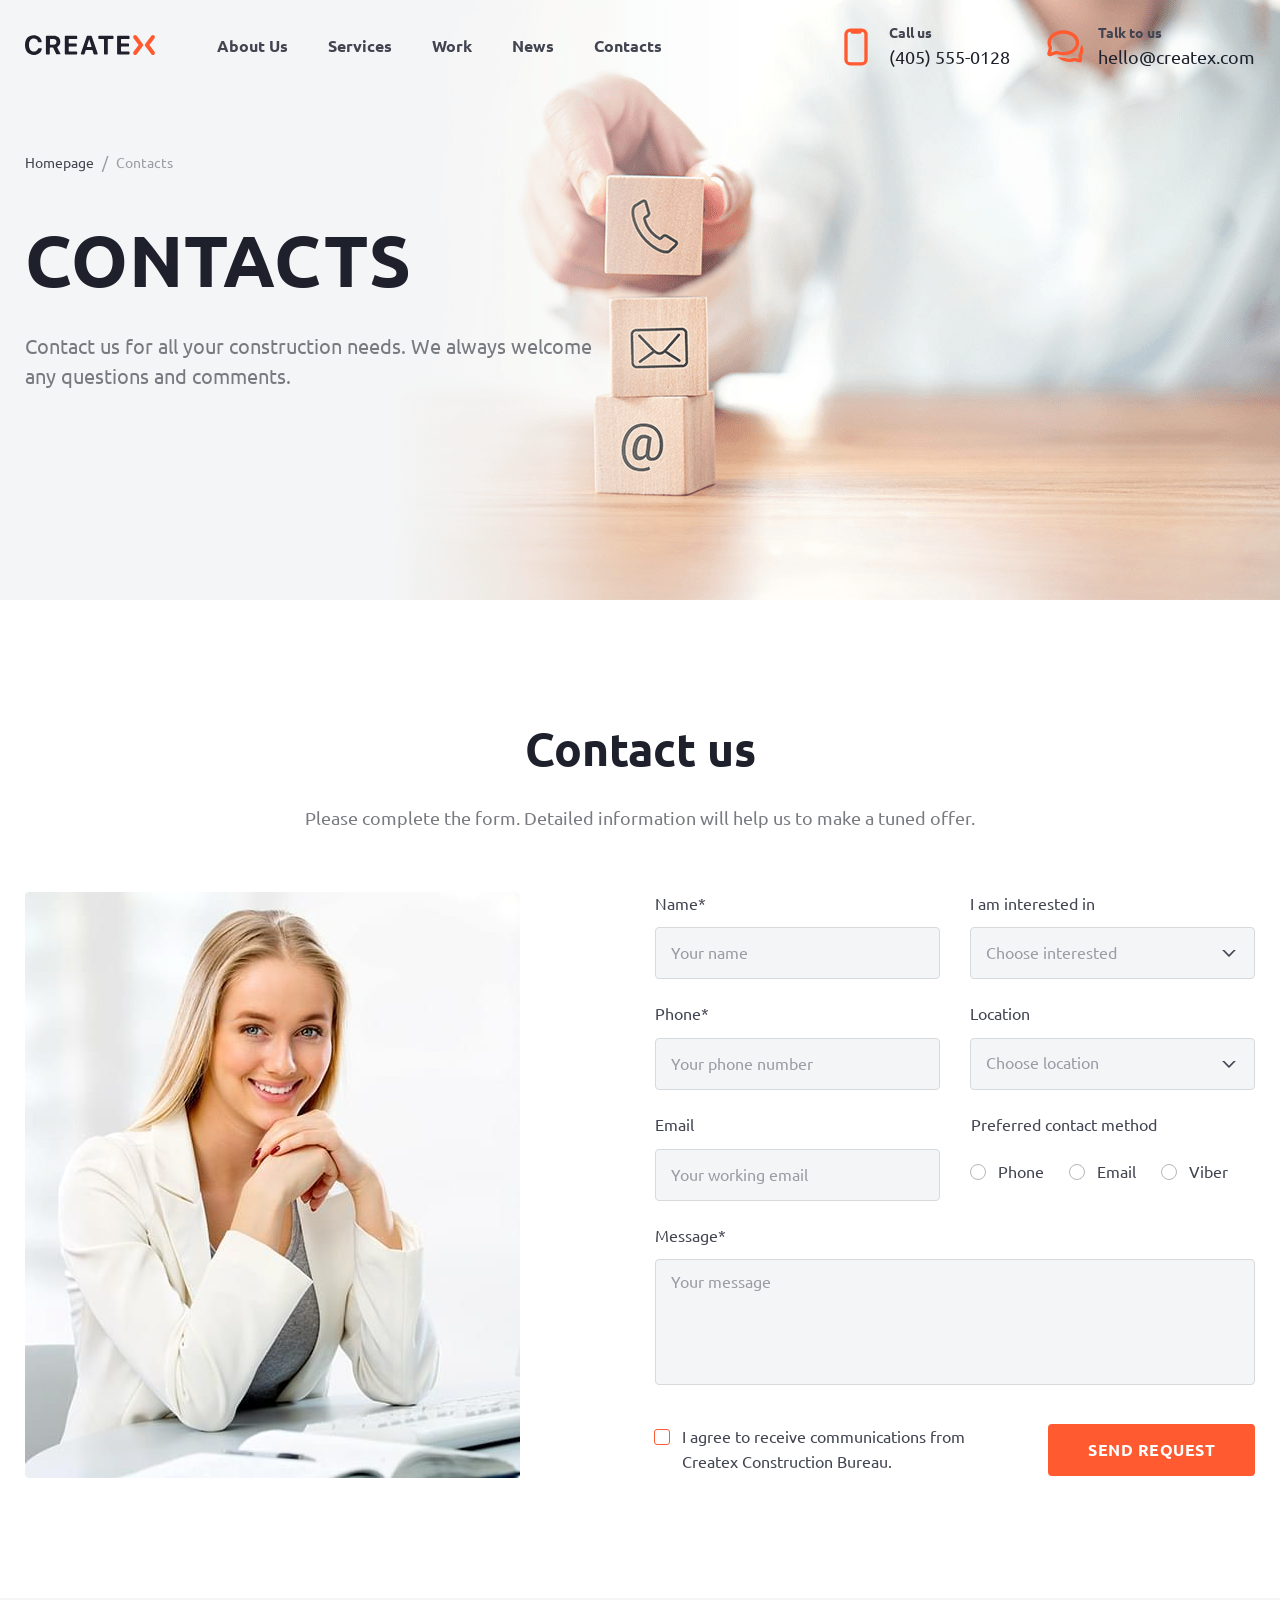
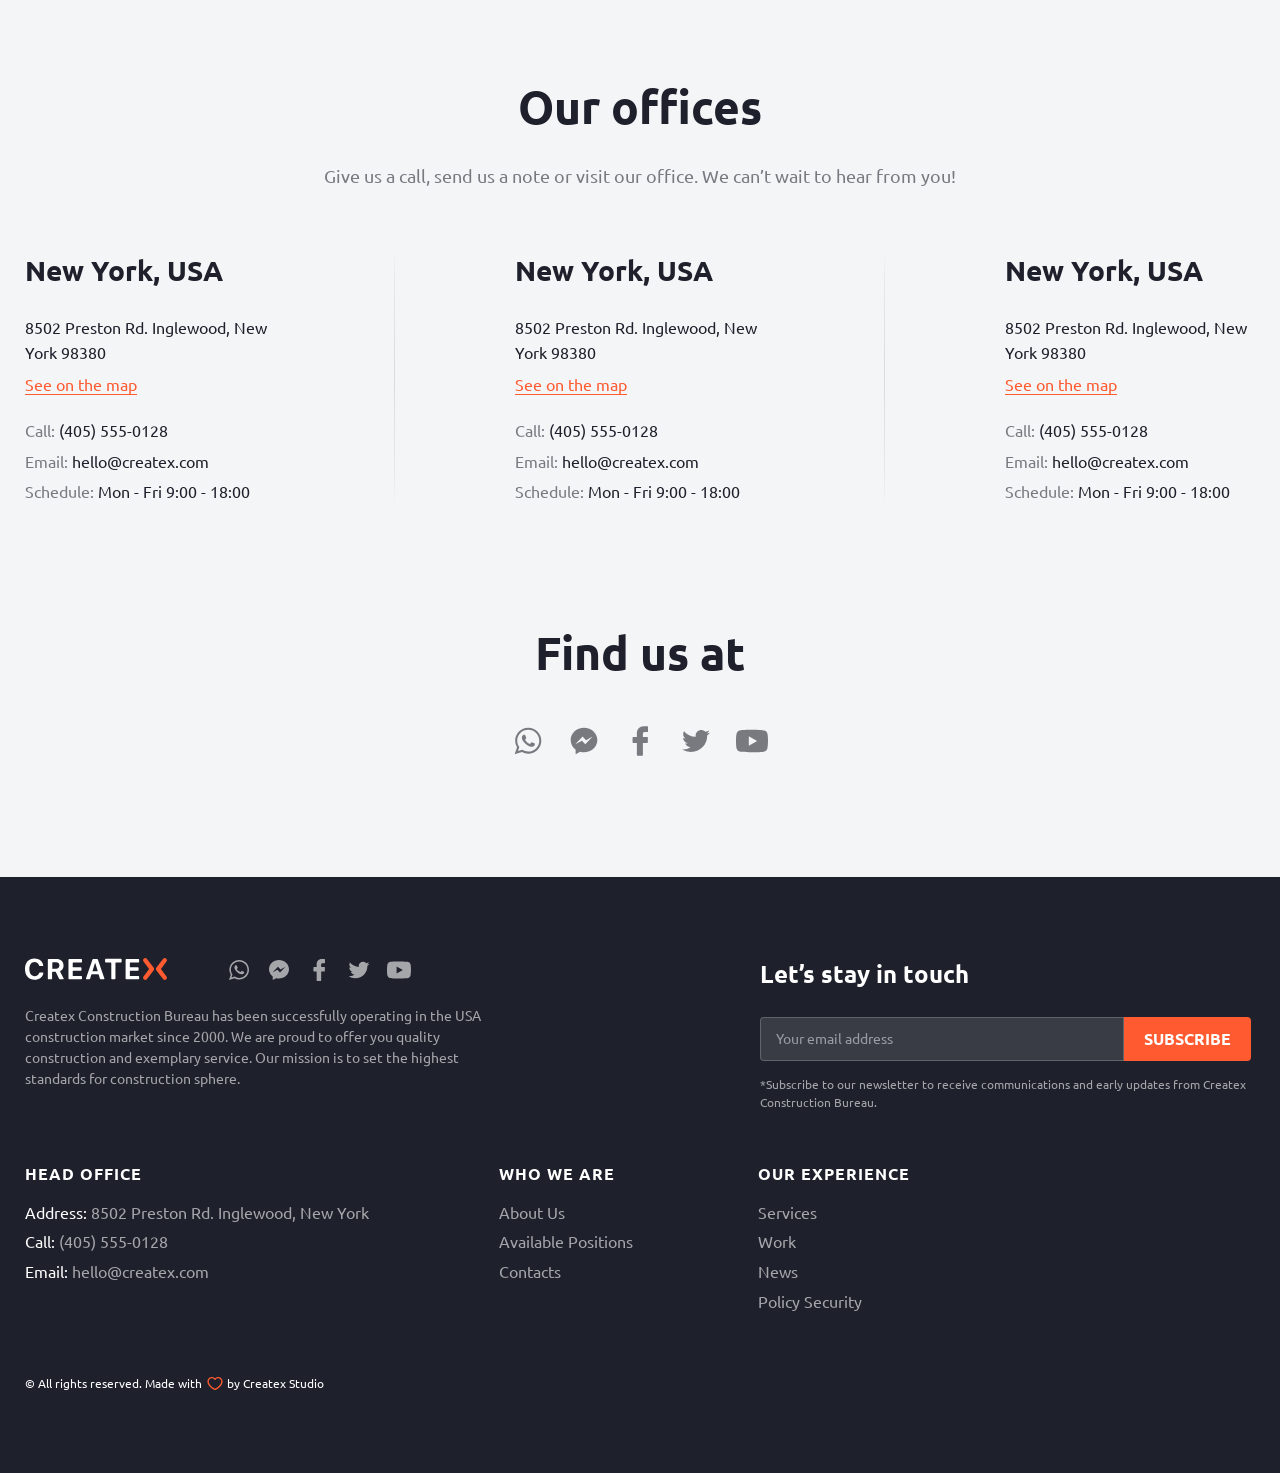
<file: contacts.html>
<!DOCTYPE html>
<html lang="en">

<head>
  <meta charset="UTF-8">
  <meta name="viewport" content="width=device-width,initial-scale=1">
  <link rel="shortcut icon" href="img/favicon.ico" type="image/x-icon">
  <meta http-equiv="X-UA-Compatible" content="ie=edge">
  <meta name="theme-color" content="#111111">
  <title>Createx Construction</title>
  <link rel="stylesheet" href="css/vendor.css">
  <link rel="stylesheet" href="css/main.css">
</head>

<body>
  <div class="site-container">
    <header class="header header--secondary">
      <div class="container header__container"><a href="index.html" class="logo"><img src="img/logo.svg"
            alt="Createx Logo"></a>
        <nav class="nav header__nav">
          <ul class="nav__list list-reset">
            <li class="nav__item"><a href="about.html" class="nav__link">About Us</a></li>
            <li class="nav__item"><a href="services.html" class="nav__link">Services</a></li>
            <li class="nav__item"><a href="work.html" class="nav__link">Work</a></li>
            <li class="nav__item"><a href="news.html" class="nav__link">News</a></li>
            <li class="nav__item"><a href="contacts.html" class="nav__link">Contacts</a></li>
          </ul>
          <div class="header-contacts header-contacts--nav"><a href="tel:4055550128"
              class="header-contacts__link contacts-link contacts-link--call"><span class="contacts-link__caption">Call
                us</span> <span class="contacts-link__value">(405) 555-0128</span> </a><a
              href="mailto:hello@createx.com" class="header-contacts__link contacts-link contacts-link--mail"><span
                class="contacts-link__caption">Talk to us</span> <span
                class="contacts-link__value">hello@createx.com</span></a></div>
        </nav>
        <div class="header-contacts"><a href="tel:4055550128"
            class="header-contacts__link contacts-link contacts-link--call"><span class="contacts-link__caption">Call
              us</span> <span class="contacts-link__value">(405) 555-0128</span> </a><a href="mailto:hello@createx.com"
            class="header-contacts__link contacts-link contacts-link--mail"><span class="contacts-link__caption">Talk to
              us</span> <span class="contacts-link__value">hello@createx.com</span></a></div><button
          class="btn-reset burger" aria-label="Открыть меню"><span class="burger__line"></span></button>
      </div>
    </header>
    <main>
      <section class="page-hero page-hero--contacts">
        <div class="container">
          <ul class="list-reset breadcrumbs page-hero__breadcrumbs">
            <li class="breadcrumbs__item"><a href="#" class="breadcrumbs__link">Homepage</a></li>
            <li class="breadcrumbs__item"><a class="breadcrumbs__link">Contacts</a></li>
          </ul>
          <h1 class="page-hero__title">Contacts</h1>
          <p class="page-hero__descr">Contact&nbsp;us for all your construction needs. We&nbsp;always welcome any
            questions and comments.</p>
        </div>
      </section>
      <section class="contacts">
        <div class="container">
          <h2 class="title title--center">Contact us</h2>
          <p class="descr descr--center">Please complete the form. Detailed information will help&nbsp;us to&nbsp;make
            a&nbsp;tuned offer.</p>
          <div class="contacts__content"><img class="contacts__image" src="img/contacts-image.jpg" alt=""
              aria-hidden="true">
            <form action="#" class="form-contacts">
              <div class="form-contacts__line"><label class="form-field form-field--gray form-contacts__field"><span
                    class="form-field__caption">Name*</span> <input type="email" name="name" required
                    placeholder="Your name" class="form-field__input"></label> <label
                  class="form-field form-field--gray form-contacts__field"><span class="form-field__caption">I am
                    interested in</span> <select name="insterested" class="form-field__select">
                    <option value="">Choose interested</option>
                    <option value="Interior_Design">Interior Design</option>
                  </select></label></div>
              <div class="form-contacts__line"><label class="form-field form-field--gray form-contacts__field"><span
                    class="form-field__caption">Phone*</span> <input type="tel" name="phone" required
                    placeholder="Your phone number" class="form-field__input"></label> <label
                  class="form-field form-field--gray form-contacts__field"><span
                    class="form-field__caption">Location</span> <select name="location" class="form-field__select"
                    required>
                    <option value="">Choose location</option>
                    <option value="New_York">New York</option>
                  </select></label></div>
              <div class="form-contacts__line"><label class="form-field form-field--gray form-contacts__field"><span
                    class="form-field__caption">Email</span> <input type="email" name="email"
                    placeholder="Your working email" class="form-field__input"></label>
                <fieldset class="form-field form-contacts__fields">
                  <legend class="form-field__caption">Preferred contact method</legend>
                  <div class="form-field__flex"><label class="custom-radio form-contacts__radio"><input type="radio"
                        name="contact_method" value="Phone" class="custom-radio__input"> <span
                        class="custom-radio__text">Phone</span></label> <label
                      class="custom-radio form-contacts__radio"><input type="radio" name="contact_method" value="Email"
                        class="custom-radio__input"> <span class="custom-radio__text">Email</span></label> <label
                      class="custom-radio form-contacts__radio"><input type="radio" name="contact_method" value="Viber"
                        class="custom-radio__input"> <span class="custom-radio__text">Viber</span></label></div>
                </fieldset>
              </div><label class="form-field form-field--gray form-contacts__field form-contacts__field--big"><span
                  class="form-field__caption">Message*</span> <textarea name="message" placeholder="Your message"
                  class="form-field__input form-field__input--big"></textarea></label>
              <div class="form-contacts__bottom"><label class="custom-checkbox form-contacts__checkbox"><input
                    type="checkbox" class="custom-checkbox__input"> <span class="custom-checkbox__text">I agree to
                    receive communications from Createx Construction Bureau.</span></label> <button
                  class="form-contacts__btn btn btn--fill" type="submit">Send Request</button></div>
            </form>
          </div>
        </div>
      </section>
      <section class="contacts-info">
        <div class="container">
          <h2 class="title title--center">Our offices</h2>
          <p class="descr descr--center">Give&nbsp;us a&nbsp;call, send&nbsp;us a&nbsp;note or&nbsp;visit our office.
            We&nbsp;can&rsquo;t wait to&nbsp;hear from you!</p>
          <ul class="list-reset contacts-info__list">
            <li class="contacts-info__item">
              <h3 class="contacts-info__subtitle">New York, USA</h3>
              <address class="contacts-info__address">8502 Preston Rd. Inglewood, New York 98380</address><a href="#"
                class="contacts-info__link">See on the map</a>
              <div class="contacts-info__bottom">
                <div class="contacts-info__element">Call: <a href="tel:4055550128" class="contacts-info__value">(405)
                    555-0128</a></div>
                <div class="contacts-info__element">Email: <a href="mailto:hello@createx.com"
                    class="contacts-info__value">hello@createx.com</a></div>
                <div class="contacts-info__element">Schedule: <span class="contacts-info__value">Mon - Fri 9:00 -
                    18:00</span></div>
              </div>
            </li>
            <li class="contacts-info__item">
              <h3 class="contacts-info__subtitle">New York, USA</h3>
              <address class="contacts-info__address">8502 Preston Rd. Inglewood, New York 98380</address><a href="#"
                class="contacts-info__link">See on the map</a>
              <div class="contacts-info__bottom">
                <div class="contacts-info__element">Call: <a href="tel:4055550128" class="contacts-info__value">(405)
                    555-0128</a></div>
                <div class="contacts-info__element">Email: <a href="mailto:hello@createx.com"
                    class="contacts-info__value">hello@createx.com</a></div>
                <div class="contacts-info__element">Schedule: <span class="contacts-info__value">Mon - Fri 9:00 -
                    18:00</span></div>
              </div>
            </li>
            <li class="contacts-info__item">
              <h3 class="contacts-info__subtitle">New York, USA</h3>
              <address class="contacts-info__address">8502 Preston Rd. Inglewood, New York 98380</address><a href="#"
                class="contacts-info__link">See on the map</a>
              <div class="contacts-info__bottom">
                <div class="contacts-info__element">Call: <a href="tel:4055550128" class="contacts-info__value">(405)
                    555-0128</a></div>
                <div class="contacts-info__element">Email: <a href="mailto:hello@createx.com"
                    class="contacts-info__value">hello@createx.com</a></div>
                <div class="contacts-info__element">Schedule: <span class="contacts-info__value">Mon - Fri 9:00 -
                    18:00</span></div>
              </div>
            </li>
          </ul>
          <h2 class="title title--center contacts-info__soc">Find us at</h2>
          <ul class="social contacts-info__social list-reset">
            <li class="social__item"><a href="#" target="_blank" class="social__link" aria-label="WhatsApp"><svg>
                  <use xlink:href="img/sprite.svg#whats"></use>
                </svg></a></li>
            <li class="social__item"><a href="#" target="_blank" class="social__link" aria-label="Messenger"><svg>
                  <use xlink:href="img/sprite.svg#mess"></use>
                </svg></a></li>
            <li class="social__item"><a href="#" target="_blank" class="social__link" aria-label="Facebook"><svg>
                  <use xlink:href="img/sprite.svg#facebook"></use>
                </svg></a></li>
            <li class="social__item"><a href="#" target="_blank" class="social__link" aria-label="Twitter"><svg>
                  <use xlink:href="img/sprite.svg#twitter"></use>
                </svg></a></li>
            <li class="social__item"><a href="#" target="_blank" class="social__link" aria-label="Youtube"><svg>
                  <use xlink:href="img/sprite.svg#youtube"></use>
                </svg></a></li>
          </ul>
        </div>
      </section>
    </main>
    <footer class="footer"><a href="#page" data-scroll class="to-top"><span class="to-top__text">Go to top</span> <span
          class="to-top__icon"><svg>
            <use xlink:href="img/sprite.svg#to-top"></use>
          </svg></span></a>
      <div class="container footer__container grid">
        <div class="footer__left">
          <div class="footer__top"><a href="index.html" class="logo footer__logo"><img src="img/logo-footer.svg"
                alt="Createx Logo"></a>
            <ul class="social footer__social list-reset">
              <li class="social__item"><a href="#" target="_blank" class="social__link" aria-label="WhatsApp"><svg>
                    <use xlink:href="img/sprite.svg#whats"></use>
                  </svg></a></li>
              <li class="social__item"><a href="#" target="_blank" class="social__link" aria-label="Messenger"><svg>
                    <use xlink:href="img/sprite.svg#mess"></use>
                  </svg></a></li>
              <li class="social__item"><a href="#" target="_blank" class="social__link" aria-label="Facebook"><svg>
                    <use xlink:href="img/sprite.svg#facebook"></use>
                  </svg></a></li>
              <li class="social__item"><a href="#" target="_blank" class="social__link" aria-label="Twitter"><svg>
                    <use xlink:href="img/sprite.svg#twitter"></use>
                  </svg></a></li>
              <li class="social__item"><a href="#" target="_blank" class="social__link" aria-label="Youtube"><svg>
                    <use xlink:href="img/sprite.svg#youtube"></use>
                  </svg></a></li>
            </ul>
          </div>
          <p class="footer__descr">Createx Construction Bureau has been successfully operating in&nbsp;the USA
            construction market since 2000. We&nbsp;are proud to&nbsp;offer you quality construction and exemplary
            service. Our mission is&nbsp;to&nbsp;set the highest standards for construction sphere.</p>
        </div>
        <form action="#" class="footer-form footer__form">
          <h3 class="footer-form__title">Let’s stay in touch</h3>
          <div class="footer-form__items"><label class="form-field form-field--gray contacts-form__field"><input
                type="email" name="email" placeholder="Your email address" class="form-field__input"></label> <button
              class="footer-form__btn btn btn--fill">Subscribe</button></div>
          <p class="footer-form__descr">*Subscribe to&nbsp;our newsletter to&nbsp;receive communications and early
            updates from Createx Construction Bureau.</p>
        </form>
        <address class="footer-address footer__address">
          <h3 class="footer-address__title footer-title">Head Office</h3><span class="footer-address__item"><span
              class="footer-address__name">Address:</span> 8502 Preston Rd. Inglewood, New York </span><span
            class="footer-address__item"><span class="footer-address__name">Call:</span> <a href="tel:4055550128">(405)
              555-0128</a> </span><span class="footer-address__item"><span class="footer-address__name">Email:</span> <a
              href="mailto:hello@createx.com">hello@createx.com</a></span>
        </address>
        <nav class="footer-nav footer__nav" title="secondary navigation">
          <div class="footer-nav__col">
            <h3 class="footer-nav__title footer-title">Who we are</h3>
            <ul class="list-reset footer-nav__list">
              <li class="footer-nav__item"><a href="about.html" class="footer-nav__link">About Us</a></li>
              <li class="footer-nav__item"><a href="#" class="footer-nav__link">Available Positions</a></li>
              <li class="footer-nav__item"><a href="contacts.html" class="footer-nav__link">Contacts</a></li>
            </ul>
          </div>
          <div class="footer-nav__col">
            <h3 class="footer-nav__title footer-title">Our Experience</h3>
            <ul class="list-reset footer-nav__list">
              <li class="footer-nav__item"><a href="services.html" class="footer-nav__link">Services</a></li>
              <li class="footer-nav__item"><a href="work.html" class="footer-nav__link">Work</a></li>
              <li class="footer-nav__item"><a href="news.html" class="footer-nav__link">News</a></li>
                <li class="footer-nav__item"><a href="policy.html" class="footer-nav__link">Policy Security</a></li>
            </ul>
          </div>
        </nav><small class="footer__copyright">&copy;&nbsp;All rights reserved. Made with <span>by Createx
            Studio</span></small>
      </div>
    </footer>
    <div class="overlay"></div>
  </div>
  <script src="js/vendor.js"></script>
  <script src="js/main.js"></script>
</body>

</html>
</file>
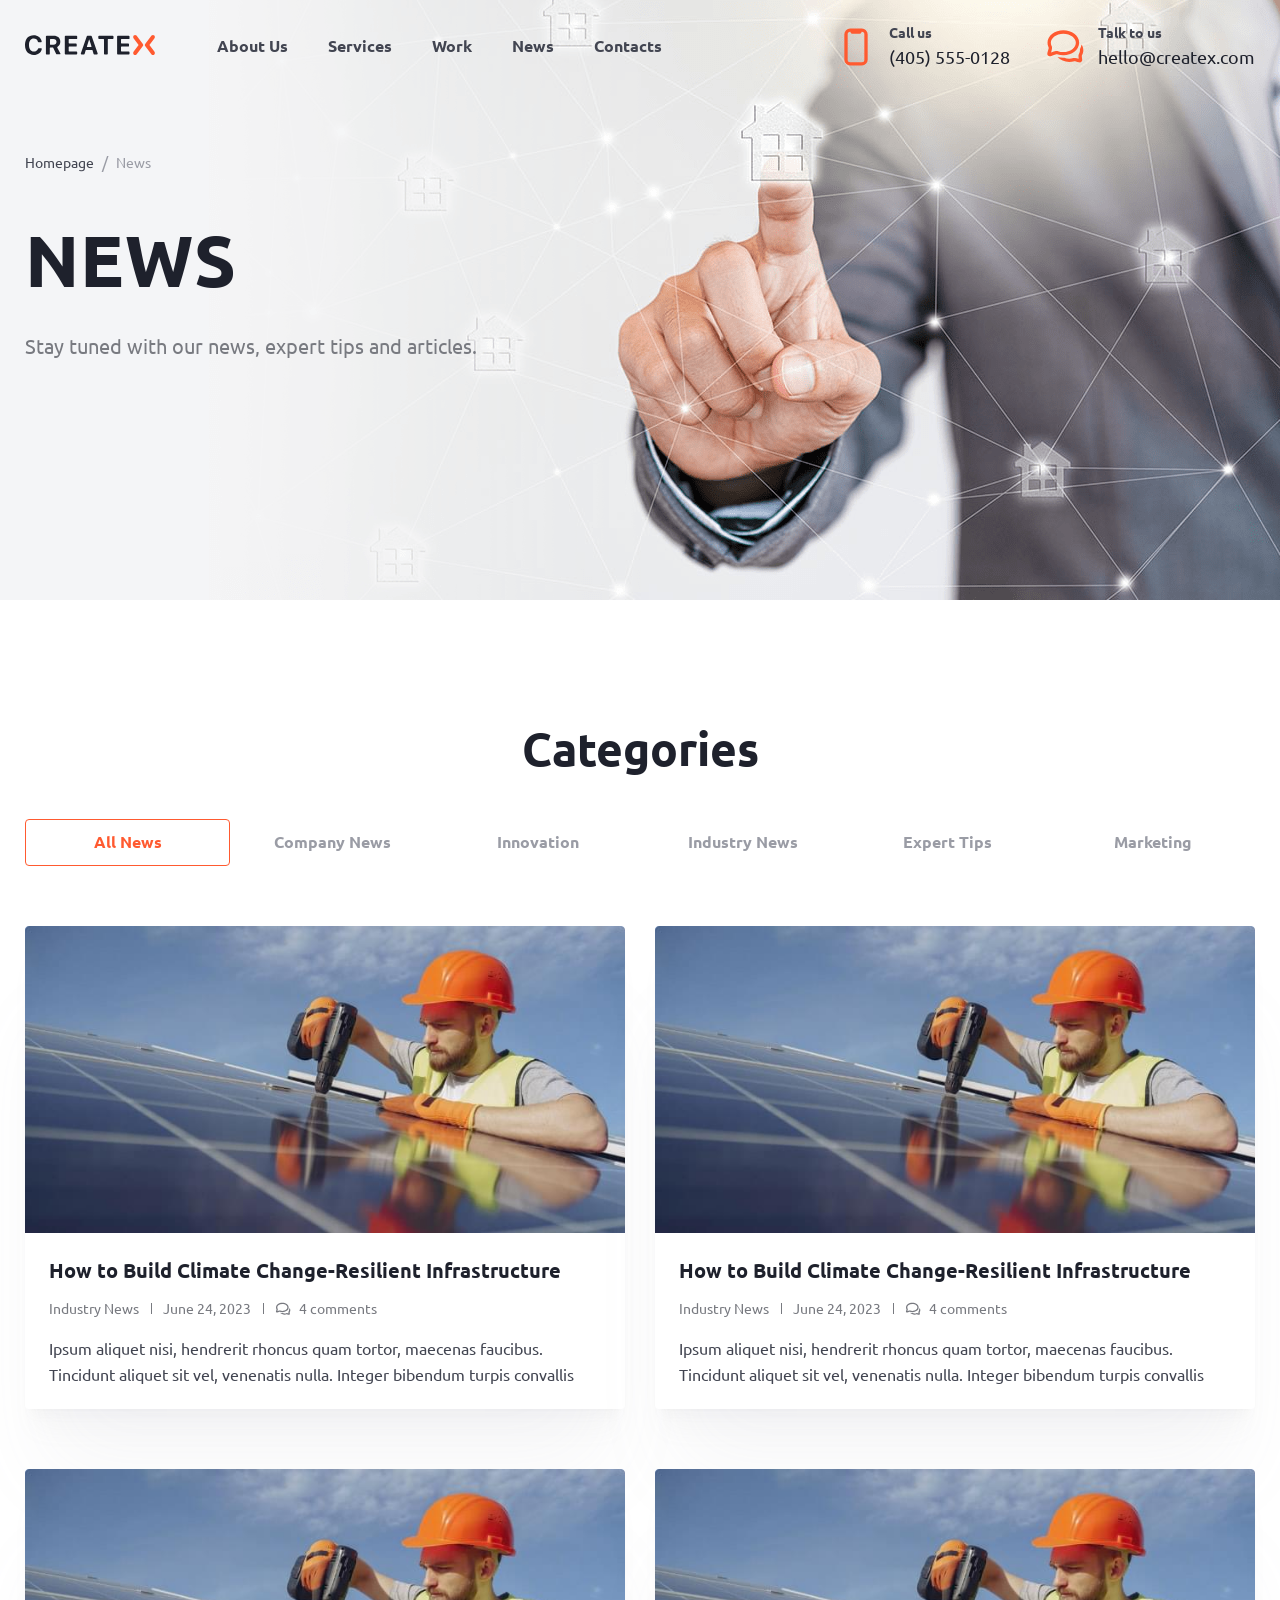
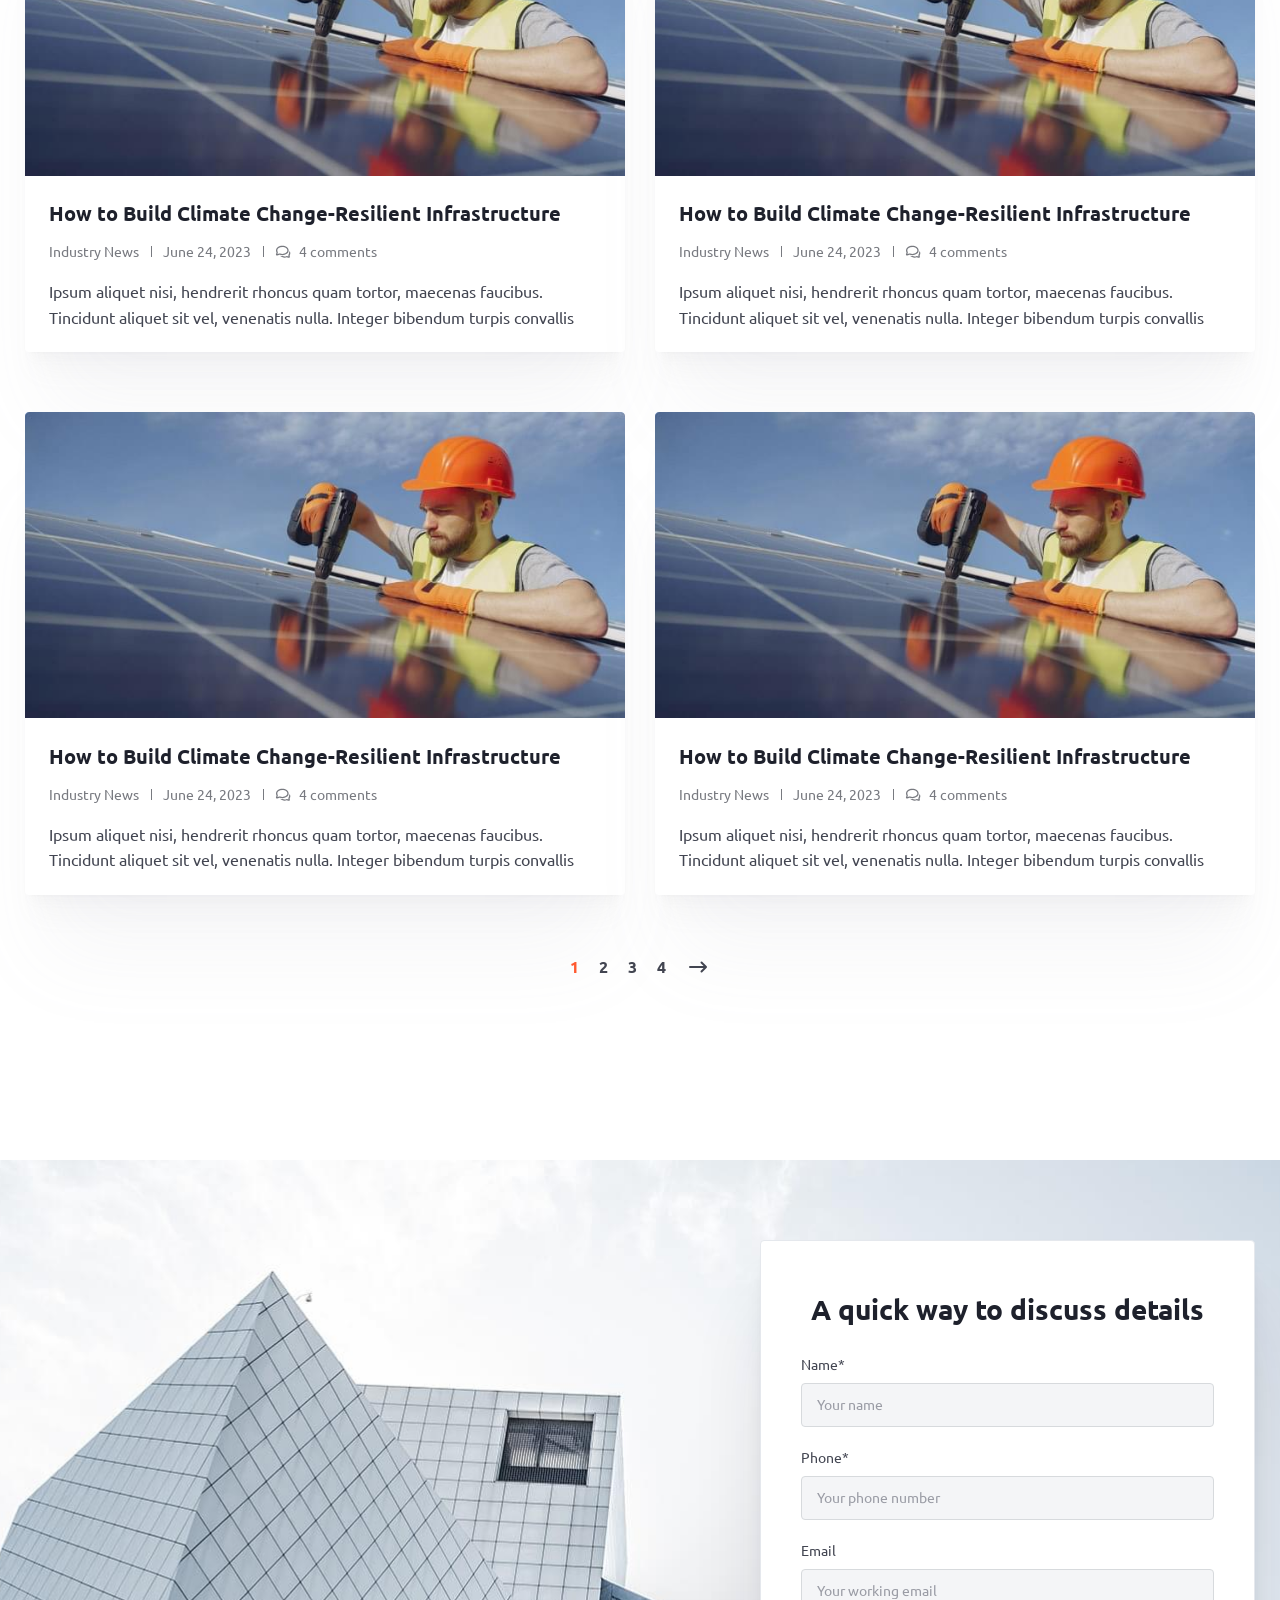
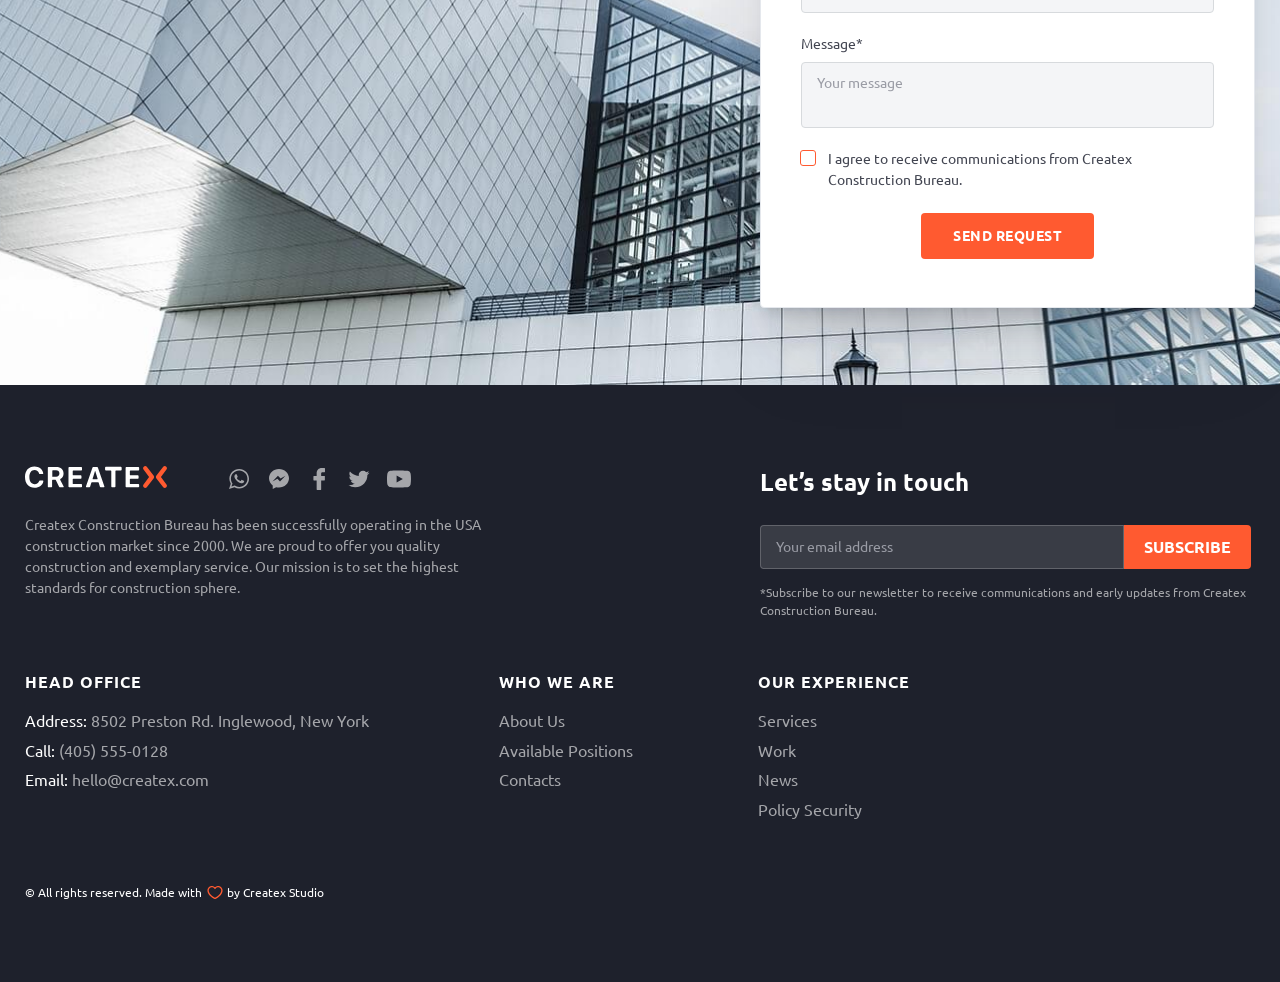
<file: news.html>
<!DOCTYPE html>
<html lang="en">

<head>
  <meta charset="UTF-8">
  <meta name="viewport" content="width=device-width,initial-scale=1">
  <link rel="shortcut icon" href="img/favicon.ico" type="image/x-icon">
  <meta http-equiv="X-UA-Compatible" content="ie=edge">
  <meta name="theme-color" content="#111111">
  <title>Createx Construction</title>
  <link rel="stylesheet" href="css/vendor.css">
  <link rel="stylesheet" href="css/main.css">
</head>

<body>
  <div class="site-container">
    <header class="header header--secondary">
      <div class="container header__container"><a href="index.html" class="logo"><img src="img/logo.svg"
            alt="Createx Logo"></a>
        <nav class="nav header__nav">
          <ul class="nav__list list-reset">
            <li class="nav__item"><a href="about.html" class="nav__link">About Us</a></li>
            <li class="nav__item"><a href="services.html" class="nav__link">Services</a></li>
            <li class="nav__item"><a href="work.html" class="nav__link">Work</a></li>
            <li class="nav__item"><a href="news.html" class="nav__link">News</a></li>
            <li class="nav__item"><a href="contacts.html" class="nav__link">Contacts</a></li>
          </ul>
          <div class="header-contacts header-contacts--nav"><a href="tel:4055550128"
              class="header-contacts__link contacts-link contacts-link--call"><span class="contacts-link__caption">Call
                us</span> <span class="contacts-link__value">(405) 555-0128</span> </a><a
              href="mailto:hello@createx.com" class="header-contacts__link contacts-link contacts-link--mail"><span
                class="contacts-link__caption">Talk to us</span> <span
                class="contacts-link__value">hello@createx.com</span></a></div>
        </nav>
        <div class="header-contacts"><a href="tel:4055550128"
            class="header-contacts__link contacts-link contacts-link--call"><span class="contacts-link__caption">Call
              us</span> <span class="contacts-link__value">(405) 555-0128</span> </a><a href="mailto:hello@createx.com"
            class="header-contacts__link contacts-link contacts-link--mail"><span class="contacts-link__caption">Talk to
              us</span> <span class="contacts-link__value">hello@createx.com</span></a></div><button
          class="btn-reset burger" aria-label="Открыть меню"><span class="burger__line"></span></button>
      </div>
    </header>
    <main>
      <section class="page-hero page-hero--news">
        <div class="container">
          <ul class="list-reset breadcrumbs page-hero__breadcrumbs">
            <li class="breadcrumbs__item"><a href="#" class="breadcrumbs__link">Homepage</a></li>
            <li class="breadcrumbs__item"><a class="breadcrumbs__link">News</a></li>
          </ul>
          <h1 class="page-hero__title">News</h1>
          <p class="page-hero__descr">Stay tuned with our news, expert tips and articles.</p>
        </div>
      </section>
      <section class="categories">
        <div class="container">
          <h2 class="title title--center categories__title">Categories</h2>
          <ul class="list-reset categories-nav">
            <li class="categories-nav__item"><button
                class="btn-reset categories-nav__btn categories-nav__btn--active">All News</button></li>
            <li class="categories-nav__item"><button class="btn-reset categories-nav__btn">Company News</button></li>
            <li class="categories-nav__item"><button class="btn-reset categories-nav__btn">Innovation</button></li>
            <li class="categories-nav__item"><button class="btn-reset categories-nav__btn">Industry News</button></li>
            <li class="categories-nav__item"><button class="btn-reset categories-nav__btn">Expert Tips</button></li>
            <li class="categories-nav__item"><button class="btn-reset categories-nav__btn">Marketing</button></li>
          </ul>
          <ul class="list-reset categories-list grid">
            <li class="categories-list__item">
              <article class="news-article"><img src="img/recent-article-1.jpg" alt="article 1"
                  class="news-article__image">
                <div class="news-article__text">
                  <h3 class="news-article__title"><a href="post.html" class="news-article__link">How to&nbsp;Build
                      Climate Change-Resilient Infrastructure</a></h3>
                  <div class="news-article__meta article-meta"><a href="#" class="article-meta__item">Industry News</a>
                    <time class="article-meta__item" datetime="2023-06-24 19:00">June 24, 2023</time> <span
                      class="article-meta__item article-meta__item--comments">4 comments</span></div>
                  <p class="news-article__descr">Ipsum aliquet nisi, hendrerit rhoncus quam tortor, maecenas faucibus.
                    Tincidunt aliquet sit vel, venenatis nulla. Integer bibendum turpis convallis enim, nibh
                    convallis...</p>
                </div>
              </article>
            </li>
            <li class="categories-list__item">
              <article class="news-article"><img src="img/recent-article-1.jpg" alt="article 1"
                  class="news-article__image">
                <div class="news-article__text">
                  <h3 class="news-article__title"><a href="post.html" class="news-article__link">How to&nbsp;Build
                      Climate Change-Resilient Infrastructure</a></h3>
                  <div class="news-article__meta article-meta"><a href="post.html" class="article-meta__item">Industry
                      News</a> <time class="article-meta__item" datetime="2023-06-24 19:00">June 24, 2023</time> <span
                      class="article-meta__item article-meta__item--comments">4 comments</span></div>
                  <p class="news-article__descr">Ipsum aliquet nisi, hendrerit rhoncus quam tortor, maecenas faucibus.
                    Tincidunt aliquet sit vel, venenatis nulla. Integer bibendum turpis convallis enim, nibh
                    convallis...</p>
                </div>
              </article>
            </li>
            <li class="categories-list__item">
              <article class="news-article"><img src="img/recent-article-1.jpg" alt="article 1"
                  class="news-article__image">
                <div class="news-article__text">
                  <h3 class="news-article__title"><a href="post.html" class="news-article__link">How to&nbsp;Build
                      Climate Change-Resilient Infrastructure</a></h3>
                  <div class="news-article__meta article-meta"><a href="#" class="article-meta__item">Industry News</a>
                    <time class="article-meta__item" datetime="2023-06-24 19:00">June 24, 2023</time> <span
                      class="article-meta__item article-meta__item--comments">4 comments</span></div>
                  <p class="news-article__descr">Ipsum aliquet nisi, hendrerit rhoncus quam tortor, maecenas faucibus.
                    Tincidunt aliquet sit vel, venenatis nulla. Integer bibendum turpis convallis enim, nibh
                    convallis...</p>
                </div>
              </article>
            </li>
            <li class="categories-list__item">
              <article class="news-article"><img src="img/recent-article-1.jpg" alt="article 1"
                  class="news-article__image">
                <div class="news-article__text">
                  <h3 class="news-article__title"><a href="post.html" class="news-article__link">How to&nbsp;Build
                      Climate Change-Resilient Infrastructure</a></h3>
                  <div class="news-article__meta article-meta"><a href="#" class="article-meta__item">Industry News</a>
                    <time class="article-meta__item" datetime="2023-06-24 19:00">June 24, 2023</time> <span
                      class="article-meta__item article-meta__item--comments">4 comments</span></div>
                  <p class="news-article__descr">Ipsum aliquet nisi, hendrerit rhoncus quam tortor, maecenas faucibus.
                    Tincidunt aliquet sit vel, venenatis nulla. Integer bibendum turpis convallis enim, nibh
                    convallis...</p>
                </div>
              </article>
            </li>
            <li class="categories-list__item">
              <article class="news-article"><img src="img/recent-article-1.jpg" alt="article 1"
                  class="news-article__image">
                <div class="news-article__text">
                  <h3 class="news-article__title"><a href="post.html" class="news-article__link">How to&nbsp;Build
                      Climate Change-Resilient Infrastructure</a></h3>
                  <div class="news-article__meta article-meta"><a href="#" class="article-meta__item">Industry News</a>
                    <time class="article-meta__item" datetime="2023-06-24 19:00">June 24, 2023</time> <span
                      class="article-meta__item article-meta__item--comments">4 comments</span></div>
                  <p class="news-article__descr">Ipsum aliquet nisi, hendrerit rhoncus quam tortor, maecenas faucibus.
                    Tincidunt aliquet sit vel, venenatis nulla. Integer bibendum turpis convallis enim, nibh
                    convallis...</p>
                </div>
              </article>
            </li>
            <li class="categories-list__item">
              <article class="news-article"><img src="img/recent-article-1.jpg" alt="article 1"
                  class="news-article__image">
                <div class="news-article__text">
                  <h3 class="news-article__title"><a href="#" class="news-article__link">How to&nbsp;Build Climate
                      Change-Resilient Infrastructure</a></h3>
                  <div class="news-article__meta article-meta"><a href="#" class="article-meta__item">Industry News</a>
                    <time class="article-meta__item" datetime="2023-06-24 19:00">June 24, 2023</time> <span
                      class="article-meta__item article-meta__item--comments">4 comments</span></div>
                  <p class="news-article__descr">Ipsum aliquet nisi, hendrerit rhoncus quam tortor, maecenas faucibus.
                    Tincidunt aliquet sit vel, venenatis nulla. Integer bibendum turpis convallis enim, nibh
                    convallis...</p>
                </div>
              </article>
            </li>
          </ul>
          <ul class="list-reset categories-pag">
            <li class="categories-pag__item"><a href="#" class="categories-pag__link categories-pag__link--active">1</a>
            </li>
            <li class="categories-pag__item"><a href="#" class="categories-pag__link">2</a></li>
            <li class="categories-pag__item"><a href="#" class="categories-pag__link">3</a></li>
            <li class="categories-pag__item"><a href="#" class="categories-pag__link">4</a></li>
            <li class="categories-pag__item"><a href="#" class="categories-pag__link" aria-label="next page"><svg>
                  <use xlink:href="img/sprite.svg#right-arrow"></use>
                </svg></a></li>
          </ul>
        </div>
      </section>
      <section class="contacts-section">
        <h2 class="visually-hidden">Contacts</h2>
        <div class="container contacts-section__container">
          <form class="contacts-section__form contacts-form">
            <h3 class="contacts-form__title">A quick way to discuss details</h3><label
              class="form-field form-field--gray contacts-form__field"><span class="form-field__caption">Name*</span>
              <input type="text" name="name" placeholder="Your name" class="form-field__input"></label> <label
              class="form-field form-field--gray contacts-form__field"><span class="form-field__caption">Phone*</span>
              <input type="tel" name="phone" placeholder="Your phone number" class="form-field__input"></label> <label
              class="form-field form-field--gray contacts-form__field"><span class="form-field__caption">Email</span>
              <input type="email" name="email" placeholder="Your working email" class="form-field__input"></label>
            <label class="form-field form-field--gray contacts-form__field"><span
                class="form-field__caption">Message*</span> <textarea name="message" placeholder="Your message"
                class="form-field__input form-field__input--big"></textarea></label> <label
              class="custom-checkbox contacts-form__checkbox"><input type="checkbox" class="custom-checkbox__input">
              <span class="custom-checkbox__text">I agree to receive communications from Createx Construction
                Bureau.</span></label>
            <div class="centered"><button class="contacts-form__btn btn btn--fill" type="submit">Send Request</button>
            </div>
          </form>
        </div>
      </section>
    </main>
    <footer class="footer"><a href="#page" data-scroll class="to-top"><span class="to-top__text">Go to top</span> <span
          class="to-top__icon"><svg>
            <use xlink:href="img/sprite.svg#to-top"></use>
          </svg></span></a>
      <div class="container footer__container grid">
        <div class="footer__left">
          <div class="footer__top"><a href="index.html" class="logo footer__logo"><img src="img/logo-footer.svg"
                alt="Createx Logo"></a>
            <ul class="social footer__social list-reset">
              <li class="social__item"><a href="#" target="_blank" class="social__link" aria-label="WhatsApp"><svg>
                    <use xlink:href="img/sprite.svg#whats"></use>
                  </svg></a></li>
              <li class="social__item"><a href="#" target="_blank" class="social__link" aria-label="Messenger"><svg>
                    <use xlink:href="img/sprite.svg#mess"></use>
                  </svg></a></li>
              <li class="social__item"><a href="#" target="_blank" class="social__link" aria-label="Facebook"><svg>
                    <use xlink:href="img/sprite.svg#facebook"></use>
                  </svg></a></li>
              <li class="social__item"><a href="#" target="_blank" class="social__link" aria-label="Twitter"><svg>
                    <use xlink:href="img/sprite.svg#twitter"></use>
                  </svg></a></li>
              <li class="social__item"><a href="#" target="_blank" class="social__link" aria-label="Youtube"><svg>
                    <use xlink:href="img/sprite.svg#youtube"></use>
                  </svg></a></li>
            </ul>
          </div>
          <p class="footer__descr">Createx Construction Bureau has been successfully operating in&nbsp;the USA
            construction market since 2000. We&nbsp;are proud to&nbsp;offer you quality construction and exemplary
            service. Our mission is&nbsp;to&nbsp;set the highest standards for construction sphere.</p>
        </div>
        <form action="#" class="footer-form footer__form">
          <h3 class="footer-form__title">Let’s stay in touch</h3>
          <div class="footer-form__items"><label class="form-field form-field--gray contacts-form__field"><input
                type="email" name="email" placeholder="Your email address" class="form-field__input"></label> <button
              class="footer-form__btn btn btn--fill">Subscribe</button></div>
          <p class="footer-form__descr">*Subscribe to&nbsp;our newsletter to&nbsp;receive communications and early
            updates from Createx Construction Bureau.</p>
        </form>
        <address class="footer-address footer__address">
          <h3 class="footer-address__title footer-title">Head Office</h3><span class="footer-address__item"><span
              class="footer-address__name">Address:</span> 8502 Preston Rd. Inglewood, New York </span><span
            class="footer-address__item"><span class="footer-address__name">Call:</span> <a href="tel:4055550128">(405)
              555-0128</a> </span><span class="footer-address__item"><span class="footer-address__name">Email:</span> <a
              href="mailto:hello@createx.com">hello@createx.com</a></span>
        </address>
        <nav class="footer-nav footer__nav" title="secondary navigation">
          <div class="footer-nav__col">
            <h3 class="footer-nav__title footer-title">Who we are</h3>
            <ul class="list-reset footer-nav__list">
              <li class="footer-nav__item"><a href="about.html" class="footer-nav__link">About Us</a></li>
              <li class="footer-nav__item"><a href="#" class="footer-nav__link">Available Positions</a></li>
              <li class="footer-nav__item"><a href="contacts.html" class="footer-nav__link">Contacts</a></li>
            </ul>
          </div>
          <div class="footer-nav__col">
            <h3 class="footer-nav__title footer-title">Our Experience</h3>
            <ul class="list-reset footer-nav__list">
              <li class="footer-nav__item"><a href="services.html" class="footer-nav__link">Services</a></li>
              <li class="footer-nav__item"><a href="work.html" class="footer-nav__link">Work</a></li>
              <li class="footer-nav__item"><a href="news.html" class="footer-nav__link">News</a></li>
                <li class="footer-nav__item"><a href="policy.html" class="footer-nav__link">Policy Security</a></li>
            </ul>
          </div>
        </nav><small class="footer__copyright">&copy;&nbsp;All rights reserved. Made with <span>by Createx
            Studio</span></small>
      </div>
    </footer>
    <div class="overlay"></div>
  </div>
  <script src="js/vendor.js"></script>
  <script src="js/main.js"></script>
</body>

</html>
</file>
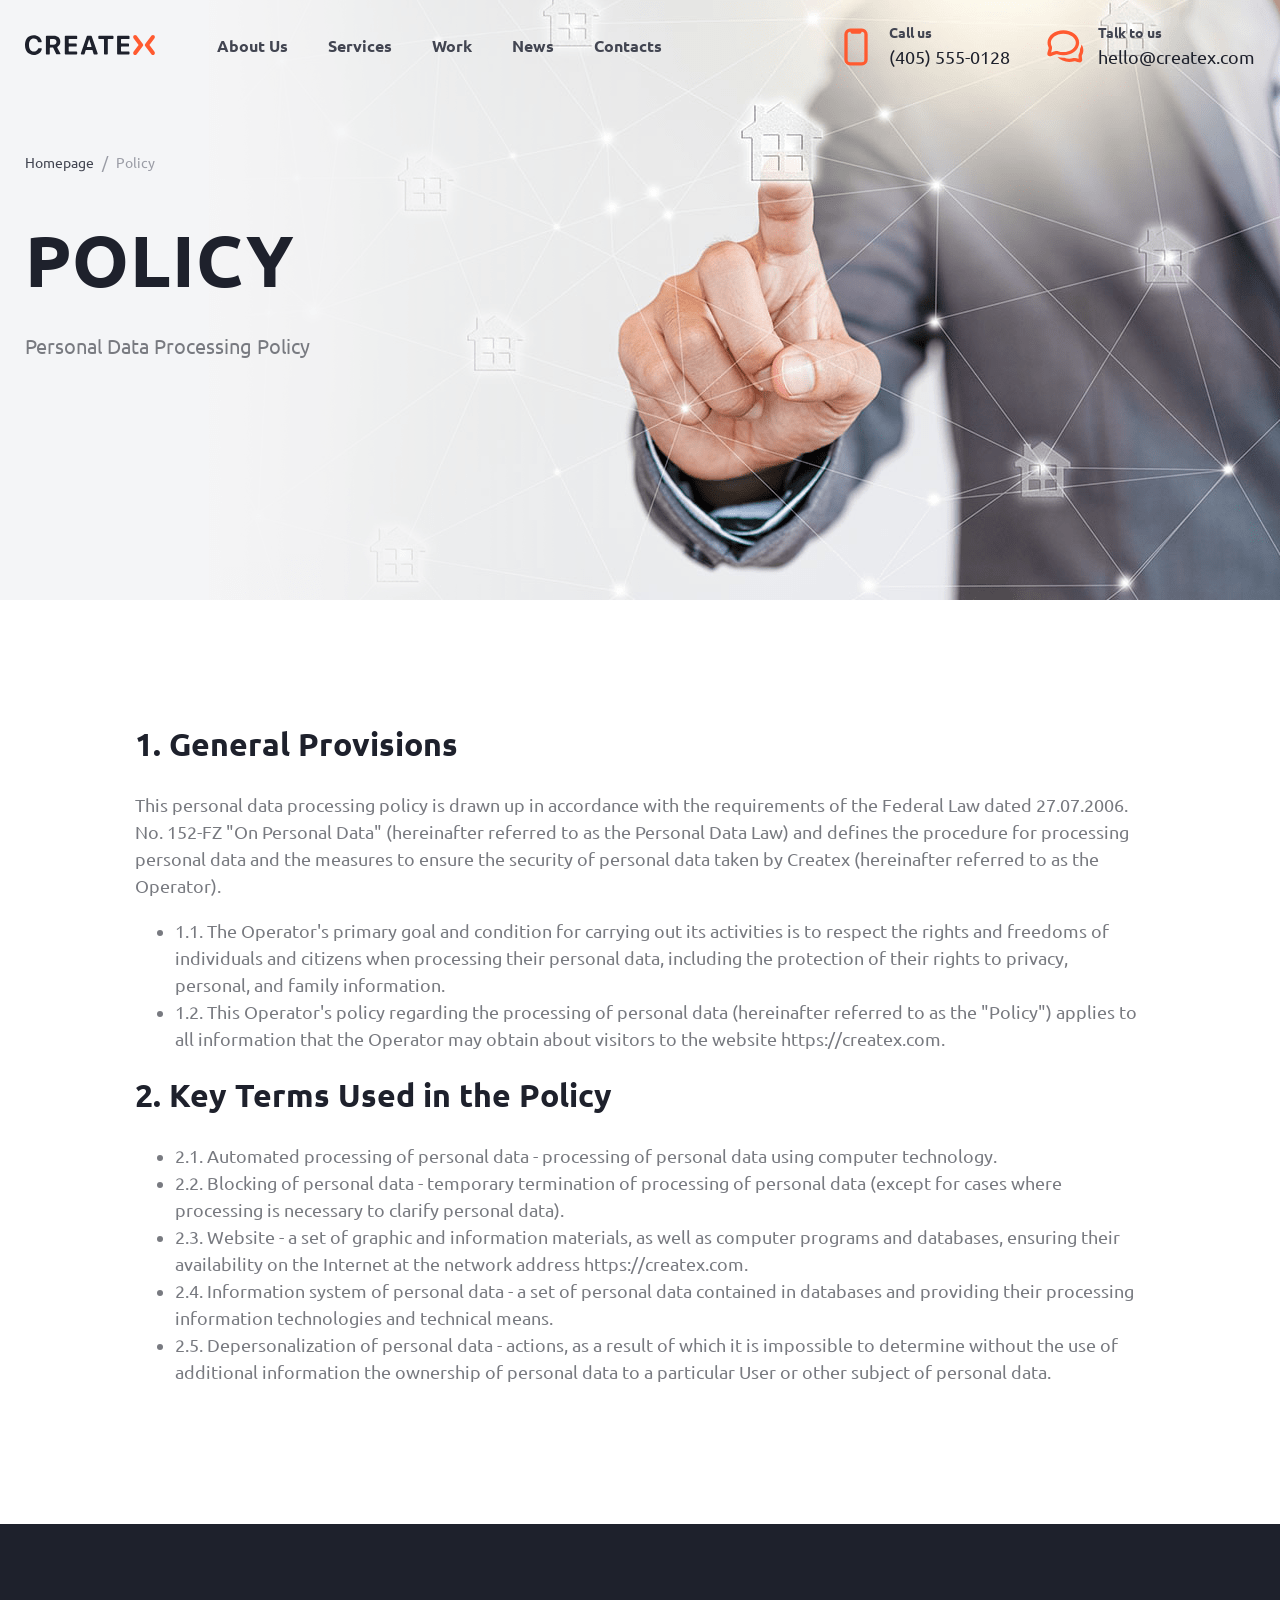
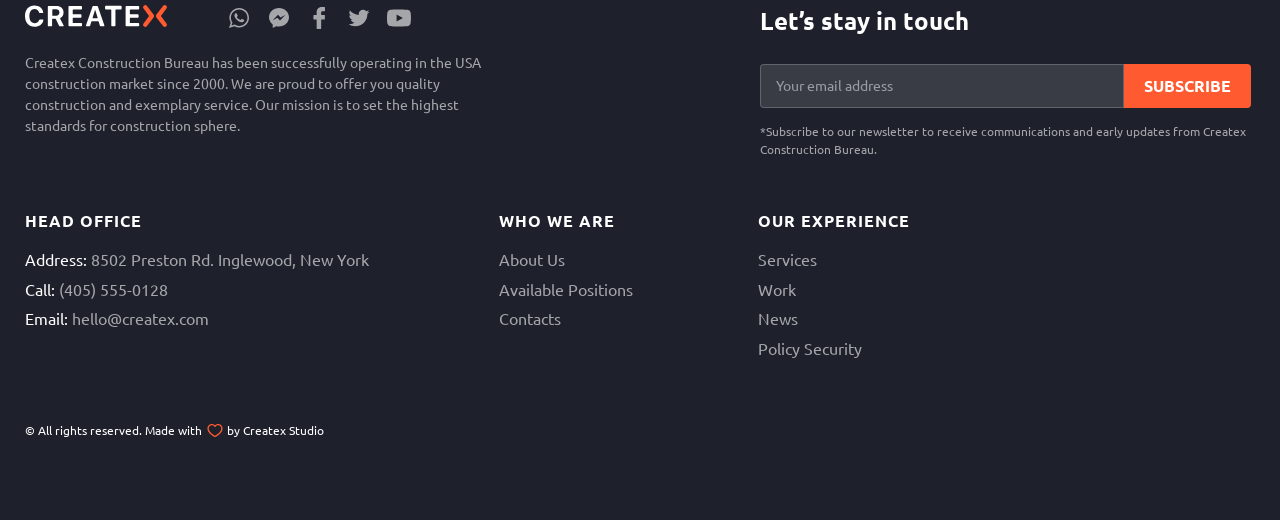
<file: policy.html>
<!DOCTYPE html>
<html lang="en">

<head>
  <meta charset="UTF-8">
  <meta name="viewport" content="width=device-width,initial-scale=1">
  <link rel="shortcut icon" href="img/favicon.ico" type="image/x-icon">
  <meta http-equiv="X-UA-Compatible" content="ie=edge">
  <meta name="theme-color" content="#111111">
  <title>Createx Construction</title>
  <link rel="stylesheet" href="css/vendor.css">
  <link rel="stylesheet" href="css/main.css">
</head>

<body>
  <div class="site-container">
    <header class="header header--secondary">
      <div class="container header__container"><a href="index.html" class="logo"><img src="img/logo.svg"
            alt="Createx Logo"></a>
        <nav class="nav header__nav">
          <ul class="nav__list list-reset">
            <li class="nav__item"><a href="about.html" class="nav__link">About Us</a></li>
            <li class="nav__item"><a href="services.html" class="nav__link">Services</a></li>
            <li class="nav__item"><a href="work.html" class="nav__link">Work</a></li>
            <li class="nav__item"><a href="news.html" class="nav__link">News</a></li>
            <li class="nav__item"><a href="contacts.html" class="nav__link">Contacts</a></li>
          </ul>
          <div class="header-contacts header-contacts--nav"><a href="tel:4055550128"
              class="header-contacts__link contacts-link contacts-link--call"><span class="contacts-link__caption">Call
                us</span> <span class="contacts-link__value">(405) 555-0128</span> </a><a
              href="mailto:hello@createx.com" class="header-contacts__link contacts-link contacts-link--mail"><span
                class="contacts-link__caption">Talk to us</span> <span
                class="contacts-link__value">hello@createx.com</span></a></div>
        </nav>
        <div class="header-contacts"><a href="tel:4055550128"
            class="header-contacts__link contacts-link contacts-link--call"><span class="contacts-link__caption">Call
              us</span> <span class="contacts-link__value">(405) 555-0128</span> </a><a href="mailto:hello@createx.com"
            class="header-contacts__link contacts-link contacts-link--mail"><span class="contacts-link__caption">Talk to
              us</span> <span class="contacts-link__value">hello@createx.com</span></a></div><button
          class="btn-reset burger" aria-label="Открыть меню"><span class="burger__line"></span></button>
      </div>
    </header>
    <main>
      <section class="page-hero page-hero--news">
        <div class="container">
          <ul class="list-reset breadcrumbs page-hero__breadcrumbs">
            <li class="breadcrumbs__item"><a href="#" class="breadcrumbs__link">Homepage</a></li>
            <li class="breadcrumbs__item"><a class="breadcrumbs__link">Policy</a></li>
          </ul>
          <h1 class="page-hero__title">Policy</h1>
          <p class="page-hero__descr">Personal Data Processing Policy</p>
        </div>
      </section>
      <section class="policy">
        <div class="container">
        <h2> 1. General Provisions</h2>
        <p>This personal data processing policy is drawn up in accordance with the requirements of the Federal Law dated 27.07.2006. No. 152-FZ "On Personal Data" (hereinafter referred to as the Personal Data Law) and defines the procedure for processing personal data and the measures to ensure the security of personal data taken by Createx (hereinafter referred to as the Operator). 
 </p>
<ul>
  <li>1.1. The Operator's primary goal and condition for carrying out its activities is to respect the rights and freedoms of individuals and citizens when processing their personal data, including the protection of their rights to privacy, personal, and family information.</li>
  <li>1.2. This Operator's policy regarding the processing of personal data (hereinafter referred to as the "Policy") applies to all information that the Operator may obtain about visitors to the website https://createx.com. </li>
</ul>
<h2>2. Key Terms Used in the Policy</h2>
<ul>
  <li>2.1. Automated processing of personal data - processing of personal data using computer technology. </li>
  <li>2.2. Blocking of personal data - temporary termination of processing of personal data (except for cases where processing is necessary to clarify personal data). </li>
  <li>2.3. Website - a set of graphic and information materials, as well as computer programs and databases, ensuring their availability on the Internet at the network address https://createx.com. </li>
  <li>2.4. Information system of personal data - a set of personal data contained in databases and providing their processing information technologies and technical means. </li>
  <li>2.5. Depersonalization of personal data - actions, as a result of which it is impossible to determine without the use of additional information the ownership of personal data to a particular User or other subject of personal data.</li>
</ul></div>
 </section>
    </main>
    <footer class="footer"><a href="#page" data-scroll class="to-top"><span class="to-top__text">Go to top</span> <span
          class="to-top__icon"><svg>
            <use xlink:href="img/sprite.svg#to-top"></use>
          </svg></span></a>
      <div class="container footer__container grid">
        <div class="footer__left">
          <div class="footer__top"><a href="index.html" class="logo footer__logo"><img src="img/logo-footer.svg"
                alt="Createx Logo"></a>
            <ul class="social footer__social list-reset">
              <li class="social__item"><a href="#" target="_blank" class="social__link" aria-label="WhatsApp"><svg>
                    <use xlink:href="img/sprite.svg#whats"></use>
                  </svg></a></li>
              <li class="social__item"><a href="#" target="_blank" class="social__link" aria-label="Messenger"><svg>
                    <use xlink:href="img/sprite.svg#mess"></use>
                  </svg></a></li>
              <li class="social__item"><a href="#" target="_blank" class="social__link" aria-label="Facebook"><svg>
                    <use xlink:href="img/sprite.svg#facebook"></use>
                  </svg></a></li>
              <li class="social__item"><a href="#" target="_blank" class="social__link" aria-label="Twitter"><svg>
                    <use xlink:href="img/sprite.svg#twitter"></use>
                  </svg></a></li>
              <li class="social__item"><a href="#" target="_blank" class="social__link" aria-label="Youtube"><svg>
                    <use xlink:href="img/sprite.svg#youtube"></use>
                  </svg></a></li>
            </ul>
          </div>
          <p class="footer__descr">Createx Construction Bureau has been successfully operating in&nbsp;the USA
            construction market since 2000. We&nbsp;are proud to&nbsp;offer you quality construction and exemplary
            service. Our mission is&nbsp;to&nbsp;set the highest standards for construction sphere.</p>
        </div>
        <form action="#" class="footer-form footer__form">
          <h3 class="footer-form__title">Let’s stay in touch</h3>
          <div class="footer-form__items"><label class="form-field form-field--gray contacts-form__field"><input
                type="email" name="email" placeholder="Your email address" class="form-field__input"></label> <button
              class="footer-form__btn btn btn--fill">Subscribe</button></div>
          <p class="footer-form__descr">*Subscribe to&nbsp;our newsletter to&nbsp;receive communications and early
            updates from Createx Construction Bureau.</p>
        </form>
        <address class="footer-address footer__address">
          <h3 class="footer-address__title footer-title">Head Office</h3><span class="footer-address__item"><span
              class="footer-address__name">Address:</span> 8502 Preston Rd. Inglewood, New York </span><span
            class="footer-address__item"><span class="footer-address__name">Call:</span> <a href="tel:4055550128">(405)
              555-0128</a> </span><span class="footer-address__item"><span class="footer-address__name">Email:</span> <a
              href="mailto:hello@createx.com">hello@createx.com</a></span>
        </address>
        <nav class="footer-nav footer__nav" title="secondary navigation">
          <div class="footer-nav__col">
            <h3 class="footer-nav__title footer-title">Who we are</h3>
            <ul class="list-reset footer-nav__list">
              <li class="footer-nav__item"><a href="about.html" class="footer-nav__link">About Us</a></li>
              <li class="footer-nav__item"><a href="#" class="footer-nav__link">Available Positions</a></li>
              <li class="footer-nav__item"><a href="contacts.html" class="footer-nav__link">Contacts</a></li>
            </ul>
          </div>
          <div class="footer-nav__col">
            <h3 class="footer-nav__title footer-title">Our Experience</h3>
            <ul class="list-reset footer-nav__list">
              <li class="footer-nav__item"><a href="services.html" class="footer-nav__link">Services</a></li>
              <li class="footer-nav__item"><a href="work.html" class="footer-nav__link">Work</a></li>
              <li class="footer-nav__item"><a href="news.html" class="footer-nav__link">News</a></li>
               <li class="footer-nav__item"><a href="policy.html" class="footer-nav__link">Policy Security</a></li>
            </ul>
          </div>
        </nav><small class="footer__copyright">&copy;&nbsp;All rights reserved. Made with <span>by Createx
            Studio</span></small>
      </div>
    </footer>
    <div class="overlay"></div>
  </div>
  <script src="js/vendor.js"></script>
  <script src="js/main.js"></script>
</body>

</html>
</file>
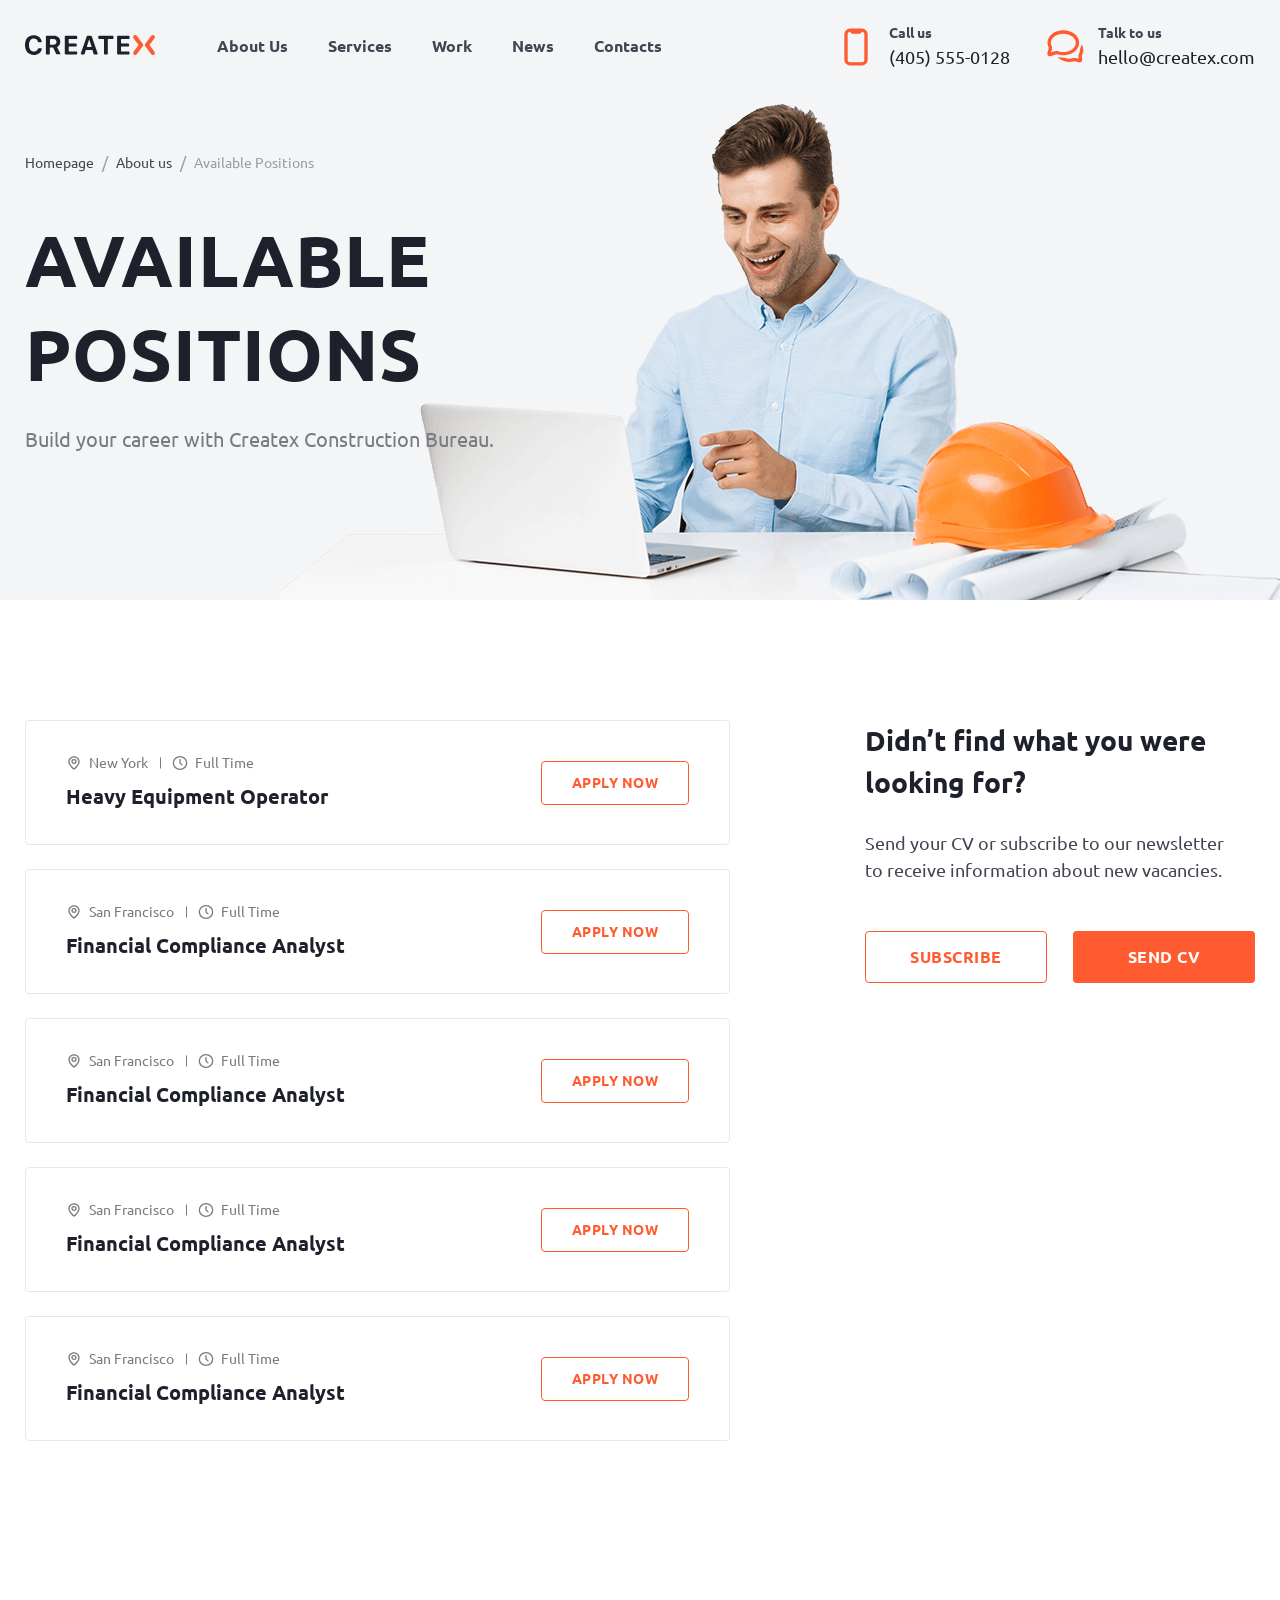
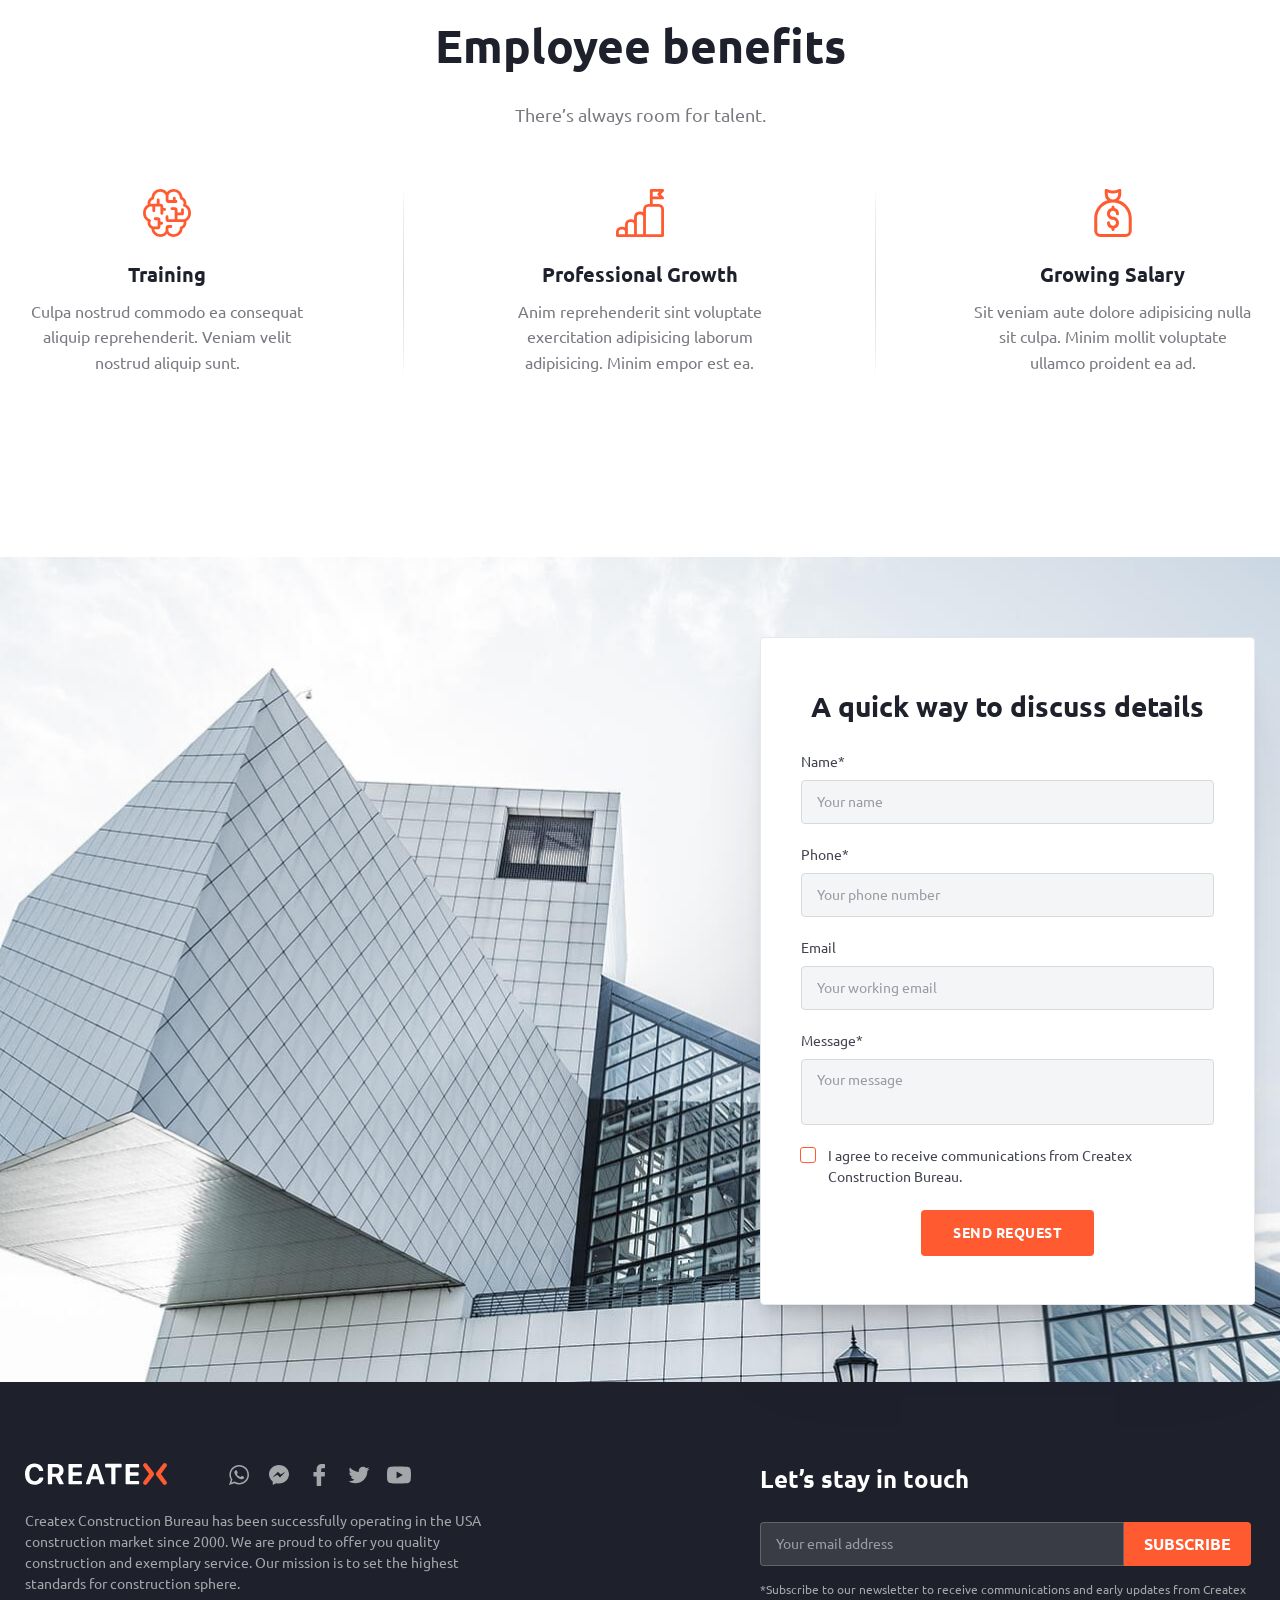
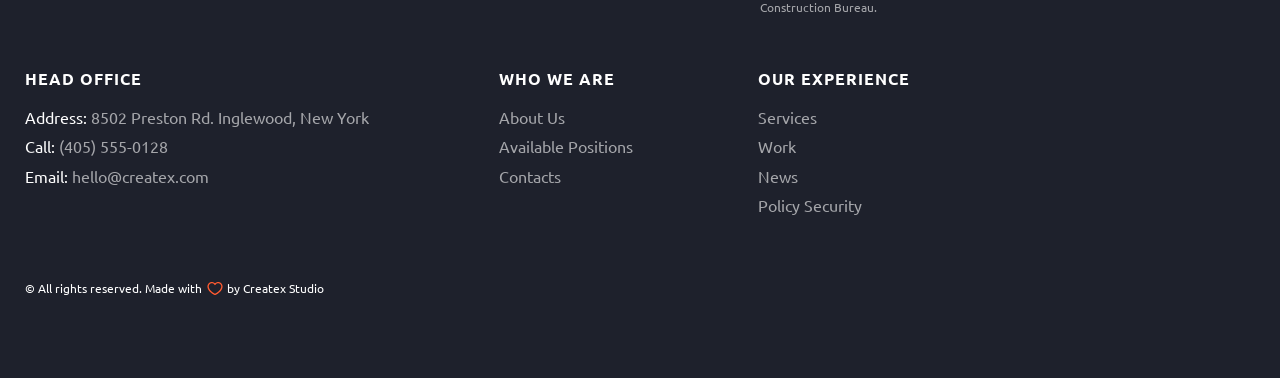
<file: positions.html>
<!DOCTYPE html>
<html lang="en">

<head>
  <meta charset="UTF-8">
  <meta name="viewport" content="width=device-width,initial-scale=1">
  <link rel="shortcut icon" href="img/favicon.ico" type="image/x-icon">
  <meta http-equiv="X-UA-Compatible" content="ie=edge">
  <meta name="theme-color" content="#111111">
  <title>Createx Construction</title>
  <link rel="stylesheet" href="css/vendor.css">
  <link rel="stylesheet" href="css/main.css">
</head>

<body>
  <div class="site-container">
    <header class="header header--secondary">
      <div class="container header__container"><a href="index.html" class="logo"><img src="img/logo.svg"
            alt="Createx Logo"></a>
        <nav class="nav header__nav">
          <ul class="nav__list list-reset">
            <li class="nav__item"><a href="about.html" class="nav__link">About Us</a></li>
            <li class="nav__item"><a href="services.html" class="nav__link">Services</a></li>
            <li class="nav__item"><a href="work.html" class="nav__link">Work</a></li>
            <li class="nav__item"><a href="news.html" class="nav__link">News</a></li>
            <li class="nav__item"><a href="contacts.html" class="nav__link">Contacts</a></li>
          </ul>
          <div class="header-contacts header-contacts--nav"><a href="tel:4055550128"
              class="header-contacts__link contacts-link contacts-link--call"><span class="contacts-link__caption">Call
                us</span> <span class="contacts-link__value">(405) 555-0128</span> </a><a
              href="mailto:hello@createx.com" class="header-contacts__link contacts-link contacts-link--mail"><span
                class="contacts-link__caption">Talk to us</span> <span
                class="contacts-link__value">hello@createx.com</span></a></div>
        </nav>
        <div class="header-contacts"><a href="tel:4055550128"
            class="header-contacts__link contacts-link contacts-link--call"><span class="contacts-link__caption">Call
              us</span> <span class="contacts-link__value">(405) 555-0128</span> </a><a href="mailto:hello@createx.com"
            class="header-contacts__link contacts-link contacts-link--mail"><span class="contacts-link__caption">Talk to
              us</span> <span class="contacts-link__value">hello@createx.com</span></a></div><button
          class="btn-reset burger" aria-label="Открыть меню"><span class="burger__line"></span></button>
      </div>
    </header>
    <main>
      <section class="page-hero page-hero--positions">
        <div class="container">
          <ul class="list-reset breadcrumbs page-hero__breadcrumbs">
            <li class="breadcrumbs__item"><a href="#" class="breadcrumbs__link">Homepage</a></li>
            <li class="breadcrumbs__item"><a href="#" class="breadcrumbs__link">About us</a></li>
            <li class="breadcrumbs__item"><a class="breadcrumbs__link">Available Positions</a></li>
          </ul>
          <h1 class="page-hero__title">Available Positions</h1>
          <p class="page-hero__descr">Build your career with Createx Construction Bureau.</p>
        </div>
      </section>
      <section class="positions-content">
        <h2 class="visually-hidden">Our available positions</h2>
        <div class="container">
          <div class="positions-content__info grid">
            <div class="positions-content__left">
              <ul class="list-reset positions-list">
                <li class="positions-list__item">
                  <article class="positions-item">
                    <div class="positions-item__left">
                      <div class="positions-item__meta"><span class="positions-item__city">New York</span> <span
                          class="positions-item__time">Full Time</span></div>
                      <h3 class="positions-item__title">Heavy Equipment Operator</h3>
                    </div><a href="#" class="btn btn--stroke-primary positions-item__link">Apply now</a>
                  </article>
                </li>
                <li class="positions-list__item">
                  <article class="positions-item">
                    <div class="positions-item__left">
                      <div class="positions-item__meta"><span class="positions-item__city">San Francisco</span> <span
                          class="positions-item__time">Full Time</span></div>
                      <h3 class="positions-item__title">Financial Compliance Analyst</h3>
                    </div><a href="#" class="btn btn--stroke-primary positions-item__link">Apply now</a>
                  </article>
                </li>
                <li class="positions-list__item">
                  <article class="positions-item">
                    <div class="positions-item__left">
                      <div class="positions-item__meta"><span class="positions-item__city">San Francisco</span> <span
                          class="positions-item__time">Full Time</span></div>
                      <h3 class="positions-item__title">Financial Compliance Analyst</h3>
                    </div><a href="#" class="btn btn--stroke-primary positions-item__link">Apply now</a>
                  </article>
                </li>
                <li class="positions-list__item">
                  <article class="positions-item">
                    <div class="positions-item__left">
                      <div class="positions-item__meta"><span class="positions-item__city">San Francisco</span> <span
                          class="positions-item__time">Full Time</span></div>
                      <h3 class="positions-item__title">Financial Compliance Analyst</h3>
                    </div><a href="#" class="btn btn--stroke-primary positions-item__link">Apply now</a>
                  </article>
                </li>
                <li class="positions-list__item">
                  <article class="positions-item">
                    <div class="positions-item__left">
                      <div class="positions-item__meta"><span class="positions-item__city">San Francisco</span> <span
                          class="positions-item__time">Full Time</span></div>
                      <h3 class="positions-item__title">Financial Compliance Analyst</h3>
                    </div><a href="#" class="btn btn--stroke-primary positions-item__link">Apply now</a>
                  </article>
                </li>
              </ul>
            </div>
            <div class="positions-content__right">
              <div class="positions-looking">
                <h3 class="positions-looking__title">Didn’t find what you were looking for?</h3>
                <p class="positions-looking__descr">Send your CV&nbsp;or subscribe to&nbsp;our newsletter
                  to&nbsp;receive information about new vacancies.</p>
                <div class="positions-looking__btns"><button
                    class="btn-reset btn btn--stroke-primary positions-looking__btn positions-looking__btn--subs"
                    data-graph-animation="custom" data-graph-path="first">Subscribe</button> <button
                    class="btn-reset btn btn--fill positions-looking__btn positions-looking__btn--send"
                    data-graph-animation="custom" data-graph-path="second">Send CV</button></div>
              </div>
            </div>
          </div>
        </div>
      </section>
      <section class="employee-benefits section-offset">
        <div class="container">
          <h2 class="title title--center">Employee benefits</h2>
          <p class="descr descr--center">There’s always room for talent.</p>
          <ul class="list-reset employee-benefits__list grid">
            <li class="employee-benefits__item employee-benefits__item--training">
              <h3 class="employee-benefits__subtitle">Training</h3>
              <p class="employee-benefits__descr">Culpa nostrud commodo ea&nbsp;consequat aliquip reprehenderit. Veniam
                velit nostrud aliquip sunt.</p>
            </li>
            <li class="employee-benefits__item employee-benefits__item--growth">
              <h3 class="employee-benefits__subtitle">Professional Growth</h3>
              <p class="employee-benefits__descr">Anim reprehenderit sint voluptate exercitation adipisicing laborum
                adipisicing. Minim empor est&nbsp;ea.</p>
            </li>
            <li class="employee-benefits__item employee-benefits__item--salary">
              <h3 class="employee-benefits__subtitle">Growing Salary</h3>
              <p class="employee-benefits__descr">Sit veniam aute dolore adipisicing nulla sit culpa. Minim mollit
                voluptate ullamco proident ea&nbsp;ad.</p>
            </li>
          </ul>
        </div>
      </section>
      <section class="contacts-section">
        <h2 class="visually-hidden">Contacts</h2>
        <div class="container contacts-section__container">
          <form class="contacts-section__form contacts-form">
            <h3 class="contacts-form__title">A quick way to discuss details</h3><label
              class="form-field form-field--gray contacts-form__field"><span class="form-field__caption">Name*</span>
              <input type="text" name="name" placeholder="Your name" class="form-field__input"></label> <label
              class="form-field form-field--gray contacts-form__field"><span class="form-field__caption">Phone*</span>
              <input type="tel" name="phone" placeholder="Your phone number" class="form-field__input"></label> <label
              class="form-field form-field--gray contacts-form__field"><span class="form-field__caption">Email</span>
              <input type="email" name="email" placeholder="Your working email" class="form-field__input"></label>
            <label class="form-field form-field--gray contacts-form__field"><span
                class="form-field__caption">Message*</span> <textarea name="message" placeholder="Your message"
                class="form-field__input form-field__input--big"></textarea></label> <label
              class="custom-checkbox contacts-form__checkbox"><input type="checkbox" class="custom-checkbox__input">
              <span class="custom-checkbox__text">I agree to receive communications from Createx Construction
                Bureau.</span></label>
            <div class="centered"><button class="contacts-form__btn btn btn--fill" type="submit">Send Request</button>
            </div>
          </form>
        </div>
      </section>
    </main>
    <footer class="footer"><a href="#page" data-scroll class="to-top"><span class="to-top__text">Go to top</span> <span
          class="to-top__icon"><svg>
            <use xlink:href="img/sprite.svg#to-top"></use>
          </svg></span></a>
      <div class="container footer__container grid">
        <div class="footer__left">
          <div class="footer__top"><a href="index.html" class="logo footer__logo"><img src="img/logo-footer.svg"
                alt="Createx Logo"></a>
            <ul class="social footer__social list-reset">
              <li class="social__item"><a href="#" target="_blank" class="social__link" aria-label="WhatsApp"><svg>
                    <use xlink:href="img/sprite.svg#whats"></use>
                  </svg></a></li>
              <li class="social__item"><a href="#" target="_blank" class="social__link" aria-label="Messenger"><svg>
                    <use xlink:href="img/sprite.svg#mess"></use>
                  </svg></a></li>
              <li class="social__item"><a href="#" target="_blank" class="social__link" aria-label="Facebook"><svg>
                    <use xlink:href="img/sprite.svg#facebook"></use>
                  </svg></a></li>
              <li class="social__item"><a href="#" target="_blank" class="social__link" aria-label="Twitter"><svg>
                    <use xlink:href="img/sprite.svg#twitter"></use>
                  </svg></a></li>
              <li class="social__item"><a href="#" target="_blank" class="social__link" aria-label="Youtube"><svg>
                    <use xlink:href="img/sprite.svg#youtube"></use>
                  </svg></a></li>
            </ul>
          </div>
          <p class="footer__descr">Createx Construction Bureau has been successfully operating in&nbsp;the USA
            construction market since 2000. We&nbsp;are proud to&nbsp;offer you quality construction and exemplary
            service. Our mission is&nbsp;to&nbsp;set the highest standards for construction sphere.</p>
        </div>
        <form action="#" class="footer-form footer__form">
          <h3 class="footer-form__title">Let’s stay in touch</h3>
          <div class="footer-form__items"><label class="form-field form-field--gray contacts-form__field"><input
                type="email" name="email" placeholder="Your email address" class="form-field__input"></label> <button
              class="footer-form__btn btn btn--fill">Subscribe</button></div>
          <p class="footer-form__descr">*Subscribe to&nbsp;our newsletter to&nbsp;receive communications and early
            updates from Createx Construction Bureau.</p>
        </form>
        <address class="footer-address footer__address">
          <h3 class="footer-address__title footer-title">Head Office</h3><span class="footer-address__item"><span
              class="footer-address__name">Address:</span> 8502 Preston Rd. Inglewood, New York </span><span
            class="footer-address__item"><span class="footer-address__name">Call:</span> <a href="tel:4055550128">(405)
              555-0128</a> </span><span class="footer-address__item"><span class="footer-address__name">Email:</span> <a
              href="mailto:hello@createx.com">hello@createx.com</a></span>
        </address>
        <nav class="footer-nav footer__nav" title="secondary navigation">
          <div class="footer-nav__col">
            <h3 class="footer-nav__title footer-title">Who we are</h3>
            <ul class="list-reset footer-nav__list">
              <li class="footer-nav__item"><a href="about.html" class="footer-nav__link">About Us</a></li>
              <li class="footer-nav__item"><a href="#" class="footer-nav__link">Available Positions</a></li>
              <li class="footer-nav__item"><a href="contacts.html" class="footer-nav__link">Contacts</a></li>
            </ul>
          </div>
          <div class="footer-nav__col">
            <h3 class="footer-nav__title footer-title">Our Experience</h3>
            <ul class="list-reset footer-nav__list">
              <li class="footer-nav__item"><a href="services.html" class="footer-nav__link">Services</a></li>
              <li class="footer-nav__item"><a href="work.html" class="footer-nav__link">Work</a></li>
              <li class="footer-nav__item"><a href="news.html" class="footer-nav__link">News</a></li>
                <li class="footer-nav__item"><a href="policy.html" class="footer-nav__link">Policy Security</a></li>
            </ul>
          </div>
        </nav><small class="footer__copyright">&copy;&nbsp;All rights reserved. Made with <span>by Createx
            Studio</span></small>
      </div>
    </footer>
    <div class="overlay"></div>
    <div class="modal">
      <div class="modal__container site-modal" role="dialog" aria-modal="true" data-graph-target="first"><button
          class="btn-reset modal__close" aria-label="Закрыть модальное окно"></button>
        <div class="modal-content">
          <h2 class="site-modal__title">Subscribe to our newsletter</h2>
          <form action="#" class="site-modal__form form-1"><label
              class="form-field form-field--gray site-modal__field"><span class="form-field__caption">Name*</span>
              <input type="email" name="name" required placeholder="Your name" class="form-field__input"></label> <label
              class="form-field form-field--gray site-modal__field"><span class="form-field__caption">Email</span>
              <input type="email" name="email" placeholder="Your working email" class="form-field__input"></label>
            <button class="site-modal__btn btn btn--fill" type="submit">Send</button></form>
        </div>
      </div>
      <div class="modal__container site-modal" role="dialog" aria-modal="true" data-graph-target="second"><button
          class="btn-reset modal__close" aria-label="Закрыть модальное окно"></button>
        <div class="modal-content">
          <h2 class="site-modal__title">Send your CV</h2>
          <form action="#" class="site-modal__form form-1"><label
              class="form-field form-field--gray site-modal__field"><span class="form-field__caption">Name*</span>
              <input type="email" name="name" required placeholder="Your name" class="form-field__input"></label> <label
              class="form-field form-field--gray site-modal__field"><span class="form-field__caption">Location</span>
              <select name="location" class="form-field__select" required>
                <option value="">Choose location</option>
                <option value="New_York">New York</option>
              </select></label> <label class="form-field form-field--gray site-modal__field"><span
                class="form-field__caption">Phone*</span> <input type="tel" name="phone" required
                placeholder="Your phone number" class="form-field__input"></label> <label
              class="form-field form-field--gray site-modal__field"><span class="form-field__caption">Email*</span>
              <input type="email" name="email" placeholder="Your working email" class="form-field__input"></label>
            <label class="form-field form-field--gray site-modal__field site-modal__field--big"><span
                class="form-field__caption">Covering letter</span> <textarea name="message"
                placeholder="Your covering letter" class="form-field__input form-field__input--big"></textarea></label>
            <label class="custom-file site-modal__checkbox"><input type="file" class="custom-file__input"> <span
                class="custom-file__text">Attach your CV*</span></label> <button class="site-modal__btn btn btn--fill"
              type="submit">Send</button></form>
        </div>
      </div>
    </div>
  </div>
  <script src="js/vendor.js"></script>
  <script src="js/main.js"></script>
</body>

</html>
</file>
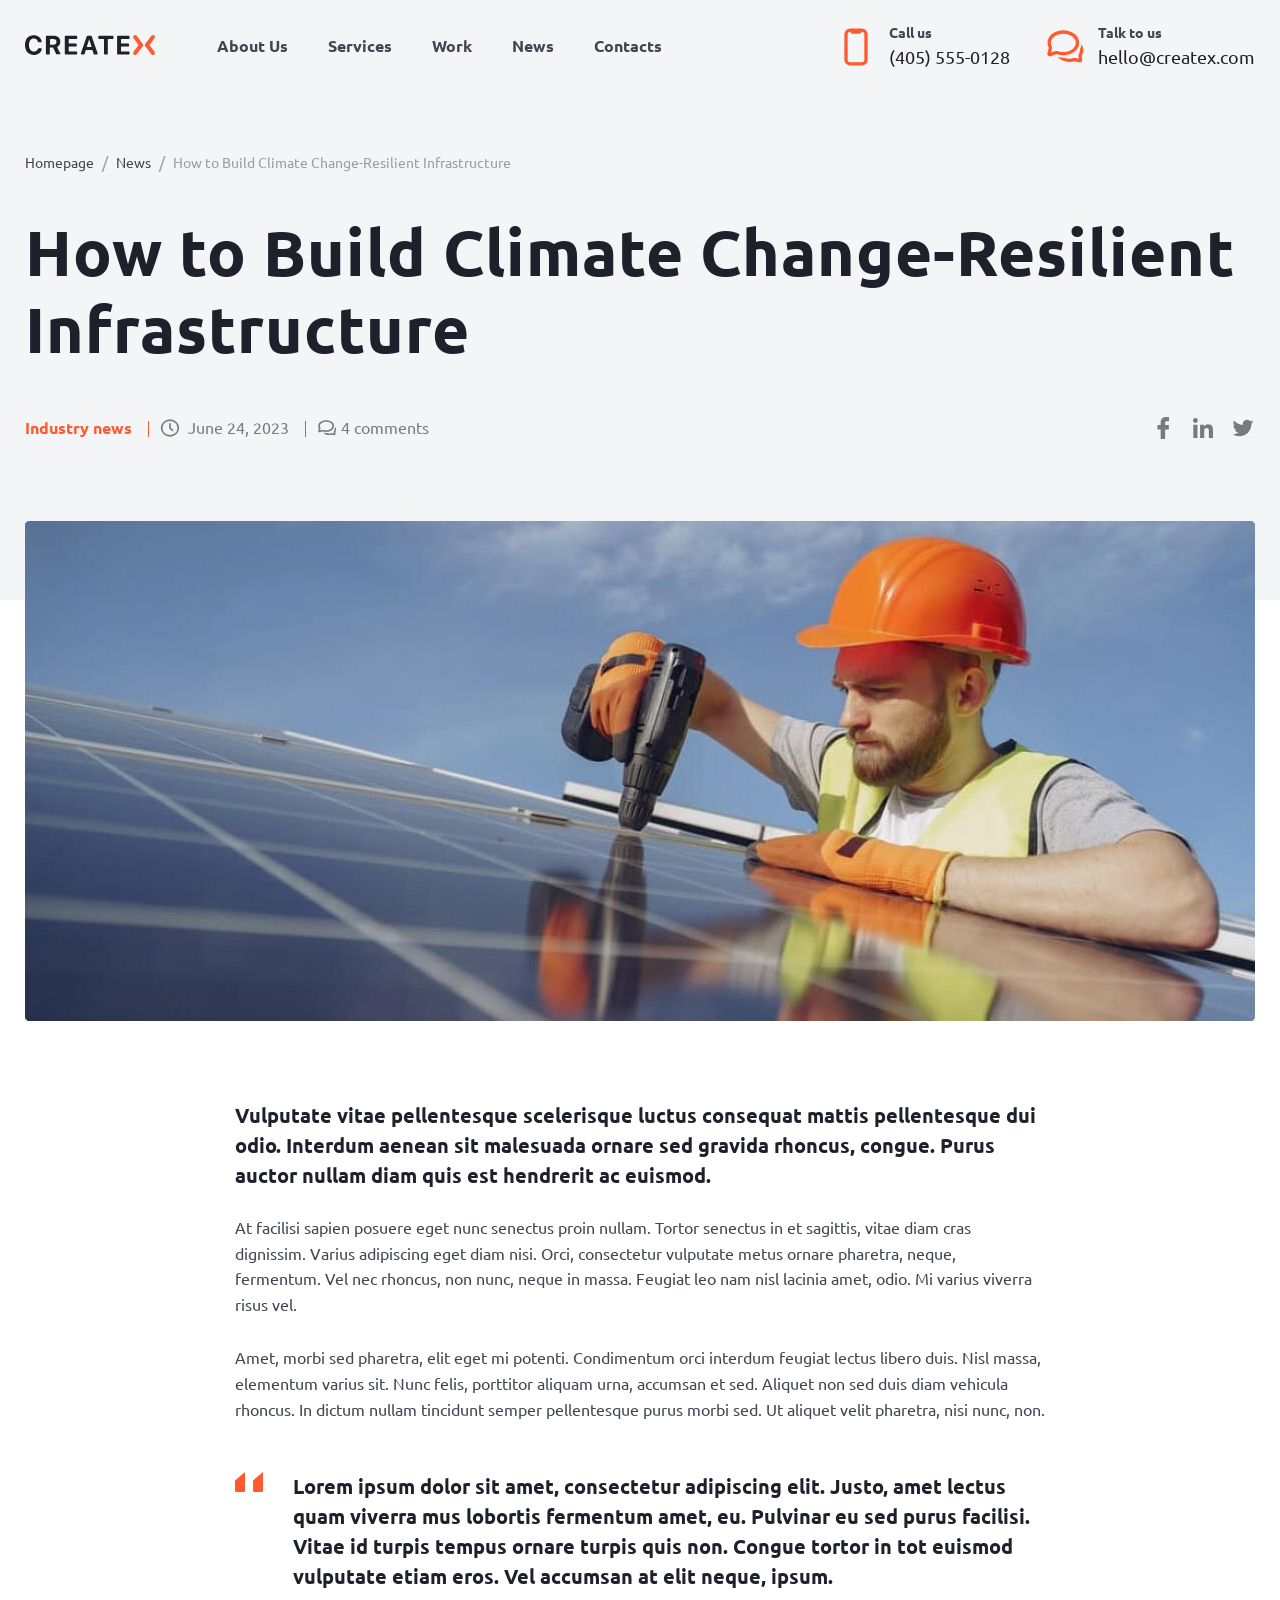
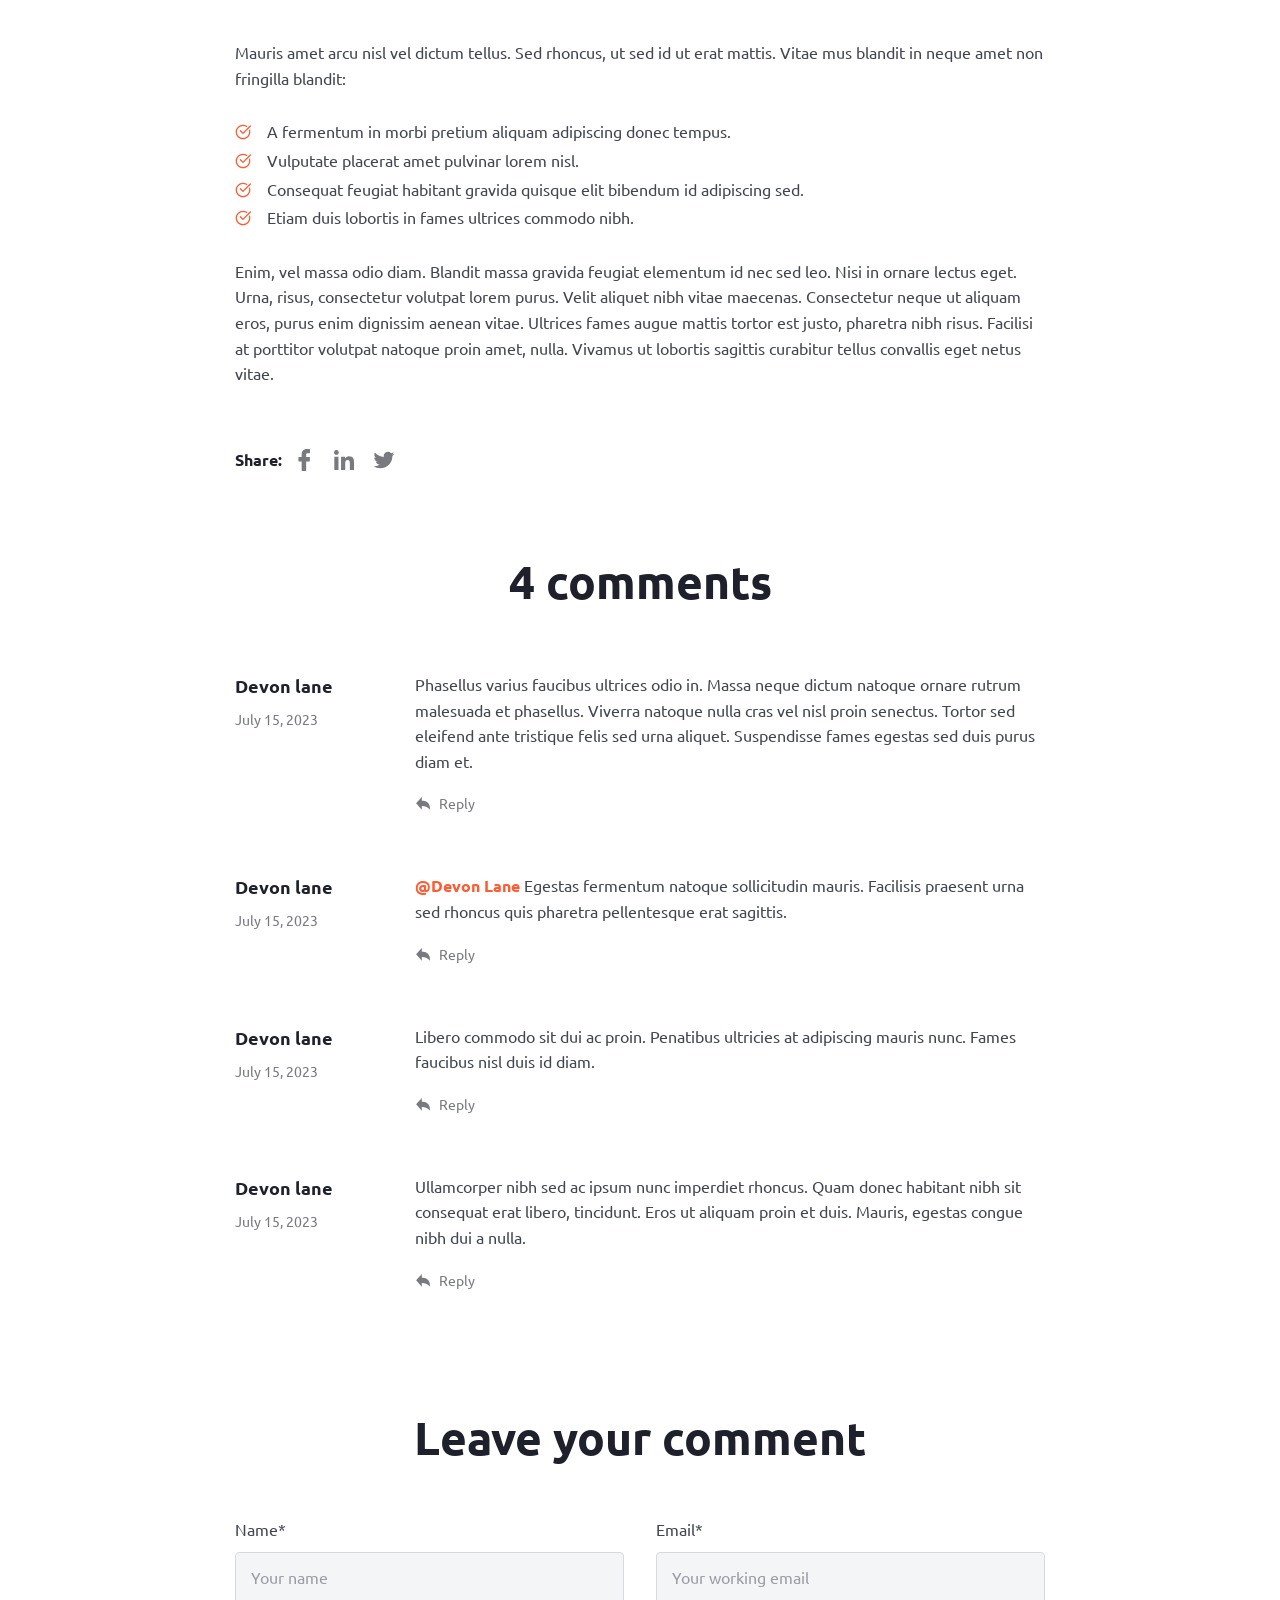
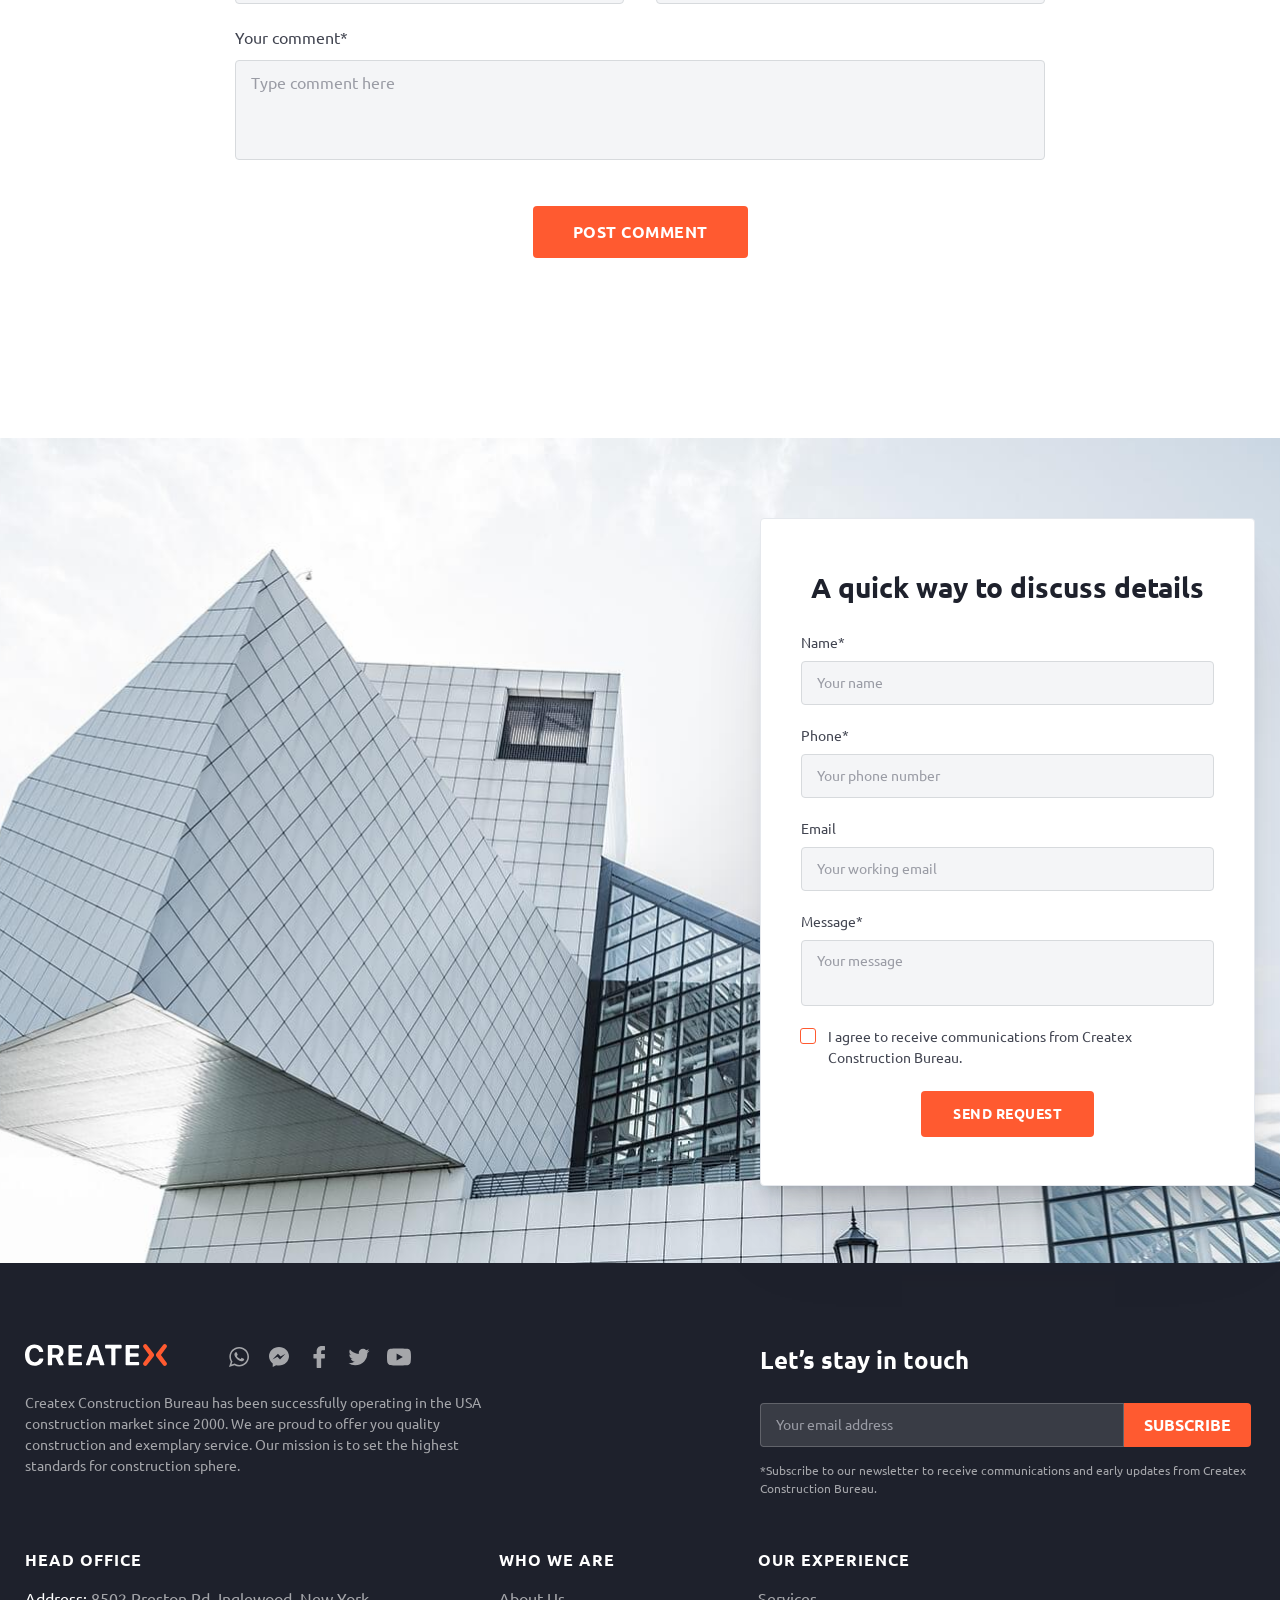
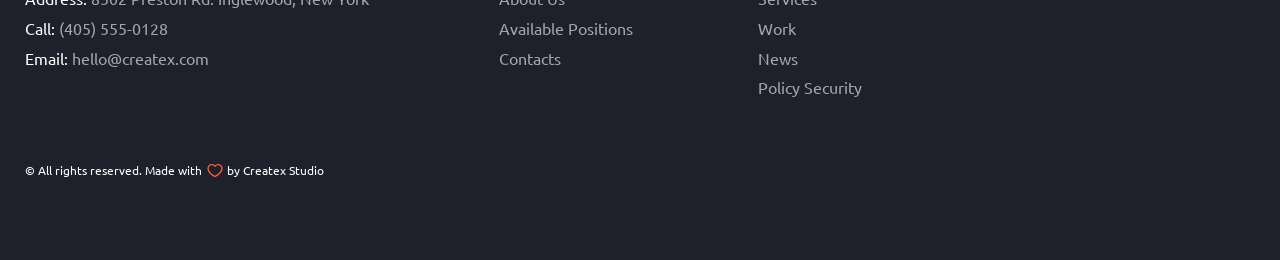
<file: post.html>
<!DOCTYPE html>
<html lang="en">

<head>
  <meta charset="UTF-8">
  <meta name="viewport" content="width=device-width,initial-scale=1">
  <link rel="shortcut icon" href="img/favicon.ico" type="image/x-icon">
  <meta http-equiv="X-UA-Compatible" content="ie=edge">
  <meta name="theme-color" content="#111111">
  <title>Createx Construction</title>
  <link rel="stylesheet" href="css/vendor.css">
  <link rel="stylesheet" href="css/main.css">
</head>

<body>
  <div class="site-container">
    <header class="header header--secondary">
      <div class="container header__container"><a href="index.html" class="logo"><img src="img/logo.svg"
            alt="Createx Logo"></a>
        <nav class="nav header__nav">
          <ul class="nav__list list-reset">
            <li class="nav__item"><a href="about.html" class="nav__link">About Us</a></li>
            <li class="nav__item"><a href="services.html" class="nav__link">Services</a></li>
            <li class="nav__item"><a href="work.html" class="nav__link">Work</a></li>
            <li class="nav__item"><a href="news.html" class="nav__link">News</a></li>
            <li class="nav__item"><a href="contacts.html" class="nav__link">Contacts</a></li>
          </ul>
          <div class="header-contacts header-contacts--nav"><a href="tel:4055550128"
              class="header-contacts__link contacts-link contacts-link--call"><span class="contacts-link__caption">Call
                us</span> <span class="contacts-link__value">(405) 555-0128</span> </a><a
              href="mailto:hello@createx.com" class="header-contacts__link contacts-link contacts-link--mail"><span
                class="contacts-link__caption">Talk to us</span> <span
                class="contacts-link__value">hello@createx.com</span></a></div>
        </nav>
        <div class="header-contacts"><a href="tel:4055550128"
            class="header-contacts__link contacts-link contacts-link--call"><span class="contacts-link__caption">Call
              us</span> <span class="contacts-link__value">(405) 555-0128</span> </a><a href="mailto:hello@createx.com"
            class="header-contacts__link contacts-link contacts-link--mail"><span class="contacts-link__caption">Talk to
              us</span> <span class="contacts-link__value">hello@createx.com</span></a></div><button
          class="btn-reset burger" aria-label="Открыть меню"><span class="burger__line"></span></button>
      </div>
    </header>
    <main>
      <section class="page-hero page-hero--post">
        <div class="container">
          <ul class="list-reset breadcrumbs page-hero__breadcrumbs">
            <li class="breadcrumbs__item"><a href="#" class="breadcrumbs__link">Homepage</a></li>
            <li class="breadcrumbs__item"><a href="#" class="breadcrumbs__link">News</a></li>
            <li class="breadcrumbs__item"><a class="breadcrumbs__link">How to&nbsp;Build Climate Change-Resilient
                Infrastructure</a></li>
          </ul>
          <h1 class="page-hero__title">How to&nbsp;Build Climate Change-Resilient Infrastructure</h1>
          <div class="page-hero__bottom">
            <div class="page-hero__meta article-meta"><a href="#" class="article-meta__item">Industry news</a> <time
                class="article-meta__item" datetime="2023-06-24 19:00">June 24, 2023</time> <span
                class="article-meta__item article-meta__item--comments">4 comments</span></div>
            <ul class="social page-hero__social list-reset">
              <li class="social__item"><a href="#" target="_blank" class="social__link" aria-label="Facebook"><svg>
                    <use xlink:href="img/sprite.svg#facebook"></use>
                  </svg></a></li>
              <li class="social__item"><a href="#" target="_blank" class="social__link" aria-label="LinkedIn"><svg>
                    <use xlink:href="img/sprite.svg#linked"></use>
                  </svg></a></li>
              <li class="social__item"><a href="#" target="_blank" class="social__link" aria-label="Twitter"><svg>
                    <use xlink:href="img/sprite.svg#twitter"></use>
                  </svg></a></li>
            </ul>
          </div>
        </div>
      </section>
      <article class="post">
        <div class="container"><img src="img/blog-cover.jpg" alt="Обложка поста" class="post__cover">
          <div class="post__wrapper">
            <div class="post__content">
              <h2>Vulputate vitae pellentesque scelerisque luctus consequat mattis pellentesque dui odio. Interdum
                aenean sit malesuada ornare sed gravida rhoncus, congue. Purus auctor nullam diam quis est hendrerit
                ac&nbsp;euismod.</h2>
              <p>At&nbsp;facilisi sapien posuere eget nunc senectus proin nullam. Tortor senectus
                in&nbsp;et&nbsp;sagittis, vitae diam cras dignissim. Varius adipiscing eget diam nisi. Orci, consectetur
                vulputate metus ornare pharetra, neque, fermentum. Vel nec rhoncus, non nunc, neque in&nbsp;massa.
                Feugiat leo nam nisl lacinia amet, odio. Mi&nbsp;varius viverra risus vel.</p>
              <p>Amet, morbi sed pharetra, elit eget mi&nbsp;potenti. Condimentum orci interdum feugiat lectus libero
                duis. Nisl massa, elementum varius sit. Nunc felis, porttitor aliquam urna, accumsan et&nbsp;sed.
                Aliquet non sed duis diam vehicula rhoncus. In&nbsp;dictum nullam tincidunt semper pellentesque purus
                morbi sed. Ut&nbsp;aliquet velit pharetra, nisi nunc, non.</p>
              <blockquote>Lorem ipsum dolor sit amet, consectetur adipiscing elit. Justo, amet lectus quam viverra mus
                lobortis fermentum amet, eu. Pulvinar eu&nbsp;sed purus facilisi. Vitae id&nbsp;turpis tempus ornare
                turpis quis non. Congue tortor in&nbsp;tot euismod vulputate etiam eros. Vel accumsan at&nbsp;elit
                neque, ipsum.</blockquote>
              <p>Mauris amet arcu nisl vel dictum tellus. Sed rhoncus, ut&nbsp;sed id&nbsp;ut&nbsp;erat mattis. Vitae
                mus blandit in&nbsp;neque amet non fringilla blandit:</p>
              <ul>
                <li>A&nbsp;fermentum in&nbsp;morbi pretium aliquam adipiscing donec tempus.</li>
                <li>Vulputate placerat amet pulvinar lorem nisl.</li>
                <li>Consequat feugiat habitant gravida quisque elit bibendum id&nbsp;adipiscing sed.</li>
                <li>Etiam duis lobortis in&nbsp;fames ultrices commodo nibh.</li>
              </ul>
              <p>Enim, vel massa odio diam. Blandit massa gravida feugiat elementum id&nbsp;nec sed leo. Nisi
                in&nbsp;ornare lectus eget. Urna, risus, consectetur volutpat lorem purus. Velit aliquet nibh vitae
                maecenas. Consectetur neque ut&nbsp;aliquam eros, purus enim dignissim aenean vitae. Ultrices fames
                augue mattis tortor est justo, pharetra nibh risus. Facilisi at&nbsp;porttitor volutpat natoque proin
                amet, nulla. Vivamus ut&nbsp;lobortis sagittis curabitur tellus convallis eget netus vitae.</p>
            </div>
            <div class="post__share"><span>Share:</span>
              <ul class="social post__social list-reset">
                <li class="social__item"><a href="#" target="_blank" class="social__link" aria-label="Facebook"><svg>
                      <use xlink:href="img/sprite.svg#facebook"></use>
                    </svg></a></li>
                <li class="social__item"><a href="#" target="_blank" class="social__link" aria-label="LinkedIn"><svg>
                      <use xlink:href="img/sprite.svg#linked"></use>
                    </svg></a></li>
                <li class="social__item"><a href="#" target="_blank" class="social__link" aria-label="Twitter"><svg>
                      <use xlink:href="img/sprite.svg#twitter"></use>
                    </svg></a></li>
              </ul>
            </div>
            <div class="comments">
              <h2 class="title title--center comments__title">4 comments</h2>
              <ul class="list-reset comments__list">
                <li class="comments__item">
                  <article class="comment">
                    <div class="comment__left"><span class="comment__author">Devon lane</span> <time
                        class="comment__time" datetime="2023-07-15 19:00">July 15, 2023</time></div>
                    <div class="comment__right">
                      <div class="comment__body">
                        <p>Phasellus varius faucibus ultrices odio&nbsp;in. Massa neque dictum natoque ornare rutrum
                          malesuada et&nbsp;phasellus. Viverra natoque nulla cras vel nisl proin senectus. Tortor sed
                          eleifend ante tristique felis sed urna aliquet. Suspendisse fames egestas sed duis purus
                          diam&nbsp;et.</p>
                      </div><button class="btn-reset comment__reply"><svg>
                          <use xlink:href="img/sprite.svg#reply"></use>
                        </svg> <span>Reply</span></button>
                    </div>
                  </article>
                </li>
                <li class="comments__item">
                  <article class="comment">
                    <div class="comment__left"><span class="comment__author">Devon lane</span> <time
                        class="comment__time" datetime="2023-07-15 19:00">July 15, 2023</time></div>
                    <div class="comment__right">
                      <div class="comment__body">
                        <p><a href="#">@Devon Lane</a> Egestas fermentum natoque sollicitudin mauris. Facilisis praesent
                          urna sed rhoncus quis pharetra pellentesque erat sagittis.</p>
                      </div><button class="btn-reset comment__reply"><svg>
                          <use xlink:href="img/sprite.svg#reply"></use>
                        </svg> <span>Reply</span></button>
                    </div>
                  </article>
                </li>
                <li class="comments__item">
                  <article class="comment">
                    <div class="comment__left"><span class="comment__author">Devon lane</span> <time
                        class="comment__time" datetime="2023-07-15 19:00">July 15, 2023</time></div>
                    <div class="comment__right">
                      <div class="comment__body">
                        <p>Libero commodo sit dui ac&nbsp;proin. Penatibus ultricies at&nbsp;adipiscing mauris nunc.
                          Fames faucibus nisl duis id&nbsp;diam.</p>
                      </div><button class="btn-reset comment__reply"><svg>
                          <use xlink:href="img/sprite.svg#reply"></use>
                        </svg> <span>Reply</span></button>
                    </div>
                  </article>
                </li>
                <li class="comments__item">
                  <article class="comment">
                    <div class="comment__left"><span class="comment__author">Devon lane</span> <time
                        class="comment__time" datetime="2023-07-15 19:00">July 15, 2023</time></div>
                    <div class="comment__right">
                      <div class="comment__body">
                        <p>Ullamcorper nibh sed ac&nbsp;ipsum nunc imperdiet rhoncus. Quam donec habitant nibh sit
                          consequat erat libero, tincidunt. Eros ut&nbsp;aliquam proin et&nbsp;duis. Mauris, egestas
                          congue nibh dui a&nbsp;nulla.</p>
                      </div><button class="btn-reset comment__reply"><svg>
                          <use xlink:href="img/sprite.svg#reply"></use>
                        </svg> <span>Reply</span></button>
                    </div>
                  </article>
                </li>
              </ul>
            </div>
            <form class="post-form">
              <h2 class="title title--center post-form__title">Leave your comment</h2>
              <div class="post-form__content"><label class="form-field form-field--gray post-form__field"><span
                    class="form-field__caption">Name*</span> <input type="text" name="name" required
                    placeholder="Your name" class="form-field__input"></label> <label
                  class="form-field form-field--gray post-form__field"><span class="form-field__caption">Email*</span>
                  <input type="email" name="email" required placeholder="Your working email"
                    class="form-field__input"></label> <label
                  class="form-field form-field--gray post-form__field post-form__field--big"><span
                    class="form-field__caption">Your comment*</span> <textarea name="message"
                    placeholder="Type comment here" class="form-field__input form-field__input--big"></textarea></label>
                <div class="centered"><button class="btn-reset btn btn--fill post-form__btn">Post comment</button></div>
              </div>
            </form>
          </div>
        </div>
      </article>
      <section class="contacts-section">
        <h2 class="visually-hidden">Contacts</h2>
        <div class="container contacts-section__container">
          <form class="contacts-section__form contacts-form">
            <h3 class="contacts-form__title">A quick way to discuss details</h3><label
              class="form-field form-field--gray contacts-form__field"><span class="form-field__caption">Name*</span>
              <input type="text" name="name" placeholder="Your name" class="form-field__input"></label> <label
              class="form-field form-field--gray contacts-form__field"><span class="form-field__caption">Phone*</span>
              <input type="tel" name="phone" placeholder="Your phone number" class="form-field__input"></label> <label
              class="form-field form-field--gray contacts-form__field"><span class="form-field__caption">Email</span>
              <input type="email" name="email" placeholder="Your working email" class="form-field__input"></label>
            <label class="form-field form-field--gray contacts-form__field"><span
                class="form-field__caption">Message*</span> <textarea name="message" placeholder="Your message"
                class="form-field__input form-field__input--big"></textarea></label> <label
              class="custom-checkbox contacts-form__checkbox"><input type="checkbox" class="custom-checkbox__input">
              <span class="custom-checkbox__text">I agree to receive communications from Createx Construction
                Bureau.</span></label>
            <div class="centered"><button class="contacts-form__btn btn btn--fill" type="submit">Send Request</button>
            </div>
          </form>
        </div>
      </section>
    </main>
    <footer class="footer"><a href="#page" data-scroll class="to-top"><span class="to-top__text">Go to top</span> <span
          class="to-top__icon"><svg>
            <use xlink:href="img/sprite.svg#to-top"></use>
          </svg></span></a>
      <div class="container footer__container grid">
        <div class="footer__left">
          <div class="footer__top"><a href="index.html" class="logo footer__logo"><img src="img/logo-footer.svg"
                alt="Createx Logo"></a>
            <ul class="social footer__social list-reset">
              <li class="social__item"><a href="#" target="_blank" class="social__link" aria-label="WhatsApp"><svg>
                    <use xlink:href="img/sprite.svg#whats"></use>
                  </svg></a></li>
              <li class="social__item"><a href="#" target="_blank" class="social__link" aria-label="Messenger"><svg>
                    <use xlink:href="img/sprite.svg#mess"></use>
                  </svg></a></li>
              <li class="social__item"><a href="#" target="_blank" class="social__link" aria-label="Facebook"><svg>
                    <use xlink:href="img/sprite.svg#facebook"></use>
                  </svg></a></li>
              <li class="social__item"><a href="#" target="_blank" class="social__link" aria-label="Twitter"><svg>
                    <use xlink:href="img/sprite.svg#twitter"></use>
                  </svg></a></li>
              <li class="social__item"><a href="#" target="_blank" class="social__link" aria-label="Youtube"><svg>
                    <use xlink:href="img/sprite.svg#youtube"></use>
                  </svg></a></li>
            </ul>
          </div>
          <p class="footer__descr">Createx Construction Bureau has been successfully operating in&nbsp;the USA
            construction market since 2000. We&nbsp;are proud to&nbsp;offer you quality construction and exemplary
            service. Our mission is&nbsp;to&nbsp;set the highest standards for construction sphere.</p>
        </div>
        <form action="#" class="footer-form footer__form">
          <h3 class="footer-form__title">Let’s stay in touch</h3>
          <div class="footer-form__items"><label class="form-field form-field--gray contacts-form__field"><input
                type="email" name="email" placeholder="Your email address" class="form-field__input"></label> <button
              class="footer-form__btn btn btn--fill">Subscribe</button></div>
          <p class="footer-form__descr">*Subscribe to&nbsp;our newsletter to&nbsp;receive communications and early
            updates from Createx Construction Bureau.</p>
        </form>
        <address class="footer-address footer__address">
          <h3 class="footer-address__title footer-title">Head Office</h3><span class="footer-address__item"><span
              class="footer-address__name">Address:</span> 8502 Preston Rd. Inglewood, New York </span><span
            class="footer-address__item"><span class="footer-address__name">Call:</span> <a href="tel:4055550128">(405)
              555-0128</a> </span><span class="footer-address__item"><span class="footer-address__name">Email:</span> <a
              href="mailto:hello@createx.com">hello@createx.com</a></span>
        </address>
        <nav class="footer-nav footer__nav" title="secondary navigation">
          <div class="footer-nav__col">
            <h3 class="footer-nav__title footer-title">Who we are</h3>
            <ul class="list-reset footer-nav__list">
              <li class="footer-nav__item"><a href="about.html" class="footer-nav__link">About Us</a></li>
              <li class="footer-nav__item"><a href="#" class="footer-nav__link">Available Positions</a></li>
              <li class="footer-nav__item"><a href="contacts.html" class="footer-nav__link">Contacts</a></li>
            </ul>
          </div>
          <div class="footer-nav__col">
            <h3 class="footer-nav__title footer-title">Our Experience</h3>
            <ul class="list-reset footer-nav__list">
              <li class="footer-nav__item"><a href="services.html" class="footer-nav__link">Services</a></li>
              <li class="footer-nav__item"><a href="work.html" class="footer-nav__link">Work</a></li>
              <li class="footer-nav__item"><a href="news.html" class="footer-nav__link">News</a></li>
                <li class="footer-nav__item"><a href="policy.html" class="footer-nav__link">Policy Security</a></li>
            </ul>
          </div>
        </nav><small class="footer__copyright">&copy;&nbsp;All rights reserved. Made with <span>by Createx
            Studio</span></small>
      </div>
    </footer>
    <div class="overlay"></div>
  </div>
  <script src="js/vendor.js"></script>
  <script src="js/main.js"></script>
</body>

</html>
</file>
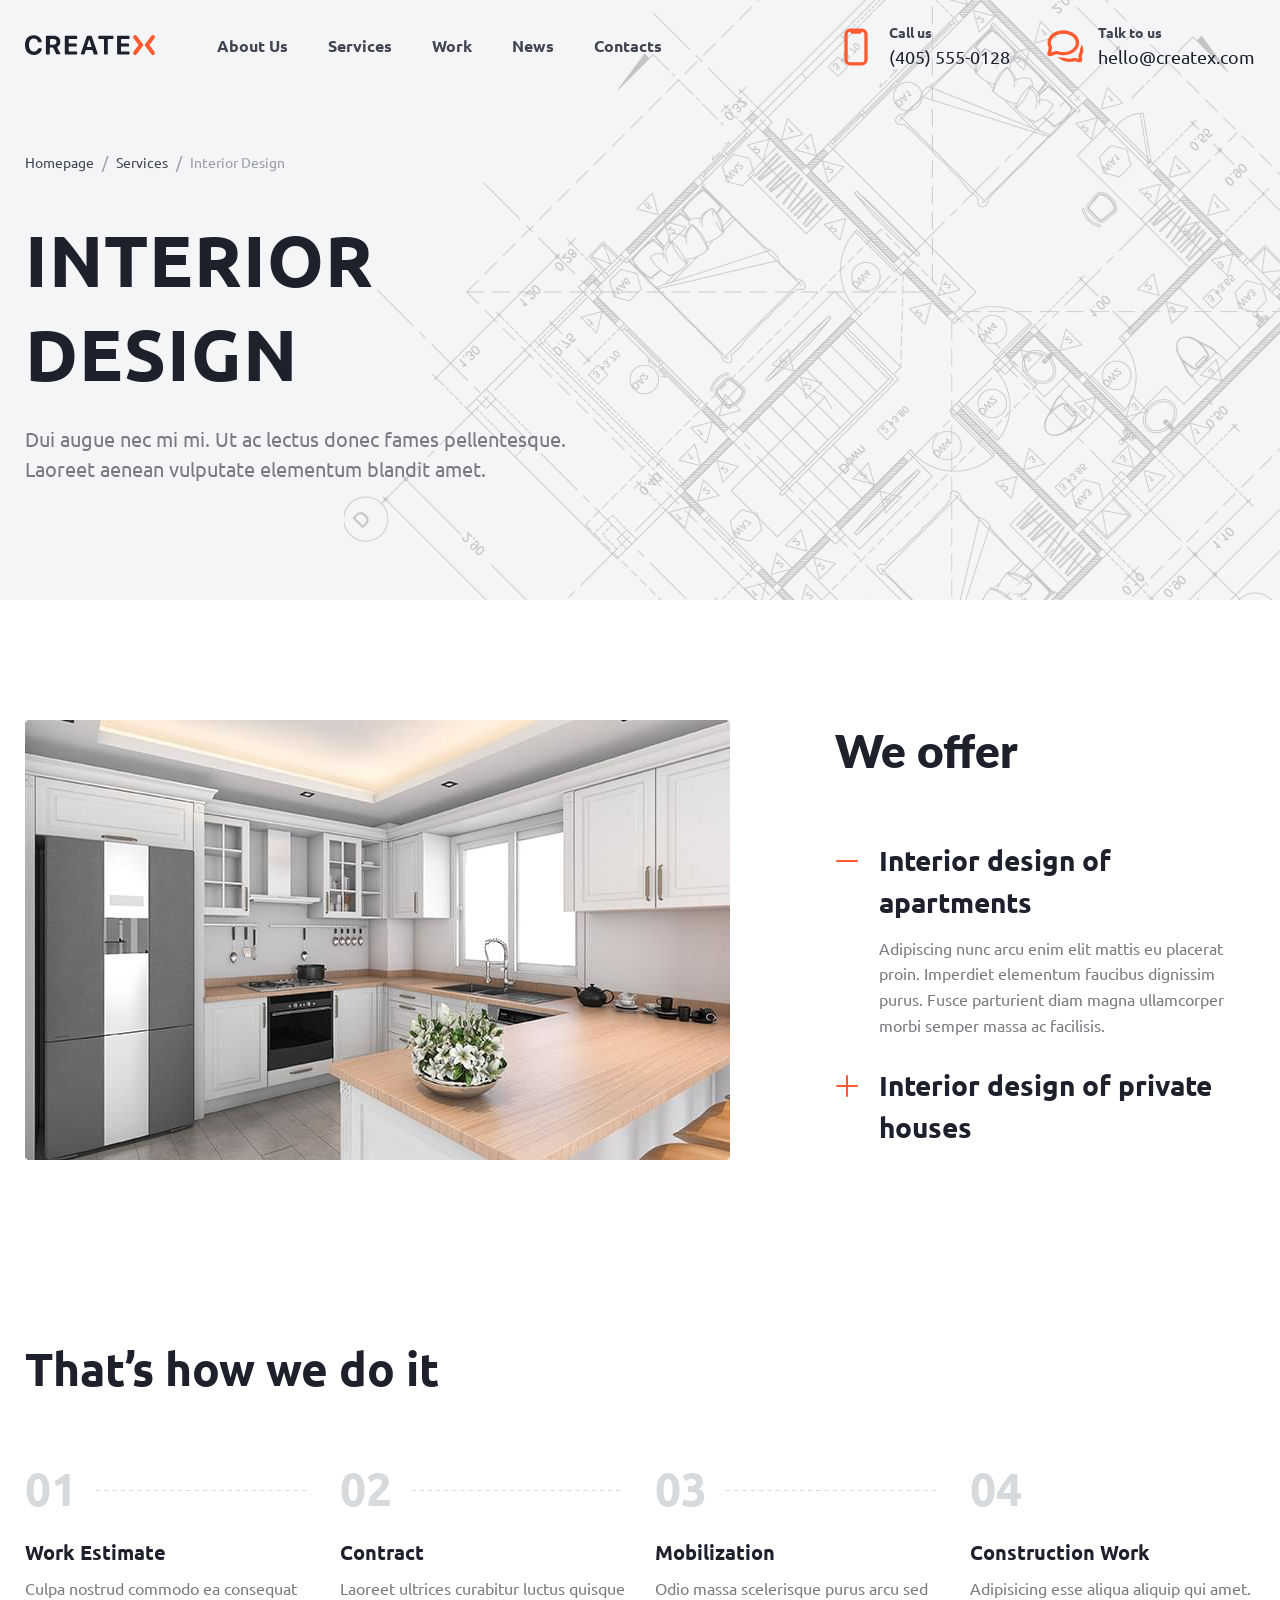
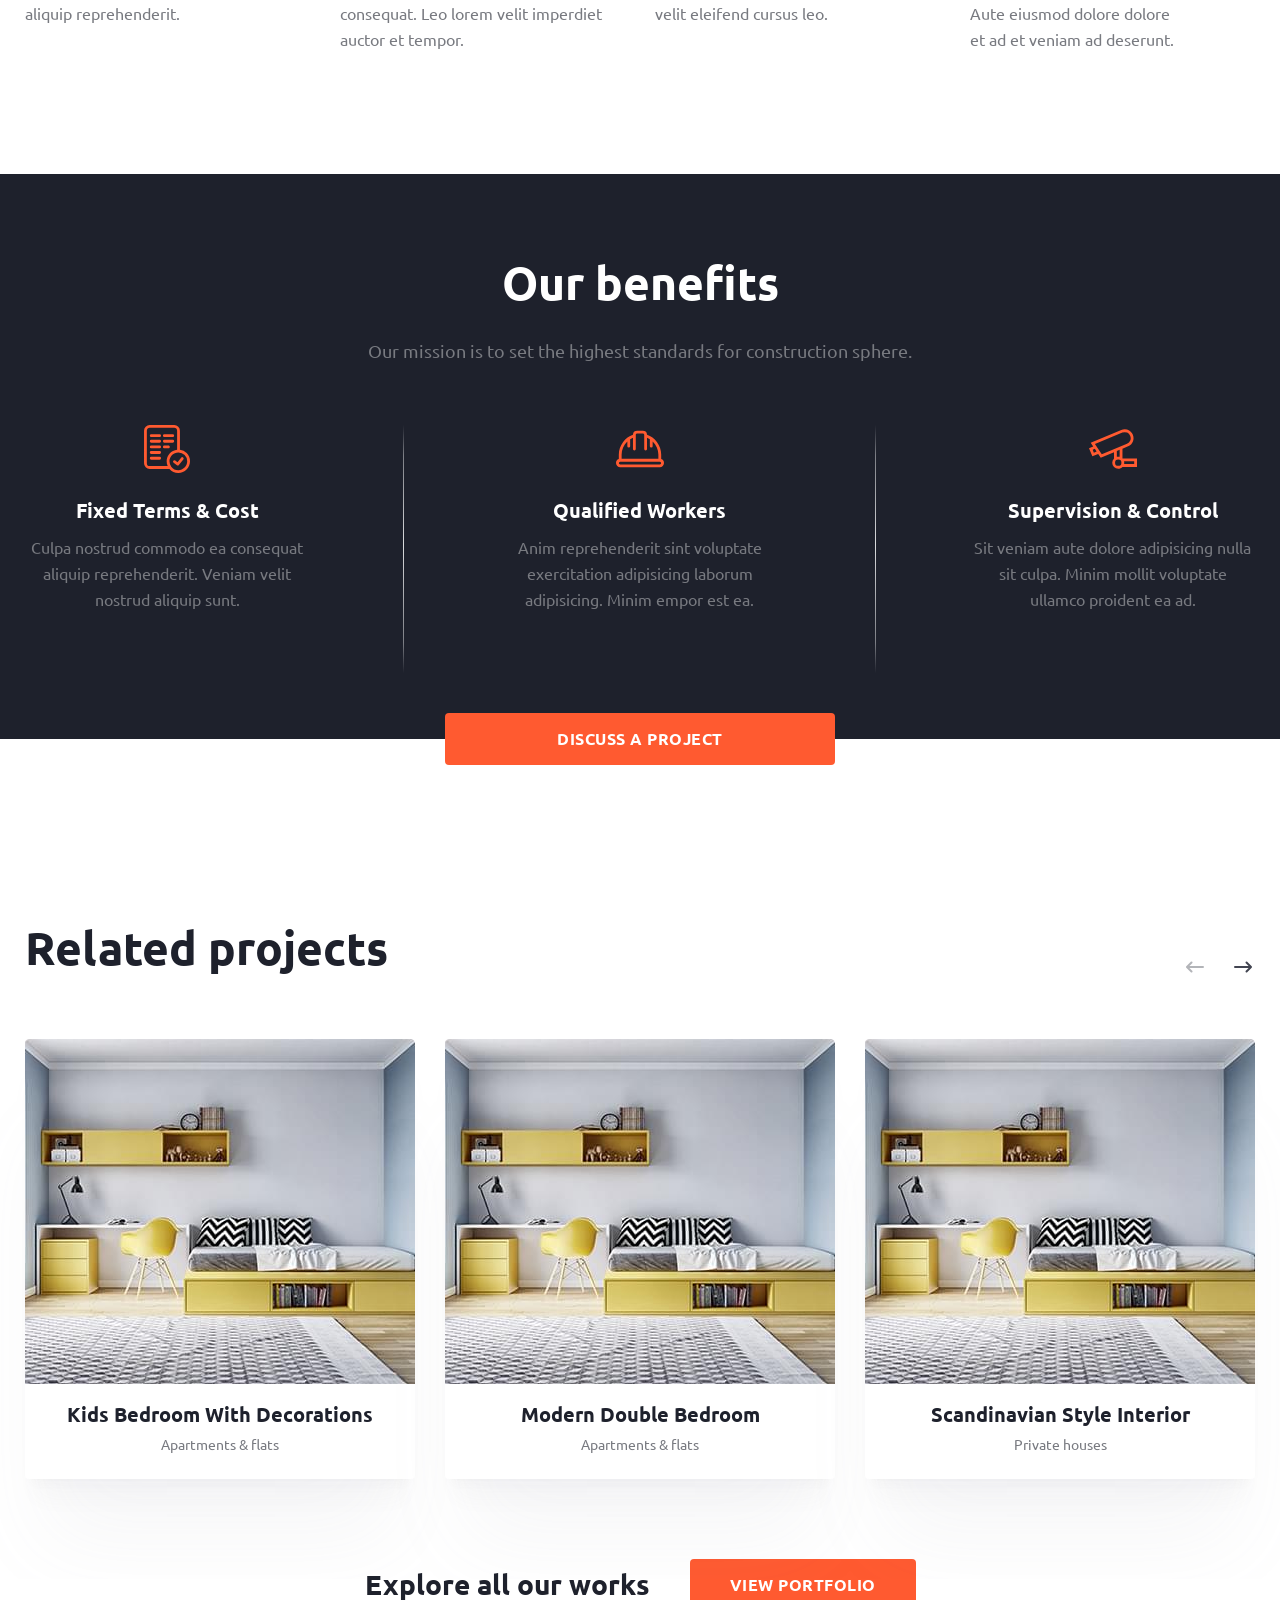
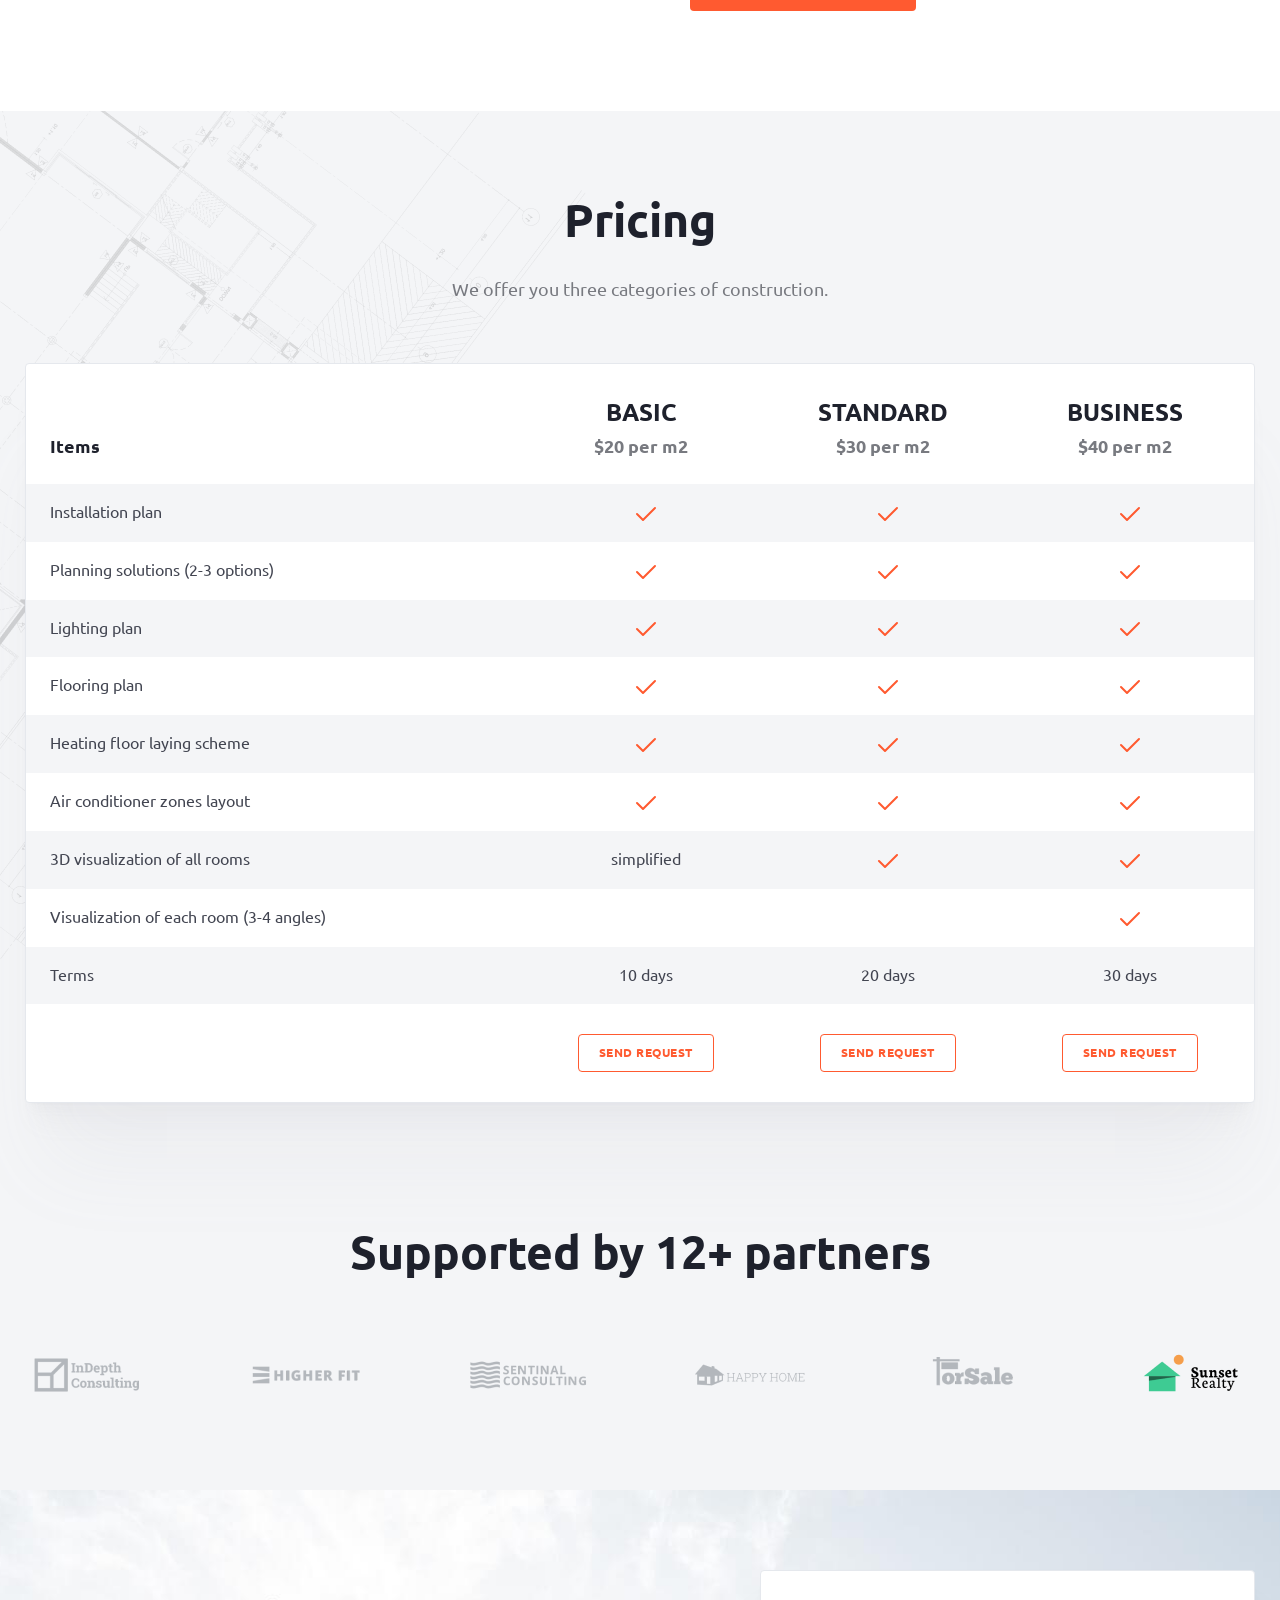
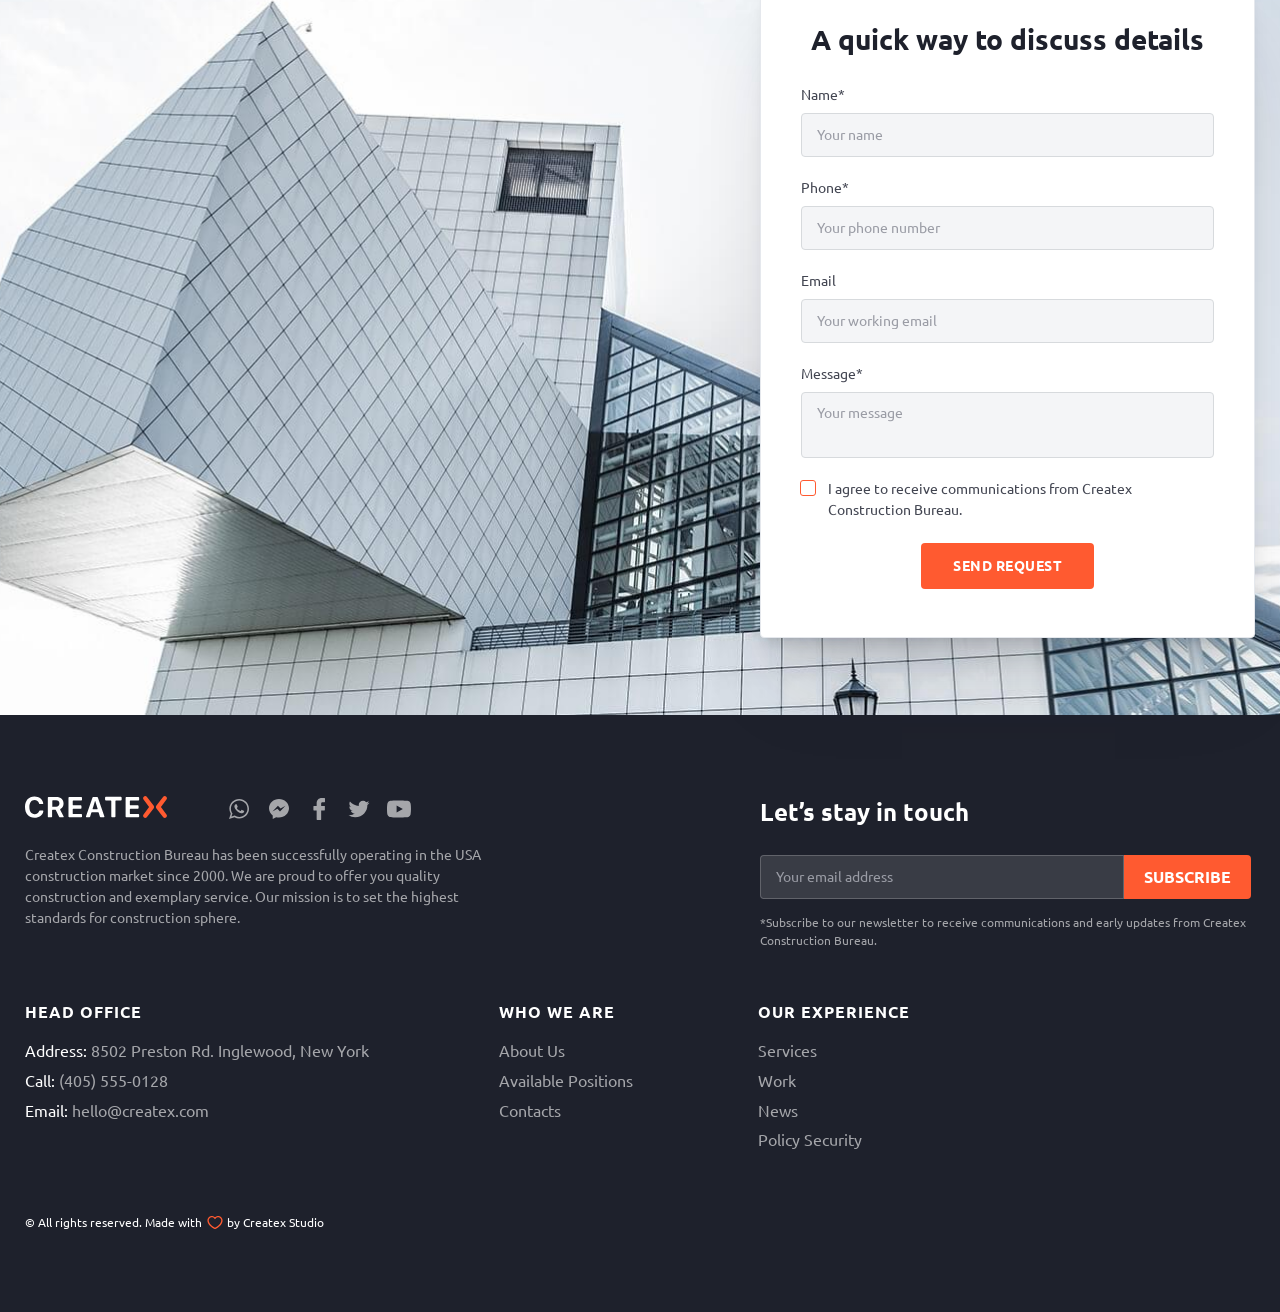
<file: services-1.html>
<!DOCTYPE html>
<html lang="en">

<head>
  <meta charset="UTF-8">
  <meta name="viewport" content="width=device-width,initial-scale=1">
  <link rel="shortcut icon" href="img/favicon.ico" type="image/x-icon">
  <meta http-equiv="X-UA-Compatible" content="ie=edge">
  <meta name="theme-color" content="#111111">
  <title>Createx Construction</title>
  <link rel="stylesheet" href="css/vendor.css">
  <link rel="stylesheet" href="css/main.css">
</head>

<body>
  <div class="site-container">
    <header class="header header--secondary">
      <div class="container header__container"><a href="index.html" class="logo"><img src="img/logo.svg"
            alt="Createx Logo"></a>
        <nav class="nav header__nav">
          <ul class="nav__list list-reset">
            <li class="nav__item"><a href="about.html" class="nav__link">About Us</a></li>
            <li class="nav__item"><a href="services.html" class="nav__link">Services</a></li>
            <li class="nav__item"><a href="work.html" class="nav__link">Work</a></li>
            <li class="nav__item"><a href="news.html" class="nav__link">News</a></li>
            <li class="nav__item"><a href="contacts.html" class="nav__link">Contacts</a></li>
          </ul>
          <div class="header-contacts header-contacts--nav"><a href="tel:4055550128"
              class="header-contacts__link contacts-link contacts-link--call"><span class="contacts-link__caption">Call
                us</span> <span class="contacts-link__value">(405) 555-0128</span> </a><a
              href="mailto:hello@createx.com" class="header-contacts__link contacts-link contacts-link--mail"><span
                class="contacts-link__caption">Talk to us</span> <span
                class="contacts-link__value">hello@createx.com</span></a></div>
        </nav>
        <div class="header-contacts"><a href="tel:4055550128"
            class="header-contacts__link contacts-link contacts-link--call"><span class="contacts-link__caption">Call
              us</span> <span class="contacts-link__value">(405) 555-0128</span> </a><a href="mailto:hello@createx.com"
            class="header-contacts__link contacts-link contacts-link--mail"><span class="contacts-link__caption">Talk to
              us</span> <span class="contacts-link__value">hello@createx.com</span></a></div><button
          class="btn-reset burger" aria-label="Открыть меню"><span class="burger__line"></span></button>
      </div>
    </header>
    <main>
      <section class="page-hero page-hero--services-inner">
        <div class="container">
          <ul class="list-reset breadcrumbs page-hero__breadcrumbs">
            <li class="breadcrumbs__item"><a href="#" class="breadcrumbs__link">Homepage</a></li>
            <li class="breadcrumbs__item"><a href="#" class="breadcrumbs__link">Services</a></li>
            <li class="breadcrumbs__item"><a class="breadcrumbs__link">Interior Design</a></li>
          </ul>
          <h1 class="page-hero__title">INTERIOR DESIGN</h1>
          <p class="page-hero__descr">Dui augue nec mi&nbsp;mi. Ut&nbsp;ac&nbsp;lectus donec fames pellentesque. Laoreet
            aenean vulputate elementum blandit amet.</p>
        </div>
      </section>
      <section class="we-offer">
        <div class="container we-offer__container grid">
          <div class="we-offer__image"><img src="img/we-offer.jpg" alt="We offer smth"></div>
          <div class="we-offer__content">
            <h2 class="title we-offer__title">We offer</h2>
            <div class="accordion accordion-1 we-offer__accordion open is-open"><button
                class="btn-reset accordion__control" aria-expanded="false"><span class="accordion__title">Interior
                  design of apartments</span> <span class="accordion__icon"></span></button>
              <div class="accordion__content" aria-hidden="true">
                <p>Adipiscing nunc arcu enim elit mattis eu&nbsp;placerat proin. Imperdiet elementum faucibus dignissim
                  purus. Fusce parturient diam magna ullamcorper morbi semper massa ac&nbsp;facilisis.</p>
              </div>
            </div>
            <div class="accordion accordion-2 we-offer__accordion"><button class="btn-reset accordion__control"
                aria-expanded="false"><span class="accordion__title">Interior design of private houses</span> <span
                  class="accordion__icon"></span></button>
              <div class="accordion__content" aria-hidden="true">
                <p>Adipiscing nunc arcu enim elit mattis eu&nbsp;placerat proin. Imperdiet elementum faucibus dignissim
                  purus. Fusce parturient diam magna ullamcorper morbi semper massa ac&nbsp;facilisis.</p>
              </div>
            </div>
          </div>
        </div>
      </section>
      <section class="how-we-do">
        <div class="container">
          <h2 class="title how-we-do__title">That’s how we do it</h2>
          <ul class="list-reset how-we-do__list grid">
            <li class="how-we-do__item">
              <h3 class="how-we-do__subtitle">Work Estimate</h3>
              <p class="how-we-do__descr">Culpa nostrud commodo ea&nbsp;consequat aliquip reprehenderit.</p>
            </li>
            <li class="how-we-do__item">
              <h3 class="how-we-do__subtitle">Contract</h3>
              <p class="how-we-do__descr">Laoreet ultrices curabitur luctus quisque consequat. Leo lorem velit imperdiet
                auctor et&nbsp;tempor.</p>
            </li>
            <li class="how-we-do__item">
              <h3 class="how-we-do__subtitle">Mobilization</h3>
              <p class="how-we-do__descr">Odio massa scelerisque purus arcu sed velit eleifend cursus leo.</p>
            </li>
            <li class="how-we-do__item">
              <h3 class="how-we-do__subtitle">Construction Work</h3>
              <p class="how-we-do__descr">Adipisicing esse aliqua aliquip qui amet. Aute eiusmod dolore dolore
                et&nbsp;ad&nbsp;et&nbsp;veniam ad&nbsp;deserunt.</p>
            </li>
          </ul>
        </div>
      </section>
      <section class="services-benefits section-offset">
        <div class="container">
          <h2 class="title title--center services-benefits__title">Our benefits</h2>
          <p class="descr descr--center services-benefits__description">Our mission is&nbsp;to&nbsp;set the highest
            standards for construction sphere.</p>
          <ul class="list-reset services-benefits__list grid">
            <li class="services-benefits__item services-benefits__item--terms">
              <h3 class="services-benefits__subtitle">Fixed Terms & Cost</h3>
              <p class="services-benefits__descr">Culpa nostrud commodo ea&nbsp;consequat aliquip reprehenderit. Veniam
                velit nostrud aliquip sunt.</p>
            </li>
            <li class="services-benefits__item services-benefits__item--workers">
              <h3 class="services-benefits__subtitle">Qualified Workers</h3>
              <p class="services-benefits__descr">Anim reprehenderit sint voluptate exercitation adipisicing laborum
                adipisicing. Minim empor est&nbsp;ea.</p>
            </li>
            <li class="services-benefits__item services-benefits__item--control">
              <h3 class="services-benefits__subtitle">Supervision & Control</h3>
              <p class="services-benefits__descr">Sit veniam aute dolore adipisicing nulla sit culpa. Minim mollit
                voluptate ullamco proident ea&nbsp;ad.</p>
            </li>
          </ul>
          <div class="centered services-benefits__centered"><button
              class="btn btn-reset btn--fill services-benefits__btn">Discuss a project</button></div>
        </div>
      </section>
      <section class="related-projects">
        <div class="container">
          <div class="related-projects__top">
            <h2 class="title related-projects__title">Related projects</h2>
            <div class="slider-nav related-projects__slider-nav"><button
                class="btn-reset slider-nav__btn related-projects__prev slider-btn"><svg>
                  <use xlink:href="img/sprite.svg#left-arrow"></use>
                </svg></button> <button class="btn-reset slider-nav__btn related-projects__next slider-btn"><svg>
                  <use xlink:href="img/sprite.svg#right-arrow"></use>
                </svg></button></div>
          </div>
          <div class="swiper related-projects__items swiper-no-swiping">
            <div class="swiper-wrapper">
              <div class="swiper-slide"><a href="#" class="portfolio-item"><img class="portfolio-item__image"
                    src="img/related-proj-1.jpg" alt="Portfolio cover">
                  <div class="portfolio-item__content">
                    <h3 class="portfolio-item__title">Kids Bedroom With Decorations</h3><span
                      class="portfolio-item__descr">Apartments & flats</span>
                    <div class="portfolio-item__btn">View Project</div>
                  </div>
                </a></div>
              <div class="swiper-slide"><a href="#" class="portfolio-item"><img class="portfolio-item__image"
                    src="img/related-proj-1.jpg" alt="Portfolio cover">
                  <div class="portfolio-item__content">
                    <h3 class="portfolio-item__title">Modern Double Bedroom</h3><span
                      class="portfolio-item__descr">Apartments & flats</span>
                    <div class="portfolio-item__btn">View Project</div>
                  </div>
                </a></div>
              <div class="swiper-slide"><a href="#" class="portfolio-item"><img class="portfolio-item__image"
                    src="img/related-proj-1.jpg" alt="Portfolio cover">
                  <div class="portfolio-item__content">
                    <h3 class="portfolio-item__title">Scandinavian Style Interior</h3><span
                      class="portfolio-item__descr">Private houses</span>
                    <div class="portfolio-item__btn">View Project</div>
                  </div>
                </a></div>
              <div class="swiper-slide"><a href="#" class="portfolio-item"><img class="portfolio-item__image"
                    src="img/related-proj-1.jpg" alt="Portfolio cover">
                  <div class="portfolio-item__content">
                    <h3 class="portfolio-item__title">Scandinavian Style Interior</h3><span
                      class="portfolio-item__descr">Private houses</span>
                    <div class="portfolio-item__btn">View Project</div>
                  </div>
                </a></div>
            </div>
          </div>
          <div class="related-projects__learn learn-more">
            <h4 class="learn-more__subtitle">Explore all our works</h4><a href="work.html"
              class="btn-reset learn-more__btn btn btn--fill">View portfolio</a>
          </div>
        </div>
      </section>
      <section class="pricing"><img src="img/services-pricing-decorate.png" alt="" aria-hidden="true"
          class="pricing__decorate">
        <div class="container">
          <h2 class="title title--center">Pricing</h2>
          <p class="descr descr--center pricing__descr">We&nbsp;offer you three categories of&nbsp;construction.</p>
          <div class="table-wrapper">
            <table class="pricing__table table">
              <caption class="visually-hidden">Tariffs table</caption>
              <thead class="table__header">
                <tr class="table__row">
                  <th class="table__th">Items</th>
                  <th class="table__th">
                    <div class="table__heading">Basic</div>
                    <div class="table__per">$20 per m2</div>
                  </th>
                  <th class="table__th">
                    <div class="table__heading">Standard</div>
                    <div class="table__per">$30 per m2</div>
                  </th>
                  <th class="table__th">
                    <div class="table__heading">Business</div>
                    <div class="table__per">$40 per m2</div>
                  </th>
                </tr>
              </thead>
              <tbody class="table__body">
                <tr class="table__row">
                  <td class="table__col">Installation plan</td>
                  <td class="table__col"><span class="table__check">Available</span></td>
                  <td class="table__col"><span class="table__check">Available</span></td>
                  <td class="table__col"><span class="table__check">Available</span></td>
                </tr>
                <tr class="table__row">
                  <td class="table__col">Planning solutions (2-3 options)</td>
                  <td class="table__col"><span class="table__check">Available</span></td>
                  <td class="table__col"><span class="table__check">Available</span></td>
                  <td class="table__col"><span class="table__check">Available</span></td>
                </tr>
                <tr class="table__row">
                  <td class="table__col">Lighting plan</td>
                  <td class="table__col"><span class="table__check">Available</span></td>
                  <td class="table__col"><span class="table__check">Available</span></td>
                  <td class="table__col"><span class="table__check">Available</span></td>
                </tr>
                <tr class="table__row">
                  <td class="table__col">Flooring plan</td>
                  <td class="table__col"><span class="table__check">Available</span></td>
                  <td class="table__col"><span class="table__check">Available</span></td>
                  <td class="table__col"><span class="table__check">Available</span></td>
                </tr>
                <tr class="table__row">
                  <td class="table__col">Heating floor laying scheme</td>
                  <td class="table__col"><span class="table__check">Available</span></td>
                  <td class="table__col"><span class="table__check">Available</span></td>
                  <td class="table__col"><span class="table__check">Available</span></td>
                </tr>
                <tr class="table__row">
                  <td class="table__col">Air conditioner zones layout</td>
                  <td class="table__col"><span class="table__check">Available</span></td>
                  <td class="table__col"><span class="table__check">Available</span></td>
                  <td class="table__col"><span class="table__check">Available</span></td>
                </tr>
                <tr class="table__row">
                  <td class="table__col">3D visualization of all rooms</td>
                  <td class="table__col"><span class="table__text">simplified</span></td>
                  <td class="table__col"><span class="table__check">Available</span></td>
                  <td class="table__col"><span class="table__check">Available</span></td>
                </tr>
                <tr class="table__row">
                  <td class="table__col">Visualization of each room (3-4 angles)</td>
                  <td class="table__col"></td>
                  <td class="table__col"></td>
                  <td class="table__col"><span class="table__check">Available</span></td>
                </tr>
                <tr class="table__row">
                  <td class="table__col">Terms</td>
                  <td class="table__col"><span class="table__text">10 days</span></td>
                  <td class="table__col"><span class="table__text">20 days</span></td>
                  <td class="table__col"><span class="table__text">30 days</span></td>
                </tr>
                <tr class="table__row">
                  <td class="table__col"></td>
                  <td class="table__col"><button class="btn btn-reset btn--stroke-primary">Send request</button></td>
                  <td class="table__col"><button class="btn btn-reset btn--stroke-primary">Send request</button></td>
                  <td class="table__col"><button class="btn btn-reset btn--stroke-primary">Send request</button></td>
                </tr>
              </tbody>
            </table>
          </div>
        </div>
      </section>
      <section class="partners">
        <div class="container">
          <h2 class="title title--center partners__title">Supported by 12+ partners</h2>
          <ul class="list-reset partners__list">
            <li class="partners__item"><a href="#" class="partners__link"><img src="img/partners/partners-1.png"
                  alt="Logo 1" class="partners__logo"></a></li>
            <li class="partners__item"><a href="#" class="partners__link"><img src="img/partners/partners-2.png"
                  alt="Logo 2" class="partners__logo"></a></li>
            <li class="partners__item"><a href="#" class="partners__link"><img src="img/partners/partners-3.png"
                  alt="Logo 3" class="partners__logo"></a></li>
            <li class="partners__item"><a href="#" class="partners__link"><img src="img/partners/partners-4.png"
                  alt="Logo 4" class="partners__logo"></a></li>
            <li class="partners__item"><a href="#" class="partners__link"><img src="img/partners/partners-5.png"
                  alt="Logo 5" class="partners__logo"></a></li>
            <li class="partners__item"><a href="#" class="partners__link"><img src="img/partners/partners-6.png"
                  alt="Logo 6" class="partners__logo"></a></li>
          </ul>
        </div>
      </section>
      <section class="contacts-section">
        <h2 class="visually-hidden">Contacts</h2>
        <div class="container contacts-section__container">
          <form class="contacts-section__form contacts-form">
            <h3 class="contacts-form__title">A quick way to discuss details</h3><label
              class="form-field form-field--gray contacts-form__field"><span class="form-field__caption">Name*</span>
              <input type="text" name="name" placeholder="Your name" class="form-field__input"></label> <label
              class="form-field form-field--gray contacts-form__field"><span class="form-field__caption">Phone*</span>
              <input type="tel" name="phone" placeholder="Your phone number" class="form-field__input"></label> <label
              class="form-field form-field--gray contacts-form__field"><span class="form-field__caption">Email</span>
              <input type="email" name="email" placeholder="Your working email" class="form-field__input"></label>
            <label class="form-field form-field--gray contacts-form__field"><span
                class="form-field__caption">Message*</span> <textarea name="message" placeholder="Your message"
                class="form-field__input form-field__input--big"></textarea></label> <label
              class="custom-checkbox contacts-form__checkbox"><input type="checkbox" class="custom-checkbox__input">
              <span class="custom-checkbox__text">I agree to receive communications from Createx Construction
                Bureau.</span></label>
            <div class="centered"><button class="contacts-form__btn btn btn--fill" type="submit">Send Request</button>
            </div>
          </form>
        </div>
      </section>
    </main>
    <footer class="footer"><a href="#page" data-scroll class="to-top"><span class="to-top__text">Go to top</span> <span
          class="to-top__icon"><svg>
            <use xlink:href="img/sprite.svg#to-top"></use>
          </svg></span></a>
      <div class="container footer__container grid">
        <div class="footer__left">
          <div class="footer__top"><a href="index.html" class="logo footer__logo"><img src="img/logo-footer.svg"
                alt="Createx Logo"></a>
            <ul class="social footer__social list-reset">
              <li class="social__item"><a href="#" target="_blank" class="social__link" aria-label="WhatsApp"><svg>
                    <use xlink:href="img/sprite.svg#whats"></use>
                  </svg></a></li>
              <li class="social__item"><a href="#" target="_blank" class="social__link" aria-label="Messenger"><svg>
                    <use xlink:href="img/sprite.svg#mess"></use>
                  </svg></a></li>
              <li class="social__item"><a href="#" target="_blank" class="social__link" aria-label="Facebook"><svg>
                    <use xlink:href="img/sprite.svg#facebook"></use>
                  </svg></a></li>
              <li class="social__item"><a href="#" target="_blank" class="social__link" aria-label="Twitter"><svg>
                    <use xlink:href="img/sprite.svg#twitter"></use>
                  </svg></a></li>
              <li class="social__item"><a href="#" target="_blank" class="social__link" aria-label="Youtube"><svg>
                    <use xlink:href="img/sprite.svg#youtube"></use>
                  </svg></a></li>
            </ul>
          </div>
          <p class="footer__descr">Createx Construction Bureau has been successfully operating in&nbsp;the USA
            construction market since 2000. We&nbsp;are proud to&nbsp;offer you quality construction and exemplary
            service. Our mission is&nbsp;to&nbsp;set the highest standards for construction sphere.</p>
        </div>
        <form action="#" class="footer-form footer__form">
          <h3 class="footer-form__title">Let’s stay in touch</h3>
          <div class="footer-form__items"><label class="form-field form-field--gray contacts-form__field"><input
                type="email" name="email" placeholder="Your email address" class="form-field__input"></label> <button
              class="footer-form__btn btn btn--fill">Subscribe</button></div>
          <p class="footer-form__descr">*Subscribe to&nbsp;our newsletter to&nbsp;receive communications and early
            updates from Createx Construction Bureau.</p>
        </form>
        <address class="footer-address footer__address">
          <h3 class="footer-address__title footer-title">Head Office</h3><span class="footer-address__item"><span
              class="footer-address__name">Address:</span> 8502 Preston Rd. Inglewood, New York </span><span
            class="footer-address__item"><span class="footer-address__name">Call:</span> <a href="tel:4055550128">(405)
              555-0128</a> </span><span class="footer-address__item"><span class="footer-address__name">Email:</span> <a
              href="mailto:hello@createx.com">hello@createx.com</a></span>
        </address>
        <nav class="footer-nav footer__nav" title="secondary navigation">
          <div class="footer-nav__col">
            <h3 class="footer-nav__title footer-title">Who we are</h3>
            <ul class="list-reset footer-nav__list">
              <li class="footer-nav__item"><a href="about.html" class="footer-nav__link">About Us</a></li>
              <li class="footer-nav__item"><a href="#" class="footer-nav__link">Available Positions</a></li>
              <li class="footer-nav__item"><a href="contacts.html" class="footer-nav__link">Contacts</a></li>
            </ul>
          </div>
          <div class="footer-nav__col">
            <h3 class="footer-nav__title footer-title">Our Experience</h3>
            <ul class="list-reset footer-nav__list">
              <li class="footer-nav__item"><a href="services.html" class="footer-nav__link">Services</a></li>
              <li class="footer-nav__item"><a href="work.html" class="footer-nav__link">Work</a></li>
              <li class="footer-nav__item"><a href="news.html" class="footer-nav__link">News</a></li>
                <li class="footer-nav__item"><a href="policy.html" class="footer-nav__link">Policy Security</a></li>
            </ul>
          </div>
        </nav><small class="footer__copyright">&copy;&nbsp;All rights reserved. Made with <span>by Createx
            Studio</span></small>
      </div>
    </footer>
    <div class="overlay"></div>
  </div>
  <script src="js/vendor.js"></script>
  <script src="js/main.js"></script>
</body>

</html>
</file>
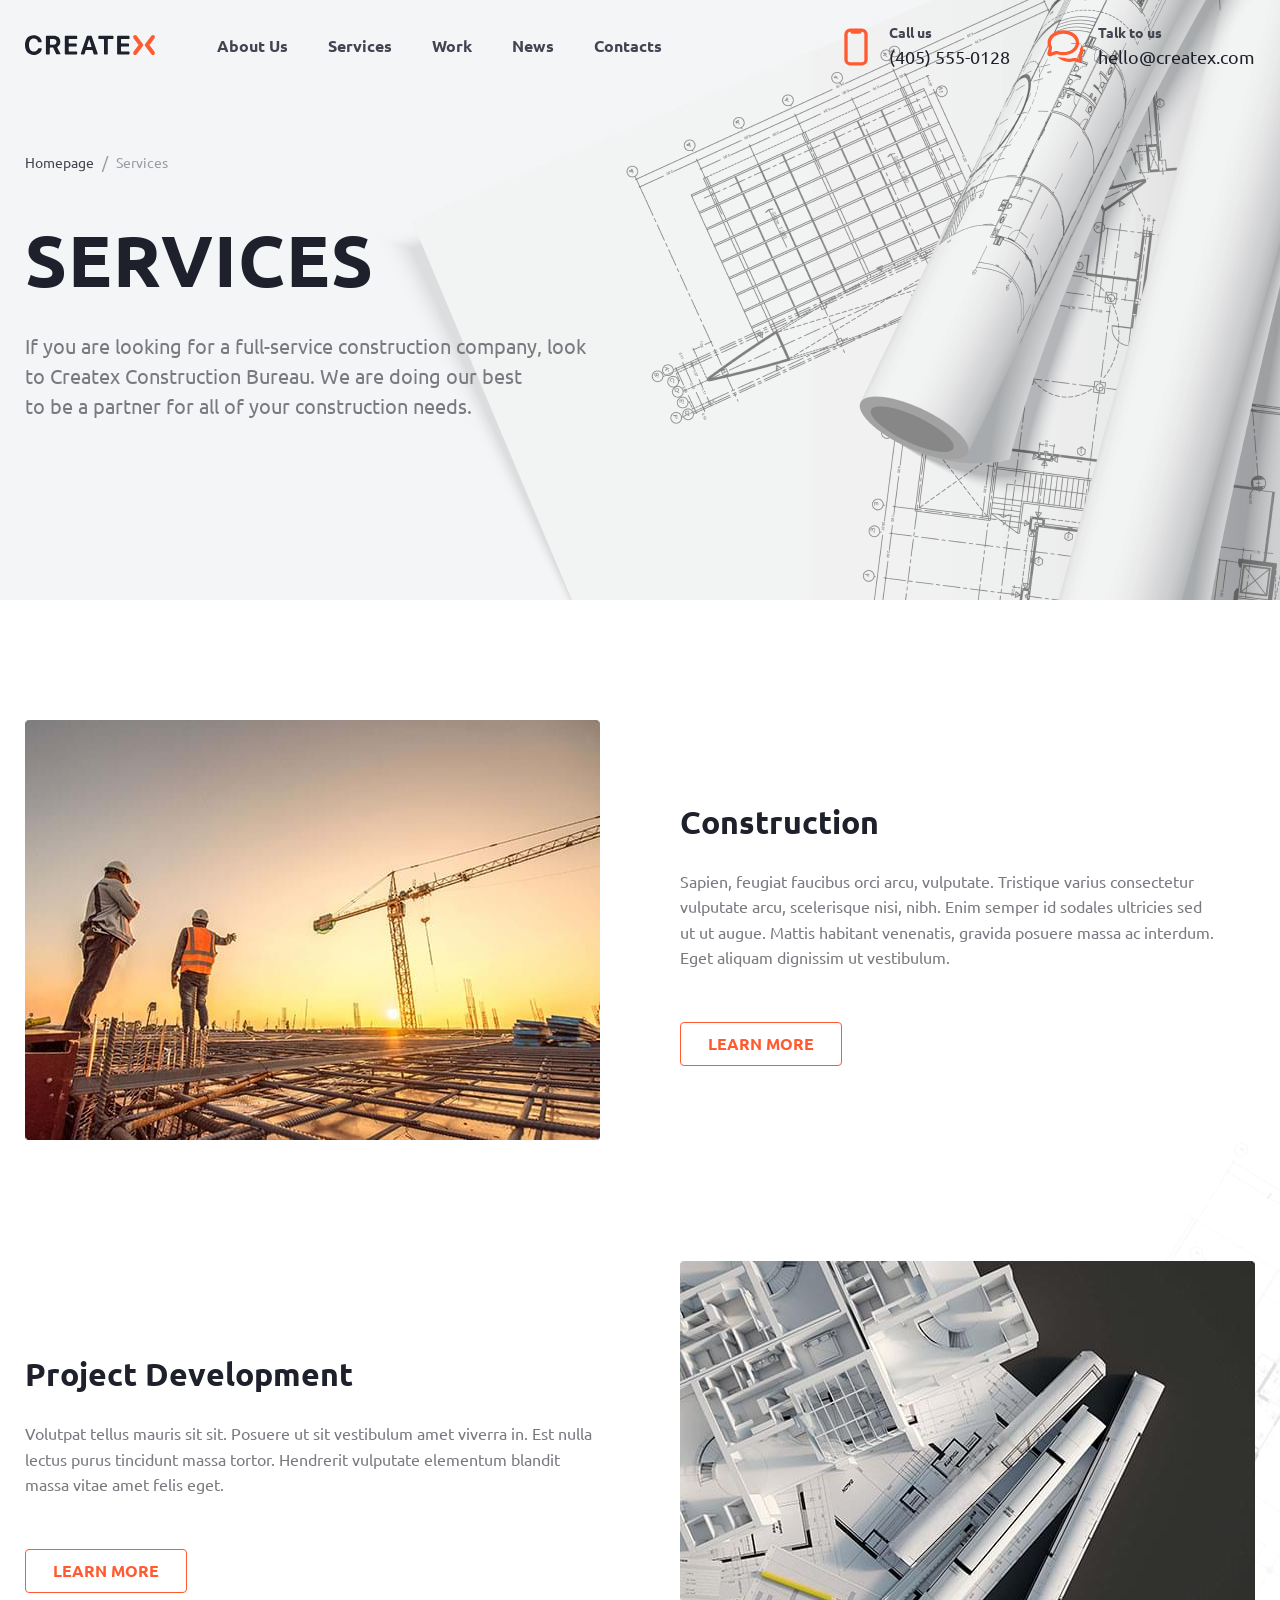
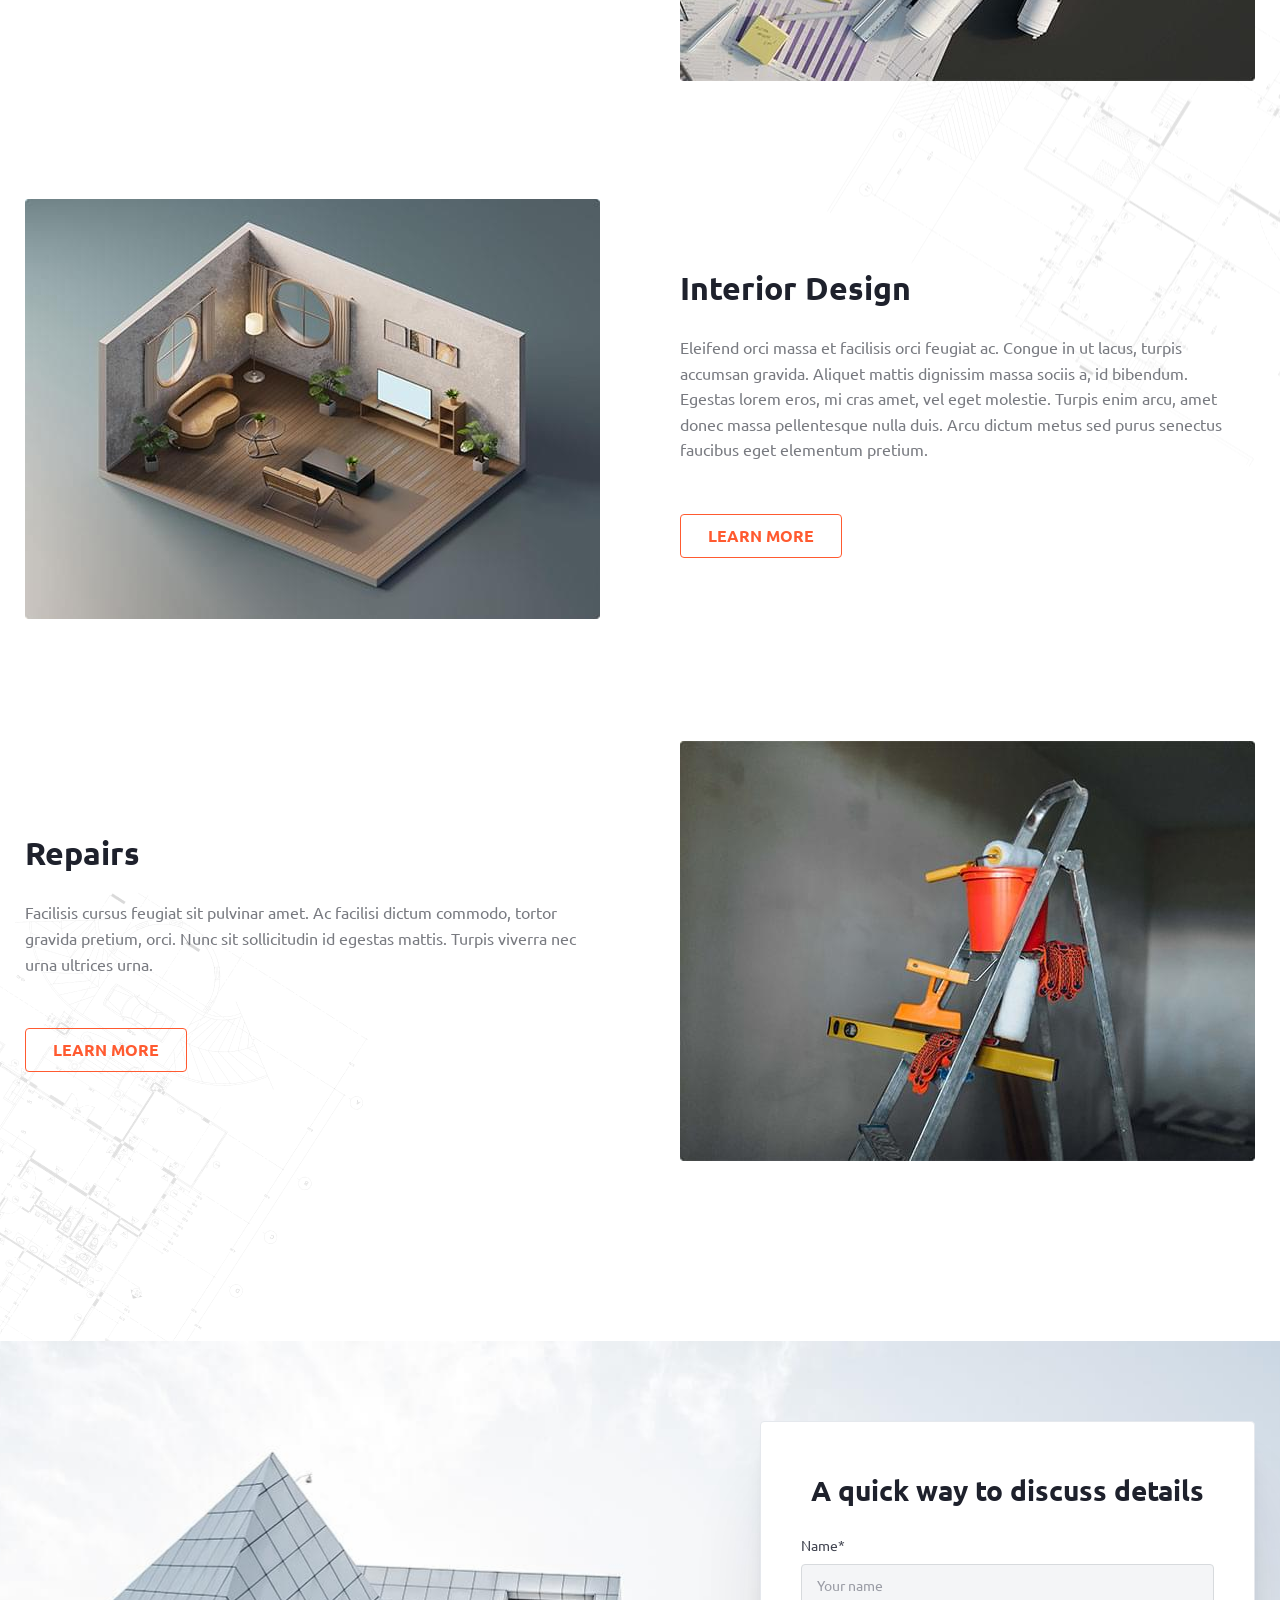
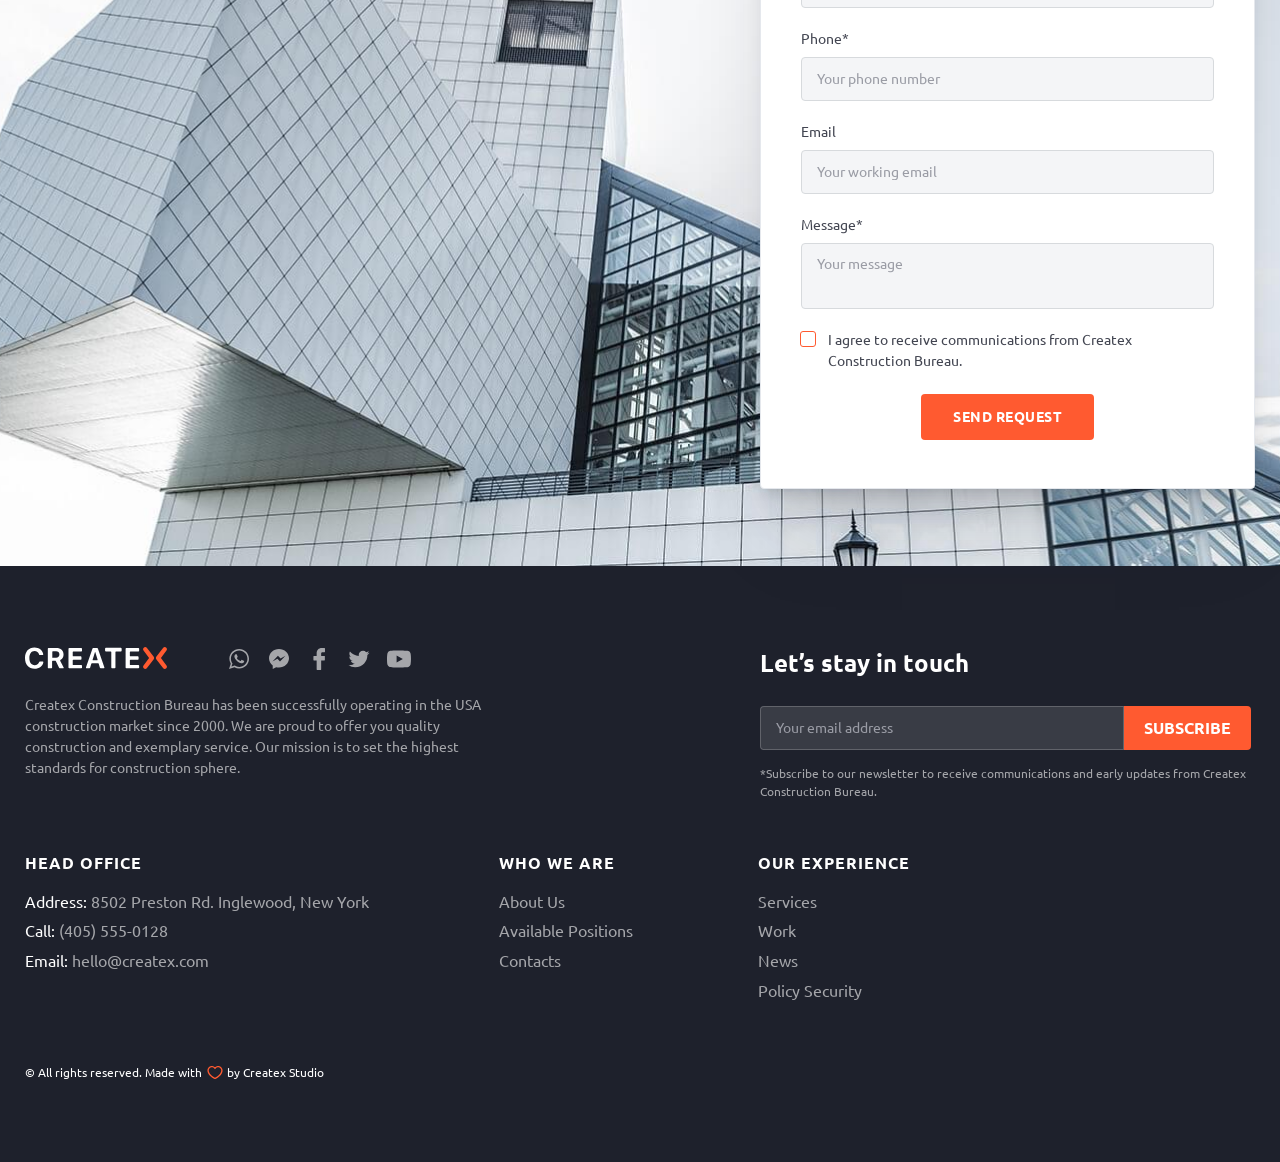
<file: services.html>
<!DOCTYPE html>
<html lang="en">

<head>
  <meta charset="UTF-8">
  <meta name="viewport" content="width=device-width,initial-scale=1">
  <link rel="shortcut icon" href="img/favicon.ico" type="image/x-icon">
  <meta http-equiv="X-UA-Compatible" content="ie=edge">
  <meta name="theme-color" content="#111111">
  <title>Createx Construction</title>
  <link rel="stylesheet" href="css/vendor.css">
  <link rel="stylesheet" href="css/main.css">
</head>

<body>
  <div class="site-container">
    <header class="header header--secondary">
      <div class="container header__container"><a href="index.html" class="logo"><img src="img/logo.svg"
            alt="Createx Logo"></a>
        <nav class="nav header__nav">
          <ul class="nav__list list-reset">
            <li class="nav__item"><a href="about.html" class="nav__link">About Us</a></li>
            <li class="nav__item"><a href="services.html" class="nav__link">Services</a></li>
            <li class="nav__item"><a href="work.html" class="nav__link">Work</a></li>
            <li class="nav__item"><a href="news.html" class="nav__link">News</a></li>
            <li class="nav__item"><a href="contacts.html" class="nav__link">Contacts</a></li>
          </ul>
          <div class="header-contacts header-contacts--nav"><a href="tel:4055550128"
              class="header-contacts__link contacts-link contacts-link--call"><span class="contacts-link__caption">Call
                us</span> <span class="contacts-link__value">(405) 555-0128</span> </a><a
              href="mailto:hello@createx.com" class="header-contacts__link contacts-link contacts-link--mail"><span
                class="contacts-link__caption">Talk to us</span> <span
                class="contacts-link__value">hello@createx.com</span></a></div>
        </nav>
        <div class="header-contacts"><a href="tel:4055550128"
            class="header-contacts__link contacts-link contacts-link--call"><span class="contacts-link__caption">Call
              us</span> <span class="contacts-link__value">(405) 555-0128</span> </a><a href="mailto:hello@createx.com"
            class="header-contacts__link contacts-link contacts-link--mail"><span class="contacts-link__caption">Talk to
              us</span> <span class="contacts-link__value">hello@createx.com</span></a></div><button
          class="btn-reset burger" aria-label="Открыть меню"><span class="burger__line"></span></button>
      </div>
    </header>
    <main>
      <section class="page-hero page-hero--services">
        <div class="container">
          <ul class="list-reset breadcrumbs page-hero__breadcrumbs">
            <li class="breadcrumbs__item"><a href="#" class="breadcrumbs__link">Homepage</a></li>
            <li class="breadcrumbs__item"><a class="breadcrumbs__link">Services</a></li>
          </ul>
          <h1 class="page-hero__title">Services</h1>
          <p class="page-hero__descr">If&nbsp;you are looking for a&nbsp;full-service construction company, look
            to&nbsp;Createx Construction Bureau. We&nbsp;are doing our best to&nbsp;be&nbsp;a&nbsp;partner for all
            of&nbsp;your construction needs.</p>
        </div>
      </section>
      <section class="services"><img src="img/services-content-bg-1.png" alt="" aria-hidden="true"
          class="services-decorate-1"> <img src="img/services-content-bg-2.png" alt="" aria-hidden="true"
          class="services-decorate-2">
        <div class="container">
          <h2 class="visually-hidden">Services content</h2>
          <ul class="list-reset services__list">
            <li class="services__item grid">
              <div class="services__image"><img src="img/services-content-1.jpg" alt="services 1"></div>
              <div class="services__info">
                <h2 class="services__title">Construction</h2>
                <p class="services__descr">Sapien, feugiat faucibus orci arcu, vulputate. Tristique varius consectetur
                  vulputate arcu, scelerisque nisi, nibh. Enim semper id&nbsp;sodales ultricies sed
                  ut&nbsp;ut&nbsp;augue. Mattis habitant venenatis, gravida posuere massa ac&nbsp;interdum. Eget aliquam
                  dignissim ut&nbsp;vestibulum.</p><a href="services-1.html"
                  class="services__link btn btn--stroke btn--stroke-primary">Learn more</a>
              </div>
            </li>
            <li class="services__item grid services__item--reverse">
              <div class="services__image"><img src="img/services-content-2.jpg" alt="services 2"></div>
              <div class="services__info">
                <h2 class="services__title">Project Development</h2>
                <p class="services__descr">Volutpat tellus mauris sit sit. Posuere ut&nbsp;sit vestibulum amet
                  viverra&nbsp;in. Est nulla lectus purus tincidunt massa tortor. Hendrerit vulputate elementum blandit
                  massa vitae amet felis eget.</p><a href="services-1.html"
                  class="services__link btn btn--stroke btn--stroke-primary">Learn more</a>
              </div>
            </li>
            <li class="services__item grid">
              <div class="services__image"><img src="img/services-content-3.jpg" alt="services 3"></div>
              <div class="services__info">
                <h2 class="services__title">Interior Design</h2>
                <p class="services__descr">Eleifend orci massa et&nbsp;facilisis orci feugiat&nbsp;ac. Congue
                  in&nbsp;ut&nbsp;lacus, turpis accumsan gravida. Aliquet mattis dignissim massa sociis&nbsp;a,
                  id&nbsp;bibendum. Egestas lorem eros, mi&nbsp;cras amet, vel eget molestie. Turpis enim arcu, amet
                  donec massa pellentesque nulla duis. Arcu dictum metus sed purus senectus faucibus eget elementum
                  pretium.</p><a href="services-1.html" class="services__link btn btn--stroke btn--stroke-primary">Learn
                  more</a>
              </div>
            </li>
            <li class="services__item grid services__item--reverse">
              <div class="services__image"><img src="img/services-content-4.jpg" alt="services 4"></div>
              <div class="services__info">
                <h2 class="services__title">Repairs</h2>
                <p class="services__descr">Facilisis cursus feugiat sit pulvinar amet. Ac&nbsp;facilisi dictum commodo,
                  tortor gravida pretium, orci. Nunc sit sollicitudin id&nbsp;egestas mattis. Turpis viverra nec urna
                  ultrices urna.</p><a href="services-1.html"
                  class="services__link btn btn--stroke btn--stroke-primary">Learn more</a>
              </div>
            </li>
          </ul>
        </div>
      </section>
      <section class="contacts-section">
        <h2 class="visually-hidden">Contacts</h2>
        <div class="container contacts-section__container">
          <form class="contacts-section__form contacts-form">
            <h3 class="contacts-form__title">A quick way to discuss details</h3><label
              class="form-field form-field--gray contacts-form__field"><span class="form-field__caption">Name*</span>
              <input type="text" name="name" placeholder="Your name" class="form-field__input"></label> <label
              class="form-field form-field--gray contacts-form__field"><span class="form-field__caption">Phone*</span>
              <input type="tel" name="phone" placeholder="Your phone number" class="form-field__input"></label> <label
              class="form-field form-field--gray contacts-form__field"><span class="form-field__caption">Email</span>
              <input type="email" name="email" placeholder="Your working email" class="form-field__input"></label>
            <label class="form-field form-field--gray contacts-form__field"><span
                class="form-field__caption">Message*</span> <textarea name="message" placeholder="Your message"
                class="form-field__input form-field__input--big"></textarea></label> <label
              class="custom-checkbox contacts-form__checkbox"><input type="checkbox" class="custom-checkbox__input">
              <span class="custom-checkbox__text">I agree to receive communications from Createx Construction
                Bureau.</span></label>
            <div class="centered"><button class="contacts-form__btn btn btn--fill" type="submit">Send Request</button>
            </div>
          </form>
        </div>
      </section>
    </main>
    <footer class="footer"><a href="#page" data-scroll class="to-top"><span class="to-top__text">Go to top</span> <span
          class="to-top__icon"><svg>
            <use xlink:href="img/sprite.svg#to-top"></use>
          </svg></span></a>
      <div class="container footer__container grid">
        <div class="footer__left">
          <div class="footer__top"><a href="index.html" class="logo footer__logo"><img src="img/logo-footer.svg"
                alt="Createx Logo"></a>
            <ul class="social footer__social list-reset">
              <li class="social__item"><a href="#" target="_blank" class="social__link" aria-label="WhatsApp"><svg>
                    <use xlink:href="img/sprite.svg#whats"></use>
                  </svg></a></li>
              <li class="social__item"><a href="#" target="_blank" class="social__link" aria-label="Messenger"><svg>
                    <use xlink:href="img/sprite.svg#mess"></use>
                  </svg></a></li>
              <li class="social__item"><a href="#" target="_blank" class="social__link" aria-label="Facebook"><svg>
                    <use xlink:href="img/sprite.svg#facebook"></use>
                  </svg></a></li>
              <li class="social__item"><a href="#" target="_blank" class="social__link" aria-label="Twitter"><svg>
                    <use xlink:href="img/sprite.svg#twitter"></use>
                  </svg></a></li>
              <li class="social__item"><a href="#" target="_blank" class="social__link" aria-label="Youtube"><svg>
                    <use xlink:href="img/sprite.svg#youtube"></use>
                  </svg></a></li>
            </ul>
          </div>
          <p class="footer__descr">Createx Construction Bureau has been successfully operating in&nbsp;the USA
            construction market since 2000. We&nbsp;are proud to&nbsp;offer you quality construction and exemplary
            service. Our mission is&nbsp;to&nbsp;set the highest standards for construction sphere.</p>
        </div>
        <form action="#" class="footer-form footer__form">
          <h3 class="footer-form__title">Let’s stay in touch</h3>
          <div class="footer-form__items"><label class="form-field form-field--gray contacts-form__field"><input
                type="email" name="email" placeholder="Your email address" class="form-field__input"></label> <button
              class="footer-form__btn btn btn--fill">Subscribe</button></div>
          <p class="footer-form__descr">*Subscribe to&nbsp;our newsletter to&nbsp;receive communications and early
            updates from Createx Construction Bureau.</p>
        </form>
        <address class="footer-address footer__address">
          <h3 class="footer-address__title footer-title">Head Office</h3><span class="footer-address__item"><span
              class="footer-address__name">Address:</span> 8502 Preston Rd. Inglewood, New York </span><span
            class="footer-address__item"><span class="footer-address__name">Call:</span> <a href="tel:4055550128">(405)
              555-0128</a> </span><span class="footer-address__item"><span class="footer-address__name">Email:</span> <a
              href="mailto:hello@createx.com">hello@createx.com</a></span>
        </address>
        <nav class="footer-nav footer__nav" title="secondary navigation">
          <div class="footer-nav__col">
            <h3 class="footer-nav__title footer-title">Who we are</h3>
            <ul class="list-reset footer-nav__list">
              <li class="footer-nav__item"><a href="about.html" class="footer-nav__link">About Us</a></li>
              <li class="footer-nav__item"><a href="#" class="footer-nav__link">Available Positions</a></li>
              <li class="footer-nav__item"><a href="contacts.html" class="footer-nav__link">Contacts</a></li>
            </ul>
          </div>
          <div class="footer-nav__col">
            <h3 class="footer-nav__title footer-title">Our Experience</h3>
            <ul class="list-reset footer-nav__list">
              <li class="footer-nav__item"><a href="services.html" class="footer-nav__link">Services</a></li>
              <li class="footer-nav__item"><a href="work.html" class="footer-nav__link">Work</a></li>
              <li class="footer-nav__item"><a href="news.html" class="footer-nav__link">News</a></li>
                <li class="footer-nav__item"><a href="policy.html" class="footer-nav__link">Policy Security</a></li>
            </ul>
          </div>
        </nav><small class="footer__copyright">&copy;&nbsp;All rights reserved. Made with <span>by Createx
            Studio</span></small>
      </div>
    </footer>
    <div class="overlay"></div>
  </div>
  <script src="js/vendor.js"></script>
  <script src="js/main.js"></script>
</body>

</html>
</file>
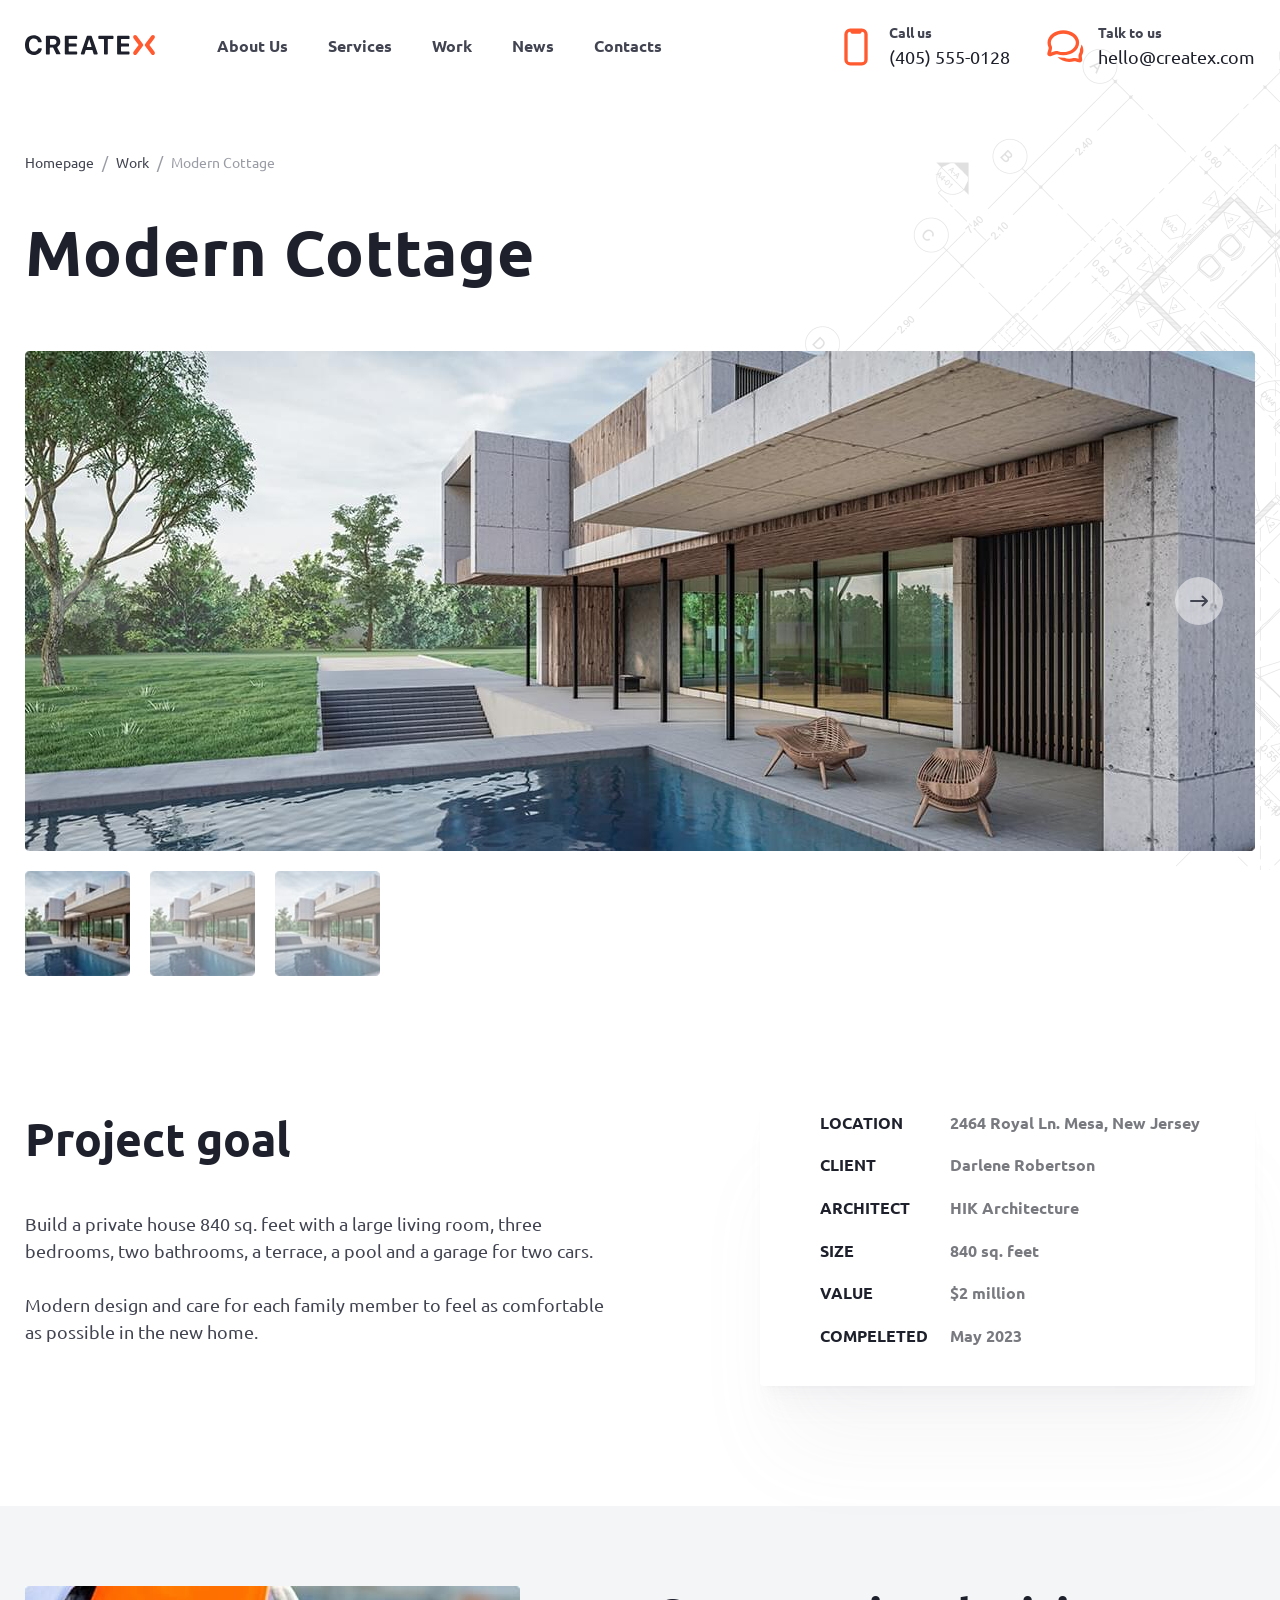
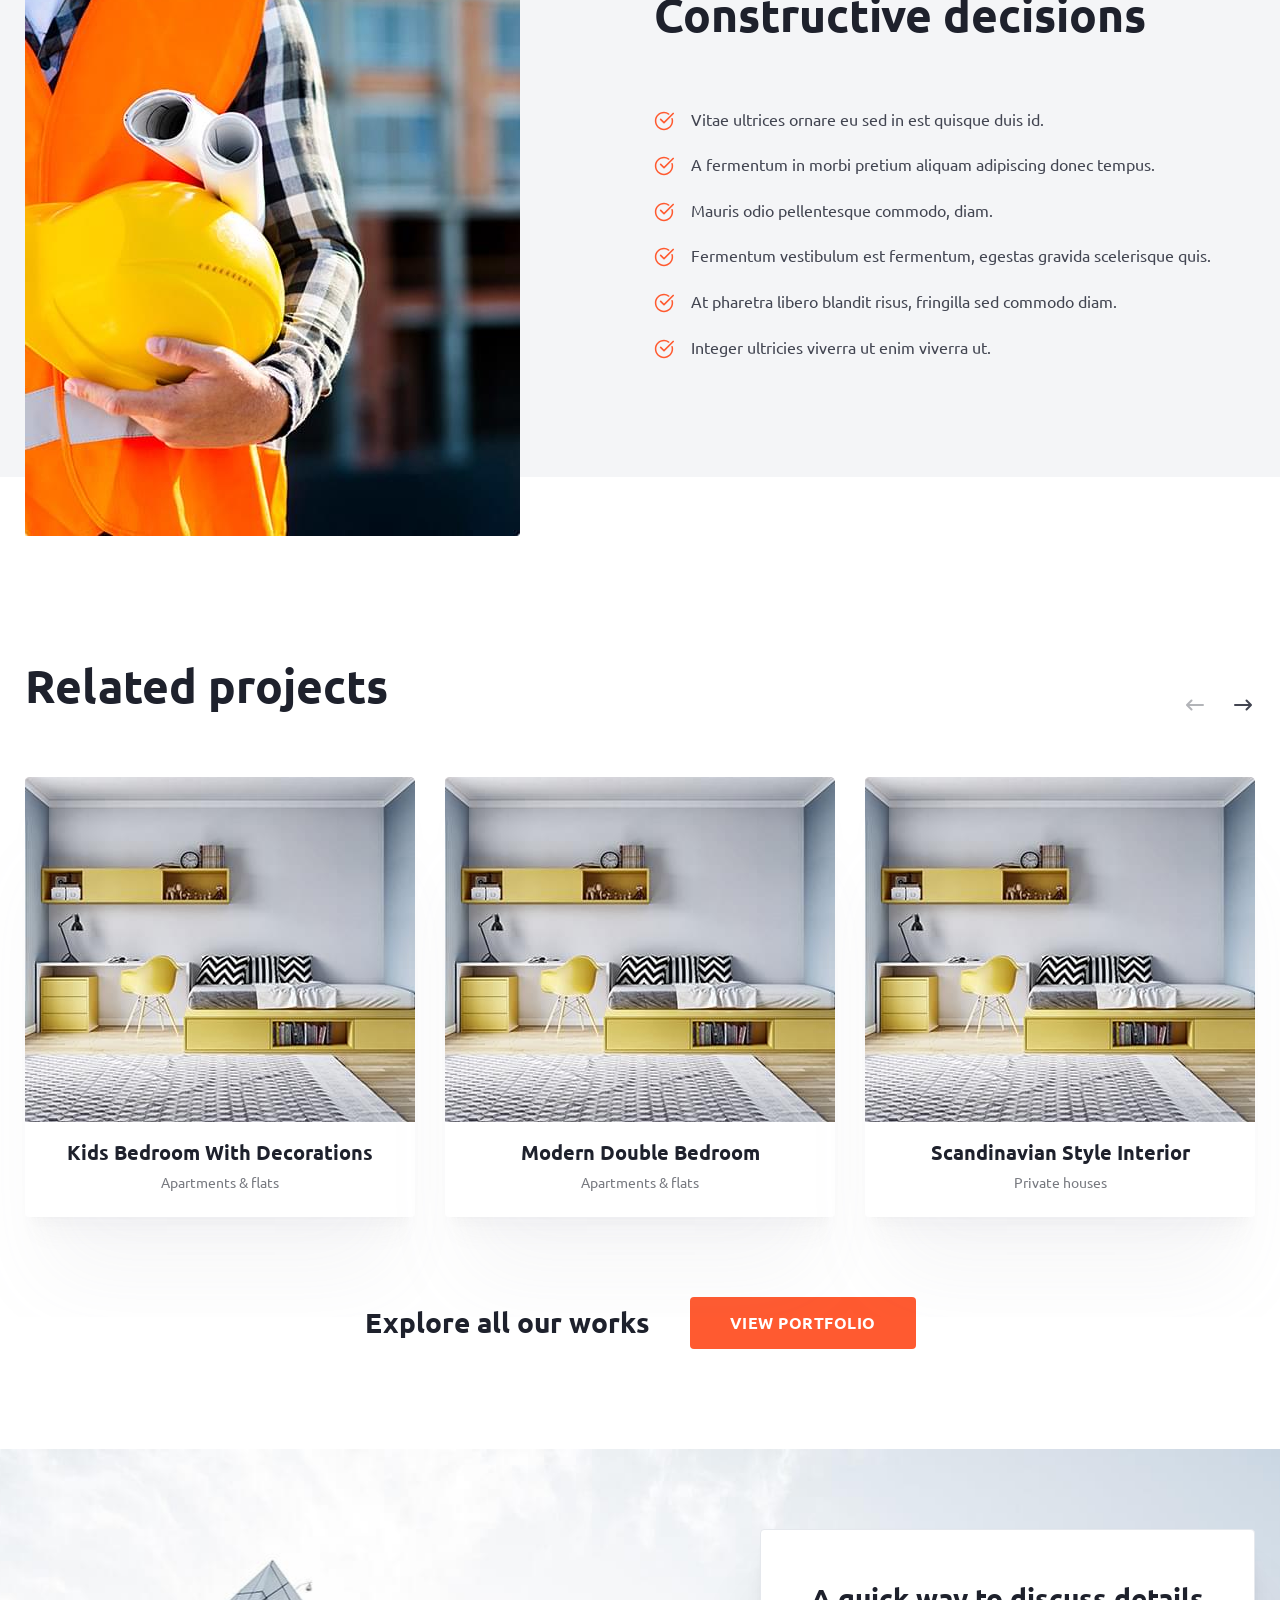
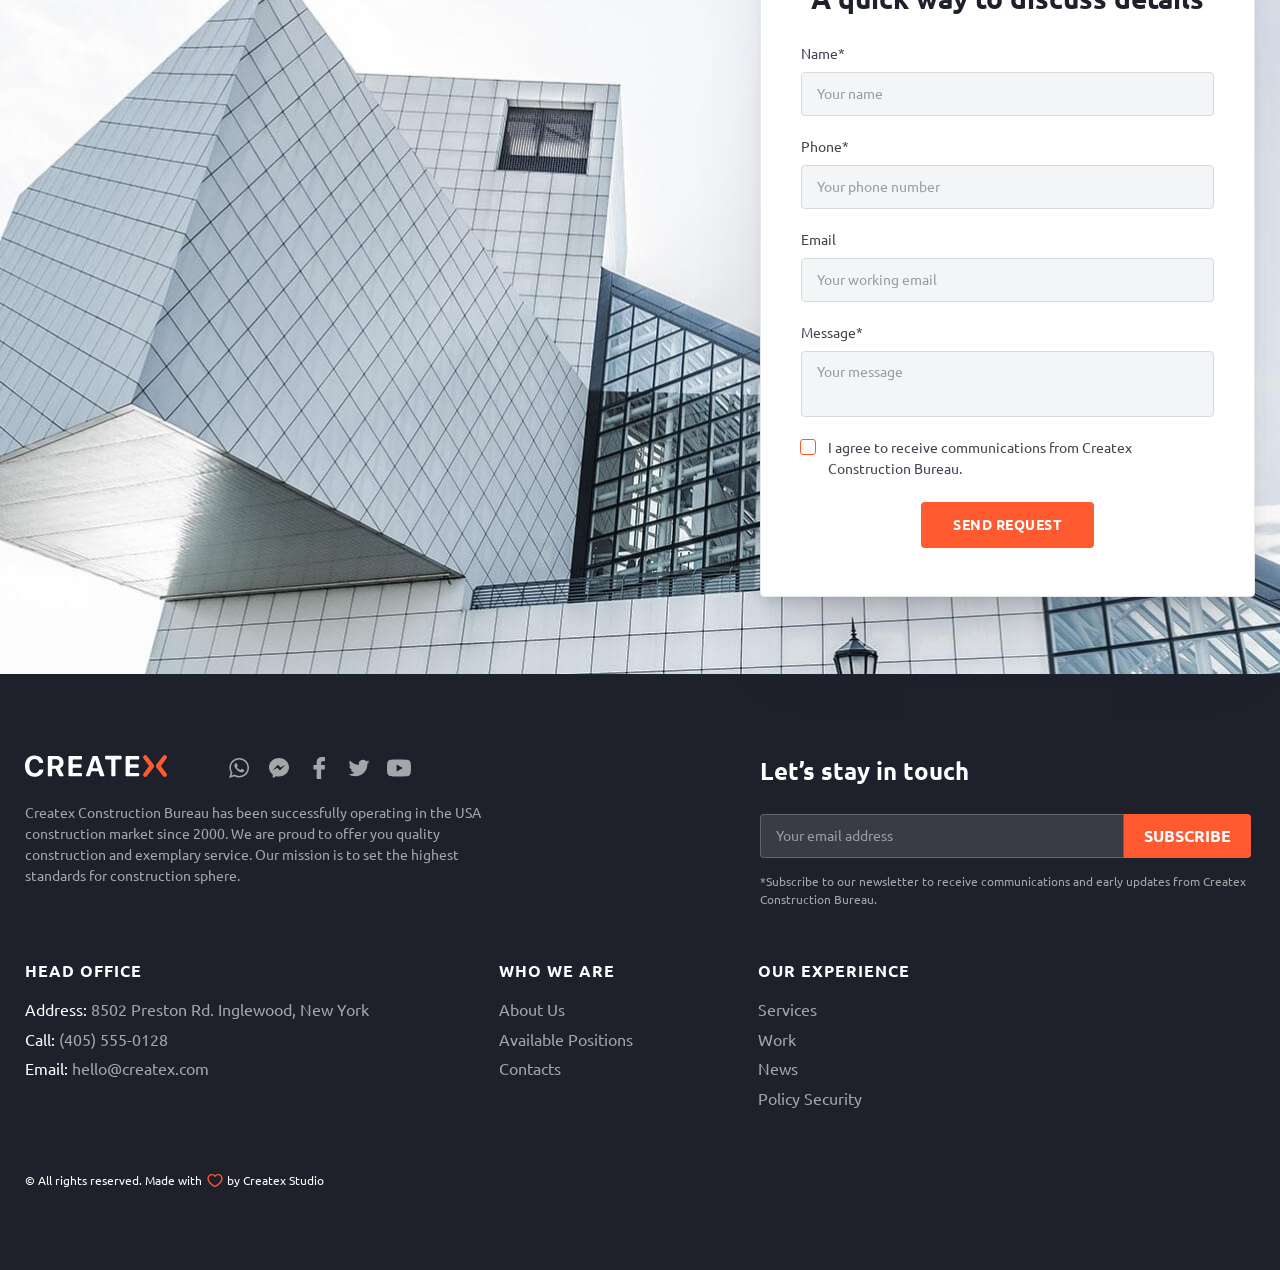
<file: work-1.html>
<!DOCTYPE html>
<html lang="en">

<head>
  <meta charset="UTF-8">
  <meta name="viewport" content="width=device-width,initial-scale=1">
  <link rel="shortcut icon" href="img/favicon.ico" type="image/x-icon">
  <meta http-equiv="X-UA-Compatible" content="ie=edge">
  <meta name="theme-color" content="#111111">
  <title>Createx Construction</title>
  <link rel="stylesheet" href="css/vendor.css">
  <link rel="stylesheet" href="css/main.css">
</head>

<body>
  <div class="site-container">
    <header class="header header--secondary">
      <div class="container header__container"><a href="index.html" class="logo"><img src="img/logo.svg"
            alt="Createx Logo"></a>
        <nav class="nav header__nav">
          <ul class="nav__list list-reset">
            <li class="nav__item"><a href="about.html" class="nav__link">About Us</a></li>
            <li class="nav__item"><a href="services.html" class="nav__link">Services</a></li>
            <li class="nav__item"><a href="work.html" class="nav__link">Work</a></li>
            <li class="nav__item"><a href="news.html" class="nav__link">News</a></li>
            <li class="nav__item"><a href="contacts.html" class="nav__link">Contacts</a></li>
          </ul>
          <div class="header-contacts header-contacts--nav"><a href="tel:4055550128"
              class="header-contacts__link contacts-link contacts-link--call"><span class="contacts-link__caption">Call
                us</span> <span class="contacts-link__value">(405) 555-0128</span> </a><a
              href="mailto:hello@createx.com" class="header-contacts__link contacts-link contacts-link--mail"><span
                class="contacts-link__caption">Talk to us</span> <span
                class="contacts-link__value">hello@createx.com</span></a></div>
        </nav>
        <div class="header-contacts"><a href="tel:4055550128"
            class="header-contacts__link contacts-link contacts-link--call"><span class="contacts-link__caption">Call
              us</span> <span class="contacts-link__value">(405) 555-0128</span> </a><a href="mailto:hello@createx.com"
            class="header-contacts__link contacts-link contacts-link--mail"><span class="contacts-link__caption">Talk to
              us</span> <span class="contacts-link__value">hello@createx.com</span></a></div><button
          class="btn-reset burger" aria-label="Открыть меню"><span class="burger__line"></span></button>
      </div>
    </header>
    <main>
      <section class="page-hero page-hero--work-inner">
        <div class="container">
          <ul class="list-reset breadcrumbs page-hero__breadcrumbs">
            <li class="breadcrumbs__item"><a href="#" class="breadcrumbs__link">Homepage</a></li>
            <li class="breadcrumbs__item"><a href="#" class="breadcrumbs__link">Work</a></li>
            <li class="breadcrumbs__item"><a class="breadcrumbs__link">Modern Cottage</a></li>
          </ul>
          <h1 class="page-hero__title page-hero__title--small page-hero__title--mb">Modern Cottage</h1>
          <div class="work-images">
            <div class="work-images-slider"><button class="btn-reset slider-nav__btn work-images__prev slider-btn"><svg>
                  <use xlink:href="img/sprite.svg#left-arrow"></use>
                </svg></button> <button class="btn-reset slider-nav__btn work-images__next slider-btn"><svg>
                  <use xlink:href="img/sprite.svg#right-arrow"></use>
                </svg></button>
              <div class="swiper-wrapper">
                <div class="swiper-slide"><img src="img/work/1.jpg" alt="Work 1"></div>
                <div class="swiper-slide"><img src="img/work/1.jpg" alt="Work 1"></div>
                <div class="swiper-slide"><img src="img/work/1.jpg" alt="Work 1"></div>
              </div>
            </div>
            <div class="work-images-nav" thumbsslider="">
              <div class="swiper-wrapper">
                <div class="swiper-slide"><img src="img/work/1-small.jpg" alt="Work 1"></div>
                <div class="swiper-slide"><img src="img/work/1-small.jpg" alt="Work 1"></div>
                <div class="swiper-slide"><img src="img/work/1-small.jpg" alt="Work 1"></div>
              </div>
            </div>
          </div>
        </div>
      </section>
      <section class="project-goal">
        <div class="container grid">
          <div class="project-goal__left">
            <h2 class="title project-goal__title">Project goal</h2>
            <p class="project-goal__descr">Build a&nbsp;private house 840&nbsp;sq. feet with a&nbsp;large living room,
              three bedrooms, two bathrooms, a&nbsp;terrace, a&nbsp;pool and a&nbsp;garage for two cars.</p>
            <p class="project-goal__descr">Modern design and care for each family member to&nbsp;feel
              as&nbsp;comfortable as&nbsp;possible in&nbsp;the new home.</p>
          </div>
          <div class="project-goal__right">
            <div class="project-info">
              <ul class="project-info__list list-reset">
                <li class="project-info__item">
                  <div class="project-info__category">Location</div>
                  <div class="project-info__value">2464 Royal Ln. Mesa, New Jersey</div>
                </li>
                <li class="project-info__item">
                  <div class="project-info__category">Client</div>
                  <div class="project-info__value">Darlene Robertson</div>
                </li>
                <li class="project-info__item">
                  <div class="project-info__category">Architect</div>
                  <div class="project-info__value">HIK Architecture</div>
                </li>
                <li class="project-info__item">
                  <div class="project-info__category">Size</div>
                  <div class="project-info__value">840 sq. feet</div>
                </li>
                <li class="project-info__item">
                  <div class="project-info__category">Value</div>
                  <div class="project-info__value">$2 million</div>
                </li>
                <li class="project-info__item">
                  <div class="project-info__category">Compeleted</div>
                  <div class="project-info__value">May 2023</div>
                </li>
              </ul>
            </div>
          </div>
        </div>
      </section>
      <section class="desicions">
        <div class="container grid">
          <div class="desicions__left"><img src="img/desicions-image.jpg" alt="" aria-hidden="true"></div>
          <div class="desicions__right">
            <h2 class="title desicions__title">Constructive decisions</h2>
            <ul class="list-reset desicions__list">
              <li class="desicions__item">Vitae ultrices ornare eu sed in est quisque duis id.</li>
              <li class="desicions__item">A fermentum in morbi pretium aliquam adipiscing donec tempus.</li>
              <li class="desicions__item">Mauris odio pellentesque commodo, diam.</li>
              <li class="desicions__item">Fermentum vestibulum est fermentum, egestas gravida scelerisque quis.</li>
              <li class="desicions__item">At pharetra libero blandit risus, fringilla sed commodo diam.</li>
              <li class="desicions__item">Integer ultricies viverra ut enim viverra ut.</li>
            </ul>
          </div>
        </div>
      </section>
      <section class="related-projects">
        <div class="container">
          <div class="related-projects__top">
            <h2 class="title related-projects__title">Related projects</h2>
            <div class="slider-nav related-projects__slider-nav"><button
                class="btn-reset slider-nav__btn related-projects__prev slider-btn"><svg>
                  <use xlink:href="img/sprite.svg#left-arrow"></use>
                </svg></button> <button class="btn-reset slider-nav__btn related-projects__next slider-btn"><svg>
                  <use xlink:href="img/sprite.svg#right-arrow"></use>
                </svg></button></div>
          </div>
          <div class="swiper related-projects__items swiper-no-swiping">
            <div class="swiper-wrapper">
              <div class="swiper-slide"><a href="#" class="portfolio-item"><img class="portfolio-item__image"
                    src="img/related-proj-1.jpg" alt="Portfolio cover">
                  <div class="portfolio-item__content">
                    <h3 class="portfolio-item__title">Kids Bedroom With Decorations</h3><span
                      class="portfolio-item__descr">Apartments & flats</span>
                    <div class="portfolio-item__btn">View Project</div>
                  </div>
                </a></div>
              <div class="swiper-slide"><a href="#" class="portfolio-item"><img class="portfolio-item__image"
                    src="img/related-proj-1.jpg" alt="Portfolio cover">
                  <div class="portfolio-item__content">
                    <h3 class="portfolio-item__title">Modern Double Bedroom</h3><span
                      class="portfolio-item__descr">Apartments & flats</span>
                    <div class="portfolio-item__btn">View Project</div>
                  </div>
                </a></div>
              <div class="swiper-slide"><a href="#" class="portfolio-item"><img class="portfolio-item__image"
                    src="img/related-proj-1.jpg" alt="Portfolio cover">
                  <div class="portfolio-item__content">
                    <h3 class="portfolio-item__title">Scandinavian Style Interior</h3><span
                      class="portfolio-item__descr">Private houses</span>
                    <div class="portfolio-item__btn">View Project</div>
                  </div>
                </a></div>
              <div class="swiper-slide"><a href="#" class="portfolio-item"><img class="portfolio-item__image"
                    src="img/related-proj-1.jpg" alt="Portfolio cover">
                  <div class="portfolio-item__content">
                    <h3 class="portfolio-item__title">Scandinavian Style Interior</h3><span
                      class="portfolio-item__descr">Private houses</span>
                    <div class="portfolio-item__btn">View Project</div>
                  </div>
                </a></div>
            </div>
          </div>
          <div class="related-projects__learn learn-more">
            <h4 class="learn-more__subtitle">Explore all our works</h4><a href="work.html"
              class="btn-reset learn-more__btn btn btn--fill">View portfolio</a>
          </div>
        </div>
      </section>
      <section class="contacts-section">
        <h2 class="visually-hidden">Contacts</h2>
        <div class="container contacts-section__container">
          <form class="contacts-section__form contacts-form">
            <h3 class="contacts-form__title">A quick way to discuss details</h3><label
              class="form-field form-field--gray contacts-form__field"><span class="form-field__caption">Name*</span>
              <input type="text" name="name" placeholder="Your name" class="form-field__input"></label> <label
              class="form-field form-field--gray contacts-form__field"><span class="form-field__caption">Phone*</span>
              <input type="tel" name="phone" placeholder="Your phone number" class="form-field__input"></label> <label
              class="form-field form-field--gray contacts-form__field"><span class="form-field__caption">Email</span>
              <input type="email" name="email" placeholder="Your working email" class="form-field__input"></label>
            <label class="form-field form-field--gray contacts-form__field"><span
                class="form-field__caption">Message*</span> <textarea name="message" placeholder="Your message"
                class="form-field__input form-field__input--big"></textarea></label> <label
              class="custom-checkbox contacts-form__checkbox"><input type="checkbox" class="custom-checkbox__input">
              <span class="custom-checkbox__text">I agree to receive communications from Createx Construction
                Bureau.</span></label>
            <div class="centered"><button class="contacts-form__btn btn btn--fill" type="submit">Send Request</button>
            </div>
          </form>
        </div>
      </section>
    </main>
    <footer class="footer"><a href="#page" data-scroll class="to-top"><span class="to-top__text">Go to top</span> <span
          class="to-top__icon"><svg>
            <use xlink:href="img/sprite.svg#to-top"></use>
          </svg></span></a>
      <div class="container footer__container grid">
        <div class="footer__left">
          <div class="footer__top"><a href="index.html" class="logo footer__logo"><img src="img/logo-footer.svg"
                alt="Createx Logo"></a>
            <ul class="social footer__social list-reset">
              <li class="social__item"><a href="#" target="_blank" class="social__link" aria-label="WhatsApp"><svg>
                    <use xlink:href="img/sprite.svg#whats"></use>
                  </svg></a></li>
              <li class="social__item"><a href="#" target="_blank" class="social__link" aria-label="Messenger"><svg>
                    <use xlink:href="img/sprite.svg#mess"></use>
                  </svg></a></li>
              <li class="social__item"><a href="#" target="_blank" class="social__link" aria-label="Facebook"><svg>
                    <use xlink:href="img/sprite.svg#facebook"></use>
                  </svg></a></li>
              <li class="social__item"><a href="#" target="_blank" class="social__link" aria-label="Twitter"><svg>
                    <use xlink:href="img/sprite.svg#twitter"></use>
                  </svg></a></li>
              <li class="social__item"><a href="#" target="_blank" class="social__link" aria-label="Youtube"><svg>
                    <use xlink:href="img/sprite.svg#youtube"></use>
                  </svg></a></li>
            </ul>
          </div>
          <p class="footer__descr">Createx Construction Bureau has been successfully operating in&nbsp;the USA
            construction market since 2000. We&nbsp;are proud to&nbsp;offer you quality construction and exemplary
            service. Our mission is&nbsp;to&nbsp;set the highest standards for construction sphere.</p>
        </div>
        <form action="#" class="footer-form footer__form">
          <h3 class="footer-form__title">Let’s stay in touch</h3>
          <div class="footer-form__items"><label class="form-field form-field--gray contacts-form__field"><input
                type="email" name="email" placeholder="Your email address" class="form-field__input"></label> <button
              class="footer-form__btn btn btn--fill">Subscribe</button></div>
          <p class="footer-form__descr">*Subscribe to&nbsp;our newsletter to&nbsp;receive communications and early
            updates from Createx Construction Bureau.</p>
        </form>
        <address class="footer-address footer__address">
          <h3 class="footer-address__title footer-title">Head Office</h3><span class="footer-address__item"><span
              class="footer-address__name">Address:</span> 8502 Preston Rd. Inglewood, New York </span><span
            class="footer-address__item"><span class="footer-address__name">Call:</span> <a href="tel:4055550128">(405)
              555-0128</a> </span><span class="footer-address__item"><span class="footer-address__name">Email:</span> <a
              href="mailto:hello@createx.com">hello@createx.com</a></span>
        </address>
        <nav class="footer-nav footer__nav" title="secondary navigation">
          <div class="footer-nav__col">
            <h3 class="footer-nav__title footer-title">Who we are</h3>
            <ul class="list-reset footer-nav__list">
              <li class="footer-nav__item"><a href="about.html" class="footer-nav__link">About Us</a></li>
              <li class="footer-nav__item"><a href="#" class="footer-nav__link">Available Positions</a></li>
              <li class="footer-nav__item"><a href="contacts.html" class="footer-nav__link">Contacts</a></li>
            </ul>
          </div>
          <div class="footer-nav__col">
            <h3 class="footer-nav__title footer-title">Our Experience</h3>
            <ul class="list-reset footer-nav__list">
              <li class="footer-nav__item"><a href="services.html" class="footer-nav__link">Services</a></li>
              <li class="footer-nav__item"><a href="work.html" class="footer-nav__link">Work</a></li>
              <li class="footer-nav__item"><a href="news.html" class="footer-nav__link">News</a></li>
                <li class="footer-nav__item"><a href="policy.html" class="footer-nav__link">Policy Security</a></li>
            </ul>
          </div>
        </nav><small class="footer__copyright">&copy;&nbsp;All rights reserved. Made with <span>by Createx
            Studio</span></small>
      </div>
    </footer>
    <div class="overlay"></div>
  </div>
  <script src="js/vendor.js"></script>
  <script src="js/main.js"></script>
</body>

</html>
</file>
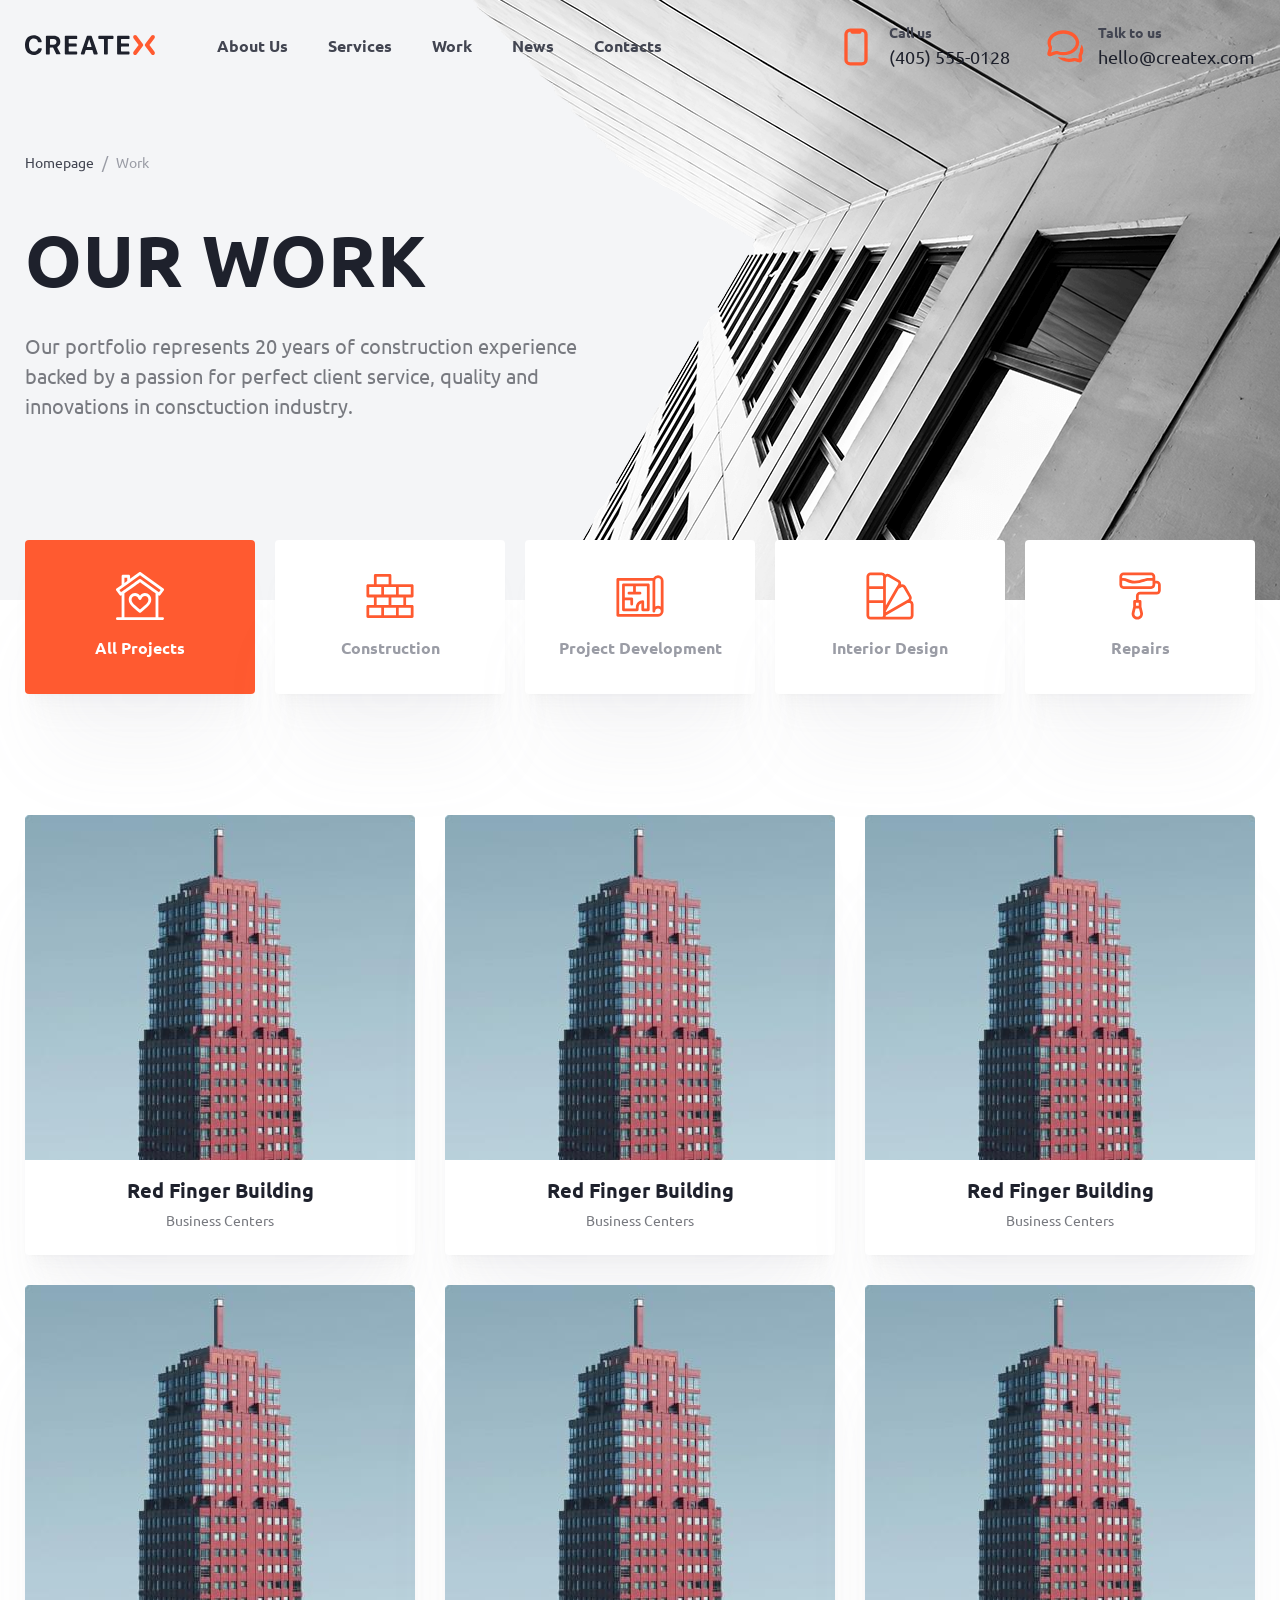
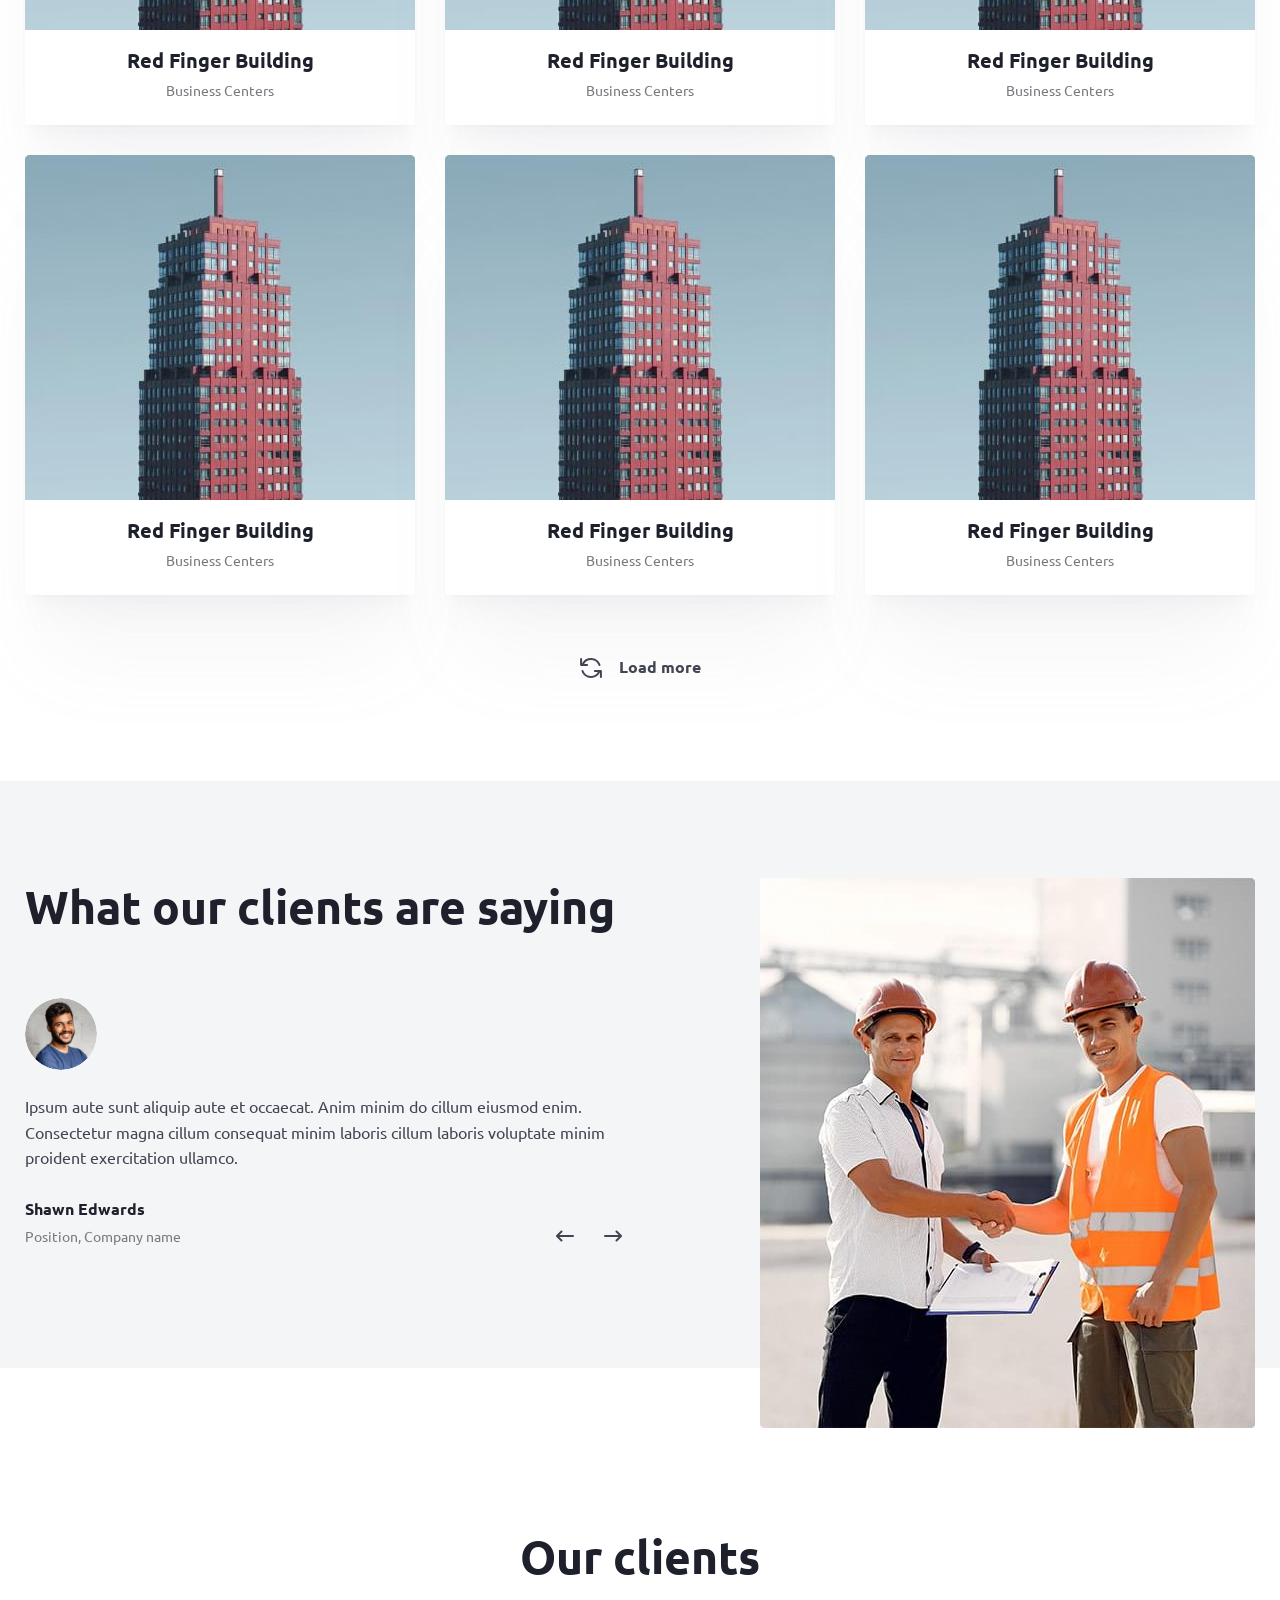
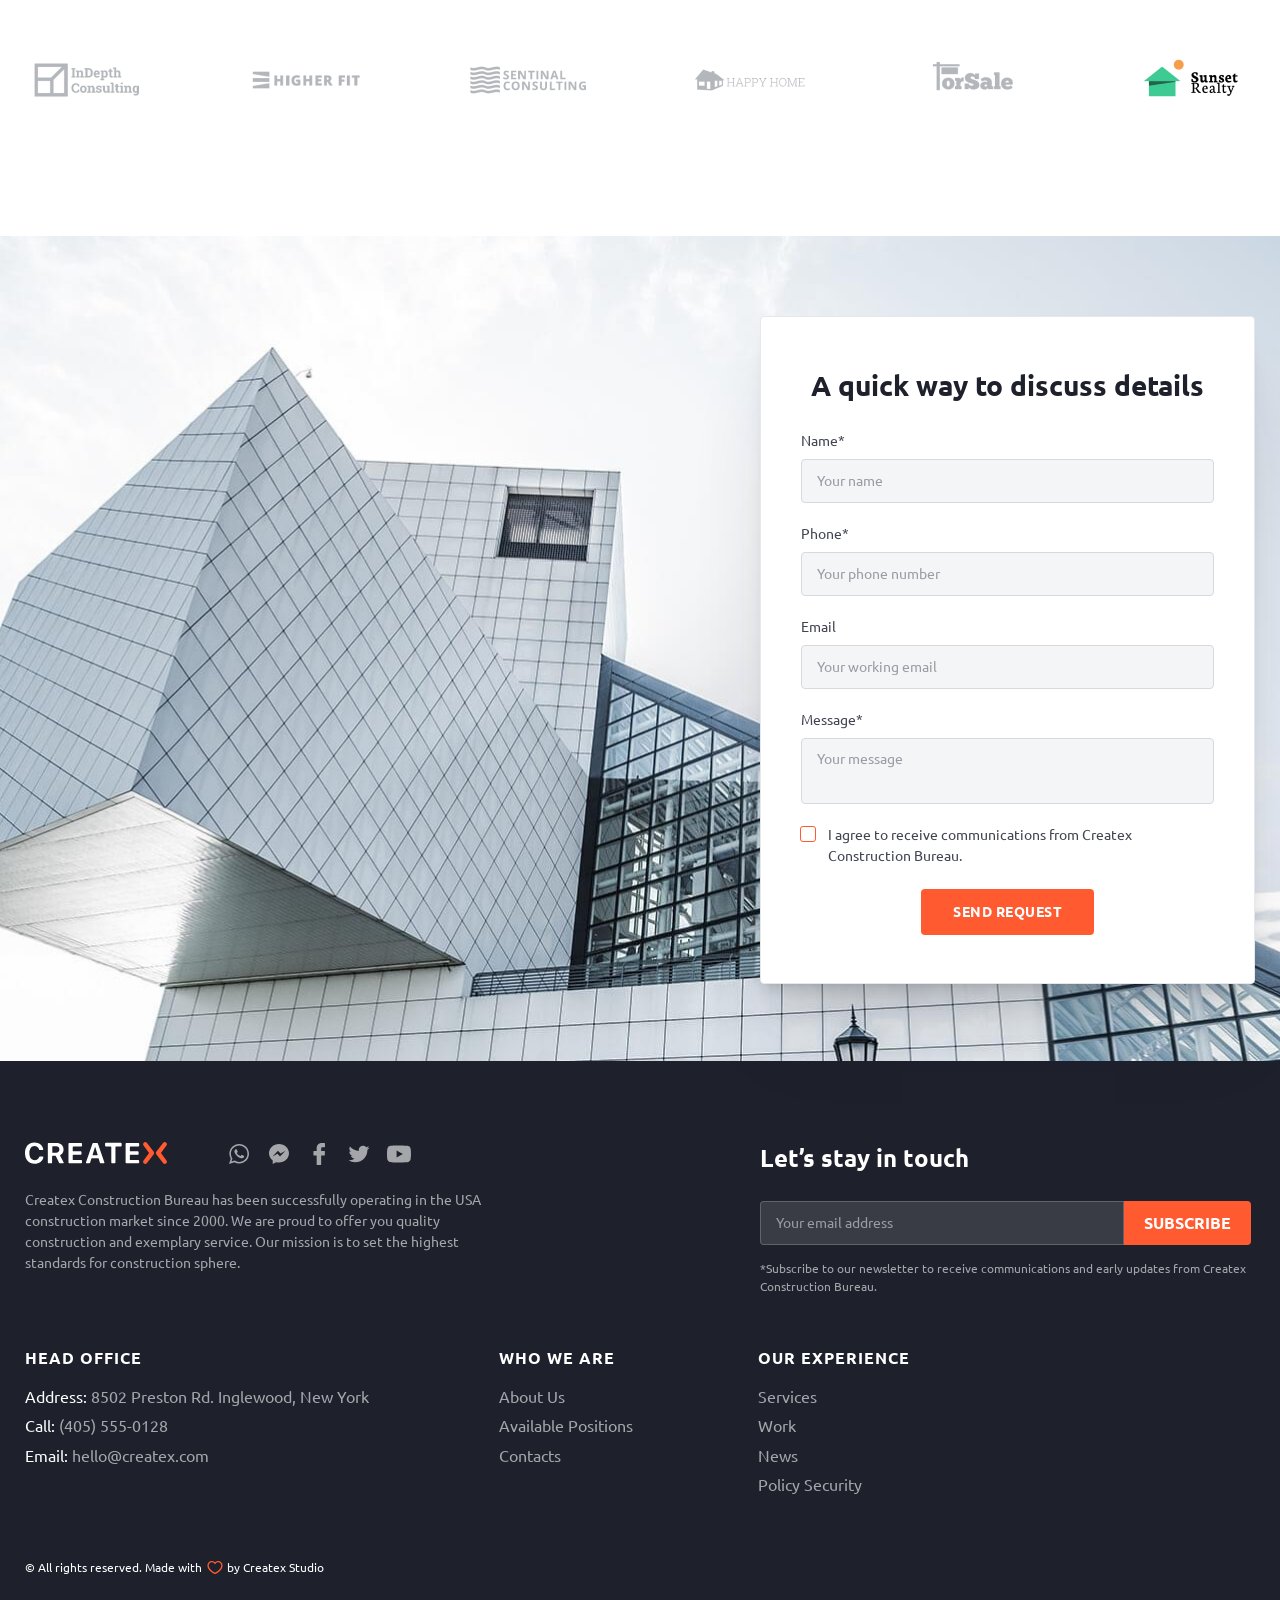
<file: work.html>
<!DOCTYPE html>
<html lang="en">

<head>
  <meta charset="UTF-8">
  <meta name="viewport" content="width=device-width,initial-scale=1">
  <link rel="shortcut icon" href="img/favicon.ico" type="image/x-icon">
  <meta http-equiv="X-UA-Compatible" content="ie=edge">
  <meta name="theme-color" content="#111111">
  <title>Createx Construction</title>
  <link rel="stylesheet" href="css/vendor.css">
  <link rel="stylesheet" href="css/main.css">
</head>

<body>
  <div class="site-container">
    <header class="header header--secondary">
      <div class="container header__container"><a href="index.html" class="logo"><img src="img/logo.svg"
            alt="Createx Logo"></a>
        <nav class="nav header__nav">
          <ul class="nav__list list-reset">
            <li class="nav__item"><a href="about.html" class="nav__link">About Us</a></li>
            <li class="nav__item"><a href="services.html" class="nav__link">Services</a></li>
            <li class="nav__item"><a href="work.html" class="nav__link">Work</a></li>
            <li class="nav__item"><a href="news.html" class="nav__link">News</a></li>
            <li class="nav__item"><a href="contacts.html" class="nav__link">Contacts</a></li>
          </ul>
          <div class="header-contacts header-contacts--nav"><a href="tel:4055550128"
              class="header-contacts__link contacts-link contacts-link--call"><span class="contacts-link__caption">Call
                us</span> <span class="contacts-link__value">(405) 555-0128</span> </a><a
              href="mailto:hello@createx.com" class="header-contacts__link contacts-link contacts-link--mail"><span
                class="contacts-link__caption">Talk to us</span> <span
                class="contacts-link__value">hello@createx.com</span></a></div>
        </nav>
        <div class="header-contacts"><a href="tel:4055550128"
            class="header-contacts__link contacts-link contacts-link--call"><span class="contacts-link__caption">Call
              us</span> <span class="contacts-link__value">(405) 555-0128</span> </a><a href="mailto:hello@createx.com"
            class="header-contacts__link contacts-link contacts-link--mail"><span class="contacts-link__caption">Talk to
              us</span> <span class="contacts-link__value">hello@createx.com</span></a></div><button
          class="btn-reset burger" aria-label="Открыть меню"><span class="burger__line"></span></button>
      </div>
    </header>
    <main>
      <section class="page-hero page-hero--work">
        <div class="container">
          <ul class="list-reset breadcrumbs page-hero__breadcrumbs">
            <li class="breadcrumbs__item"><a href="#" class="breadcrumbs__link">Homepage</a></li>
            <li class="breadcrumbs__item"><a class="breadcrumbs__link">Work</a></li>
          </ul>
          <h1 class="page-hero__title">Our Work</h1>
          <p class="page-hero__descr">Our portfolio represents 20&nbsp;years of&nbsp;construction experience backed
            by&nbsp;a&nbsp;passion for perfect client service, quality and innovations in&nbsp;consctuction industry.
          </p>
        </div>
      </section>
      <section class="portfolio">
        <div class="container">
          <h2 class="visually-hidden">Portfolio</h2>
          <ul class="list-reset portfolio-tabs-nav">
            <li class="portfolio-tabs-nav__item"><button
                class="btn-reset portfolio-tabs-nav__btn portfolio-tabs-nav__btn--active" data-path="all"><svg
                  class="portfolio-tabs-nav__icon">
                  <use xlink:href="img/sprite.svg#house"></use>
                </svg> <span class="portfolio-tabs-nav__text">All Projects</span></button></li>
            <li class="portfolio-tabs-nav__item"><button class="btn-reset portfolio-tabs-nav__btn"
                data-path="constr"><svg class="portfolio-tabs-nav__icon">
                  <use xlink:href="img/sprite.svg#services-1"></use>
                </svg> <span class="portfolio-tabs-nav__text">Construction</span></button></li>
            <li class="portfolio-tabs-nav__item"><button class="btn-reset portfolio-tabs-nav__btn" data-path="dev"><svg
                  class="portfolio-tabs-nav__icon">
                  <use xlink:href="img/sprite.svg#services-2"></use>
                </svg> <span class="portfolio-tabs-nav__text">Project Development</span></button></li>
            <li class="portfolio-tabs-nav__item"><button class="btn-reset portfolio-tabs-nav__btn"
                data-path="design"><svg class="portfolio-tabs-nav__icon">
                  <use xlink:href="img/sprite.svg#services-3"></use>
                </svg> <span class="portfolio-tabs-nav__text">Interior Design</span></button></li>
            <li class="portfolio-tabs-nav__item"><button class="btn-reset portfolio-tabs-nav__btn"
                data-path="repair"><svg class="portfolio-tabs-nav__icon">
                  <use xlink:href="img/sprite.svg#services-4"></use>
                </svg> <span class="portfolio-tabs-nav__text">Repairs</span></button></li>
          </ul>
          <ul class="list-reset portfolio-tabs grid">
            <li class="portfolio-tabs__item portfolio-tabs__item--visible"><a href="work-1.html" class="portfolio-item"
                data-target="repair"><img class="portfolio-item__image" src="img/portfolio-1.jpg" alt="Portfolio cover">
                <div class="portfolio-item__content">
                  <h3 class="portfolio-item__title">Red Finger Building</h3><span class="portfolio-item__descr">Business
                    Centers</span>
                  <div class="portfolio-item__btn">View Project</div>
                </div>
              </a></li>
            <li class="portfolio-tabs__item portfolio-tabs__item--visible"><a href="work-1.html" class="portfolio-item"
                data-target="repair"><img class="portfolio-item__image" src="img/portfolio-1.jpg" alt="Portfolio cover">
                <div class="portfolio-item__content">
                  <h3 class="portfolio-item__title">Red Finger Building</h3><span class="portfolio-item__descr">Business
                    Centers</span>
                  <div class="portfolio-item__btn">View Project</div>
                </div>
              </a></li>
            <li class="portfolio-tabs__item portfolio-tabs__item--visible"><a href="work-1.html" class="portfolio-item"
                data-target="dev"><img class="portfolio-item__image" src="img/portfolio-1.jpg" alt="Portfolio cover">
                <div class="portfolio-item__content">
                  <h3 class="portfolio-item__title">Red Finger Building</h3><span class="portfolio-item__descr">Business
                    Centers</span>
                  <div class="portfolio-item__btn">View Project</div>
                </div>
              </a></li>
            <li class="portfolio-tabs__item portfolio-tabs__item--visible"><a href="work-1.html" class="portfolio-item"
                data-target="constr"><img class="portfolio-item__image" src="img/portfolio-1.jpg" alt="Portfolio cover">
                <div class="portfolio-item__content">
                  <h3 class="portfolio-item__title">Red Finger Building</h3><span class="portfolio-item__descr">Business
                    Centers</span>
                  <div class="portfolio-item__btn">View Project</div>
                </div>
              </a></li>
            <li class="portfolio-tabs__item portfolio-tabs__item--visible"><a href="#" class="portfolio-item"
                data-target="design"><img class="portfolio-item__image" src="img/portfolio-1.jpg" alt="Portfolio cover">
                <div class="portfolio-item__content">
                  <h3 class="portfolio-item__title">Red Finger Building</h3><span class="portfolio-item__descr">Business
                    Centers</span>
                  <div class="portfolio-item__btn">View Project</div>
                </div>
              </a></li>
            <li class="portfolio-tabs__item portfolio-tabs__item--visible"><a href="#" class="portfolio-item"
                data-target="constr"><img class="portfolio-item__image" src="img/portfolio-1.jpg" alt="Portfolio cover">
                <div class="portfolio-item__content">
                  <h3 class="portfolio-item__title">Red Finger Building</h3><span class="portfolio-item__descr">Business
                    Centers</span>
                  <div class="portfolio-item__btn">View Project</div>
                </div>
              </a></li>
            <li class="portfolio-tabs__item portfolio-tabs__item--visible"><a href="#" class="portfolio-item"
                data-target="dev"><img class="portfolio-item__image" src="img/portfolio-1.jpg" alt="Portfolio cover">
                <div class="portfolio-item__content">
                  <h3 class="portfolio-item__title">Red Finger Building</h3><span class="portfolio-item__descr">Business
                    Centers</span>
                  <div class="portfolio-item__btn">View Project</div>
                </div>
              </a></li>
            <li class="portfolio-tabs__item portfolio-tabs__item--visible"><a href="#" class="portfolio-item"
                data-target="dev"><img class="portfolio-item__image" src="img/portfolio-1.jpg" alt="Portfolio cover">
                <div class="portfolio-item__content">
                  <h3 class="portfolio-item__title">Red Finger Building</h3><span class="portfolio-item__descr">Business
                    Centers</span>
                  <div class="portfolio-item__btn">View Project</div>
                </div>
              </a></li>
            <li class="portfolio-tabs__item portfolio-tabs__item--visible"><a href="#" class="portfolio-item"
                data-target="dev"><img class="portfolio-item__image" src="img/portfolio-1.jpg" alt="Portfolio cover">
                <div class="portfolio-item__content">
                  <h3 class="portfolio-item__title">Red Finger Building</h3><span class="portfolio-item__descr">Business
                    Centers</span>
                  <div class="portfolio-item__btn">View Project</div>
                </div>
              </a></li>
            <li class="portfolio-tabs__item portfolio-tabs__item--visible"><a href="#" class="portfolio-item"
                data-target="dev"><img class="portfolio-item__image" src="img/portfolio-1.jpg" alt="Portfolio cover">
                <div class="portfolio-item__content">
                  <h3 class="portfolio-item__title">Red Finger Building</h3><span class="portfolio-item__descr">Business
                    Centers</span>
                  <div class="portfolio-item__btn">View Project</div>
                </div>
              </a></li>
            <li class="portfolio-tabs__item portfolio-tabs__item--visible"><a href="#" class="portfolio-item"
                data-target="dev"><img class="portfolio-item__image" src="img/portfolio-1.jpg" alt="Portfolio cover">
                <div class="portfolio-item__content">
                  <h3 class="portfolio-item__title">Red Finger Building</h3><span class="portfolio-item__descr">Business
                    Centers</span>
                  <div class="portfolio-item__btn">View Project</div>
                </div>
              </a></li>
            <li class="portfolio-tabs__item portfolio-tabs__item--visible"><a href="#" class="portfolio-item"
                data-target="dev"><img class="portfolio-item__image" src="img/portfolio-1.jpg" alt="Portfolio cover">
                <div class="portfolio-item__content">
                  <h3 class="portfolio-item__title">Red Finger Building</h3><span class="portfolio-item__descr">Business
                    Centers</span>
                  <div class="portfolio-item__btn">View Project</div>
                </div>
              </a></li>
            <li class="portfolio-tabs__item portfolio-tabs__item--visible"><a href="#" class="portfolio-item"
                data-target="dev"><img class="portfolio-item__image" src="img/portfolio-1.jpg" alt="Portfolio cover">
                <div class="portfolio-item__content">
                  <h3 class="portfolio-item__title">Red Finger Building</h3><span class="portfolio-item__descr">Business
                    Centers</span>
                  <div class="portfolio-item__btn">View Project</div>
                </div>
              </a></li>
            <li class="portfolio-tabs__item portfolio-tabs__item--visible"><a href="#" class="portfolio-item"
                data-target="dev"><img class="portfolio-item__image" src="img/portfolio-1.jpg" alt="Portfolio cover">
                <div class="portfolio-item__content">
                  <h3 class="portfolio-item__title">Red Finger Building</h3><span class="portfolio-item__descr">Business
                    Centers</span>
                  <div class="portfolio-item__btn">View Project</div>
                </div>
              </a></li>
            <li class="portfolio-tabs__item portfolio-tabs__item--visible"><a href="#" class="portfolio-item"
                data-target="dev"><img class="portfolio-item__image" src="img/portfolio-1.jpg" alt="Portfolio cover">
                <div class="portfolio-item__content">
                  <h3 class="portfolio-item__title">Red Finger Building</h3><span class="portfolio-item__descr">Business
                    Centers</span>
                  <div class="portfolio-item__btn">View Project</div>
                </div>
              </a></li>
            <li class="portfolio-tabs__item portfolio-tabs__item--visible"><a href="#" class="portfolio-item"
                data-target="dev"><img class="portfolio-item__image" src="img/portfolio-1.jpg" alt="Portfolio cover">
                <div class="portfolio-item__content">
                  <h3 class="portfolio-item__title">Red Finger Building</h3><span class="portfolio-item__descr">Business
                    Centers</span>
                  <div class="portfolio-item__btn">View Project</div>
                </div>
              </a></li>
            <li class="portfolio-tabs__item portfolio-tabs__item--visible"><a href="#" class="portfolio-item"
                data-target="dev"><img class="portfolio-item__image" src="img/portfolio-1.jpg" alt="Portfolio cover">
                <div class="portfolio-item__content">
                  <h3 class="portfolio-item__title">Red Finger Building</h3><span class="portfolio-item__descr">Business
                    Centers</span>
                  <div class="portfolio-item__btn">View Project</div>
                </div>
              </a></li>
            <li class="portfolio-tabs__item portfolio-tabs__item--visible"><a href="#" class="portfolio-item"
                data-target="dev"><img class="portfolio-item__image" src="img/portfolio-1.jpg" alt="Portfolio cover">
                <div class="portfolio-item__content">
                  <h3 class="portfolio-item__title">Red Finger Building</h3><span class="portfolio-item__descr">Business
                    Centers</span>
                  <div class="portfolio-item__btn">View Project</div>
                </div>
              </a></li>
            <li class="portfolio-tabs__item portfolio-tabs__item--visible"><a href="#" class="portfolio-item"
                data-target="design"><img class="portfolio-item__image" src="img/portfolio-1.jpg" alt="Portfolio cover">
                <div class="portfolio-item__content">
                  <h3 class="portfolio-item__title">Red Finger Building</h3><span class="portfolio-item__descr">Business
                    Centers</span>
                  <div class="portfolio-item__btn">View Project</div>
                </div>
              </a></li>
            <li class="portfolio-tabs__item portfolio-tabs__item--visible"><a href="#" class="portfolio-item"
                data-target="design"><img class="portfolio-item__image" src="img/portfolio-1.jpg" alt="Portfolio cover">
                <div class="portfolio-item__content">
                  <h3 class="portfolio-item__title">Red Finger Building</h3><span class="portfolio-item__descr">Business
                    Centers</span>
                  <div class="portfolio-item__btn">View Project</div>
                </div>
              </a></li>
          </ul>
          <div class="centered"><button class="btn-reset portfolio-more"><svg>
                <use xlink:href="img/sprite.svg#load-more"></use>
              </svg> Load more</button></div>
        </div>
      </section>
      <section class="testimonials">
        <div class="container testimonials__container">
          <div class="testimonials__content">
            <h2 class="title testimonials__title">What our clients are saying</h2>
            <div class="swiper testimonials__items swiper-no-swiping">
              <div class="swiper-wrapper">
                <div class="swiper-slide">
                  <div class="testimonials-item">
                    <div class="testimonials-item__image"><img src="img/testimonials-author.png" alt="Human 1"
                        class="testimonials-item__image"></div>
                    <p class="testimonials-item__descr">Ipsum aute sunt aliquip aute et&nbsp;occaecat. Anim minim
                      do&nbsp;cillum eiusmod enim. Consectetur magna cillum consequat minim laboris cillum laboris
                      voluptate minim proident exercitation ullamco.</p><span class="testimonials-item__author">Shawn
                      Edwards</span> <span class="testimonials-item__author-position">Position, Company name</span>
                  </div>
                </div>
                <div class="swiper-slide">
                  <div class="testimonials-item">
                    <div class="testimonials-item__image"><img src="img/testimonials-author.png" alt="Human 1"
                        class="testimonials-item__image"></div>
                    <p class="testimonials-item__descr">Ipsum aute sunt aliquip aute et&nbsp;occaecat. Anim minim
                      do&nbsp;cillum eiusmod enim. Consectetur magna cillum consequat minim laboris cillum laboris
                      voluptate minim proident exercitation ullamco.</p><span class="testimonials-item__author">Shawn
                      Edwards</span> <span class="testimonials-item__author-position">Position, Company name</span>
                  </div>
                </div>
              </div>
              <div class="slider-nav testimonials__slider-nav"><button
                  class="btn-reset slider-nav__btn testimonials__prev slider-btn"><svg>
                    <use xlink:href="img/sprite.svg#left-arrow"></use>
                  </svg></button> <button class="btn-reset slider-nav__btn testimonials__next slider-btn"><svg>
                    <use xlink:href="img/sprite.svg#right-arrow"></use>
                  </svg></button></div>
            </div>
          </div><img src="img/testimonials-image.jpg" alt="" aria-hidden="true" class="testimonials__image">
        </div>
      </section>
      <section class="clients">
        <div class="container">
          <h2 class="title title--center clients__title">Our clients</h2>
          <ul class="list-reset clients__list">
            <li class="clients__item"><a href="#" class="clients__link"><img src="img/partners/partners-1.png"
                  alt="Logo 1" class="clients__logo"></a></li>
            <li class="clients__item"><a href="#" class="clients__link"><img src="img/partners/partners-2.png"
                  alt="Logo 2" class="clients__logo"></a></li>
            <li class="clients__item"><a href="#" class="clients__link"><img src="img/partners/partners-3.png"
                  alt="Logo 3" class="clients__logo"></a></li>
            <li class="clients__item"><a href="#" class="clients__link"><img src="img/partners/partners-4.png"
                  alt="Logo 4" class="clients__logo"></a></li>
            <li class="clients__item"><a href="#" class="clients__link"><img src="img/partners/partners-5.png"
                  alt="Logo 5" class="clients__logo"></a></li>
            <li class="clients__item"><a href="#" class="clients__link"><img src="img/partners/partners-6.png"
                  alt="Logo 6" class="clients__logo"></a></li>
          </ul>
        </div>
      </section>
      <section class="contacts-section">
        <h2 class="visually-hidden">Contacts</h2>
        <div class="container contacts-section__container">
          <form class="contacts-section__form contacts-form">
            <h3 class="contacts-form__title">A quick way to discuss details</h3><label
              class="form-field form-field--gray contacts-form__field"><span class="form-field__caption">Name*</span>
              <input type="text" name="name" placeholder="Your name" class="form-field__input"></label> <label
              class="form-field form-field--gray contacts-form__field"><span class="form-field__caption">Phone*</span>
              <input type="tel" name="phone" placeholder="Your phone number" class="form-field__input"></label> <label
              class="form-field form-field--gray contacts-form__field"><span class="form-field__caption">Email</span>
              <input type="email" name="email" placeholder="Your working email" class="form-field__input"></label>
            <label class="form-field form-field--gray contacts-form__field"><span
                class="form-field__caption">Message*</span> <textarea name="message" placeholder="Your message"
                class="form-field__input form-field__input--big"></textarea></label> <label
              class="custom-checkbox contacts-form__checkbox"><input type="checkbox" class="custom-checkbox__input">
              <span class="custom-checkbox__text">I agree to receive communications from Createx Construction
                Bureau.</span></label>
            <div class="centered"><button class="contacts-form__btn btn btn--fill" type="submit">Send Request</button>
            </div>
          </form>
        </div>
      </section>
    </main>
    <footer class="footer"><a href="#page" data-scroll class="to-top"><span class="to-top__text">Go to top</span> <span
          class="to-top__icon"><svg>
            <use xlink:href="img/sprite.svg#to-top"></use>
          </svg></span></a>
      <div class="container footer__container grid">
        <div class="footer__left">
          <div class="footer__top"><a href="index.html" class="logo footer__logo"><img src="img/logo-footer.svg"
                alt="Createx Logo"></a>
            <ul class="social footer__social list-reset">
              <li class="social__item"><a href="#" target="_blank" class="social__link" aria-label="WhatsApp"><svg>
                    <use xlink:href="img/sprite.svg#whats"></use>
                  </svg></a></li>
              <li class="social__item"><a href="#" target="_blank" class="social__link" aria-label="Messenger"><svg>
                    <use xlink:href="img/sprite.svg#mess"></use>
                  </svg></a></li>
              <li class="social__item"><a href="#" target="_blank" class="social__link" aria-label="Facebook"><svg>
                    <use xlink:href="img/sprite.svg#facebook"></use>
                  </svg></a></li>
              <li class="social__item"><a href="#" target="_blank" class="social__link" aria-label="Twitter"><svg>
                    <use xlink:href="img/sprite.svg#twitter"></use>
                  </svg></a></li>
              <li class="social__item"><a href="#" target="_blank" class="social__link" aria-label="Youtube"><svg>
                    <use xlink:href="img/sprite.svg#youtube"></use>
                  </svg></a></li>
            </ul>
          </div>
          <p class="footer__descr">Createx Construction Bureau has been successfully operating in&nbsp;the USA
            construction market since 2000. We&nbsp;are proud to&nbsp;offer you quality construction and exemplary
            service. Our mission is&nbsp;to&nbsp;set the highest standards for construction sphere.</p>
        </div>
        <form action="#" class="footer-form footer__form">
          <h3 class="footer-form__title">Let’s stay in touch</h3>
          <div class="footer-form__items"><label class="form-field form-field--gray contacts-form__field"><input
                type="email" name="email" placeholder="Your email address" class="form-field__input"></label> <button
              class="footer-form__btn btn btn--fill">Subscribe</button></div>
          <p class="footer-form__descr">*Subscribe to&nbsp;our newsletter to&nbsp;receive communications and early
            updates from Createx Construction Bureau.</p>
        </form>
        <address class="footer-address footer__address">
          <h3 class="footer-address__title footer-title">Head Office</h3><span class="footer-address__item"><span
              class="footer-address__name">Address:</span> 8502 Preston Rd. Inglewood, New York </span><span
            class="footer-address__item"><span class="footer-address__name">Call:</span> <a href="tel:4055550128">(405)
              555-0128</a> </span><span class="footer-address__item"><span class="footer-address__name">Email:</span> <a
              href="mailto:hello@createx.com">hello@createx.com</a></span>
        </address>
        <nav class="footer-nav footer__nav" title="secondary navigation">
          <div class="footer-nav__col">
            <h3 class="footer-nav__title footer-title">Who we are</h3>
            <ul class="list-reset footer-nav__list">
              <li class="footer-nav__item"><a href="about.html" class="footer-nav__link">About Us</a></li>
              <li class="footer-nav__item"><a href="#" class="footer-nav__link">Available Positions</a></li>
              <li class="footer-nav__item"><a href="contacts.html" class="footer-nav__link">Contacts</a></li>
            </ul>
          </div>
          <div class="footer-nav__col">
            <h3 class="footer-nav__title footer-title">Our Experience</h3>
            <ul class="list-reset footer-nav__list">
              <li class="footer-nav__item"><a href="services.html" class="footer-nav__link">Services</a></li>
              <li class="footer-nav__item"><a href="work.html" class="footer-nav__link">Work</a></li>
              <li class="footer-nav__item"><a href="news.html" class="footer-nav__link">News</a></li>
                <li class="footer-nav__item"><a href="policy.html" class="footer-nav__link">Policy Security</a></li>
            </ul>
          </div>
        </nav><small class="footer__copyright">&copy;&nbsp;All rights reserved. Made with <span>by Createx
            Studio</span></small>
      </div>
    </footer>
    <div class="overlay"></div>
  </div>
  <script src="js/vendor.js"></script>
  <script src="js/main.js"></script>
</body>

</html>
</file>
<file: css/main.css>
:root {
  --color-black: #000;
  --color-light: #fff;
  --color-gray: #424551;
  --color-storm: #787a80;
  --color-ebony: #1e212c;
  --color-primary: #ff5a30;
  --color-athens: #f4f5f7;
  --color-active: #fc3300;
  --grid-gap: 30px;
  --hero-slider-speed: 500;
  --main-shadow: 0 80px 80px -20px rgba(154, 156, 165, 0.08), 0 30px 24px -10px rgba(154, 156, 165, 0.05), 0 12px 10px -6px rgba(154, 156, 165, 0.04), 0 4px 4px -4px rgba(30, 33, 44, 0.03)
}

.custom-checkbox__field:checked+.custom-checkbox__content::after {
  opacity: 1
}

.custom-checkbox__field:focus+.custom-checkbox__content::before {
  outline: red solid 2px;
  outline-offset: 2px
}

.custom-checkbox__field:disabled+.custom-checkbox__content {
  opacity: .4;
  pointer-events: none
}

@font-face {
  font-family: Ubuntu;
  src: url(../fonts/UbuntuRegular.woff2) format("woff2");
  font-weight: 400;
  font-display: swap;
  font-style: normal
}

@font-face {
  font-family: Ubuntu;
  src: url(../fonts/UbuntuBold.woff2) format("woff2");
  font-weight: 700;
  font-display: swap;
  font-style: normal
}

@font-face {
  font-family: Lato;
  src: url(../fonts/LatoBold.woff2) format("woff2");
  font-weight: 700;
  font-display: swap;
  font-style: normal
}

@font-face {
  font-family: Lato;
  src: url(../fonts/LatoBlack.woff2) format("woff2");
  font-weight: 900;
  font-display: swap;
  font-style: normal
}

html {
  box-sizing: border-box
}

*,
::after,
::before {
  box-sizing: inherit
}

body {
  margin: 0;
  font-family: Ubuntu, sans-serif;
  font-weight: 400
}

img {
  max-width: 100%
}

a {
  text-decoration: none
}

.site-container {
  overflow: hidden
}

.is-hidden {
  display: none !important
}

.btn-reset {
  border: none;
  padding: 0;
  background: 0 0;
  cursor: pointer
}

.list-reset {
  list-style: none;
  margin: 0;
  padding: 0
}

.centered {
  width: 100%;
  text-align: center
}

.container {
  margin: 0 auto;
  padding: 0 15px;
  max-width: 1260px
}

.js-focus-visible :focus:not(.focus-visible) {
  outline: 0
}

.visually-hidden {
  position: absolute;
  width: 1px;
  height: 1px;
  margin: -1px;
  padding: 0;
  overflow: hidden;
  border: 0;
  clip: rect(0 0 0 0)
}

.main-title {
  margin: 0 0 25px;
  font-weight: 700;
  font-size: 72px;
  line-height: 130%;
  letter-spacing: 1px;
  text-transform: uppercase;
  color: var(--color-ebony)
}

.main-title span {
  color: var(--color-primary)
}

.main-title--home {
  color: var(--color-light)
}

@media (max-width:768px) {
  .main-title {
    font-size: 60px;
    line-height: 75px
  }
}

@media (max-width:576px) {
  .main-title {
    font-size: 35px;
    line-height: 45px
  }
}

.dis-scroll {
  overflow: hidden;
  height: 100vh;
  position: fixed;
  left: 0;
  top: 0;
  width: 100%
}

.main-descr {
  margin: 0;
  font-size: 20px;
  line-height: 150%;
  color: var(--color-storm)
}

.main-descr--home {
  margin-bottom: 60px;
  color: var(--color-light)
}

@media (max-width:576px) {
  .main-descr {
    font-size: 16px;
    line-height: 24px
  }
}

.btn {
  display: inline-block;
  border-radius: 4px;
  padding: 15px 39px;
  font-weight: 700;
  font-size: 16px;
  line-height: 20px;
  letter-spacing: .5px;
  text-transform: uppercase;
  color: var(--color-light);
  transition: background-color .3s ease-in-out, border-color .3s ease-in-out;
  border: 1px solid transparent
}

.btn--fill {
  background-color: var(--color-primary)
}

.btn--fill:focus {
  outline: 2px solid var(--color-primary);
  outline-offset: 2px
}

.btn--fill:active,
.btn--fill:hover {
  background-color: var(--color-active)
}

.btn--stroke-light {
  border-color: var(--color-light);
  color: var(--color-light)
}

.btn--stroke-primary {
  border-color: var(--color-primary);
  color: var(--color-primary)
}

.btn--stroke:focus {
  outline: 2px solid var(--color-primary);
  outline-offset: 2px
}

.btn--stroke:hover {
  border-color: var(--color-primary);
  background-color: var(--color-primary)
}

.btn--stroke:active {
  border-color: var(--color-primary);
  background-color: var(--color-active)
}

.title {
  margin: 0 0 25px;
  font-weight: 700;
  font-size: 46px;
  line-height: 130%;
  color: var(--color-ebony)
}

.title--center {
  text-align: center
}

@media (max-width:576px) {
  .title {
    font-size: 28px;
    line-height: 40px
  }
}

.descr {
  margin: 0 0 60px;
  font-size: 18px;
  line-height: 150%;
  color: var(--color-storm)
}

.descr--center {
  text-align: center
}

.section-offset {
  padding-top: 120px
}

@media (max-width:768px) {
  .section-offset {
    padding-top: 60px
  }
}

@media (max-width:576px) {
  .descr {
    margin-bottom: 25px;
    font-size: 16px;
    line-height: 24px
  }

  .section-offset {
    padding-top: 40px
  }
}

.custom-checkbox__input {
  position: absolute;
  opacity: 0
}

.custom-checkbox__text {
  position: relative;
  display: inline-block;
  padding-left: 27px;
  font-size: 14px;
  line-height: 150%;
  color: var(--color-gray)
}

.custom-checkbox__text::before {
  content: "";
  position: absolute;
  left: -1px;
  top: 1px;
  display: inline-block;
  border: 1px solid var(--color-primary);
  border-radius: 3px;
  width: 16px;
  height: 16px;
  transition: background-color .3s ease-in-out
}

.custom-checkbox__text::after {
  content: "";
  position: absolute;
  left: -1px;
  top: 1px;
  width: 16px;
  height: 16px;
  background-image: url(../img/check.svg);
  background-position: center;
  background-size: 10px 8px;
  background-repeat: no-repeat;
  opacity: 0;
  transition: opacity .3s ease-in-out
}

.custom-checkbox__input:checked+.custom-checkbox__text::before {
  background-color: var(--color-primary)
}

.custom-checkbox__input:checked+.custom-checkbox__text::after {
  opacity: 1
}

.custom-checkbox__input:focus+.custom-checkbox__text {
  outline: 3px solid var(--color-primary)
}

.custom-file {
  cursor: pointer
}

.custom-file__input {
  position: absolute;
  opacity: 0
}

.custom-file__text {
  position: relative;
  display: inline-block;
  padding-left: 36px;
  font-size: 14px;
  line-height: 170%;
  color: var(--color-gray);
  background-image: url(../img/file-icon.svg);
  background-position: left center;
  background-size: 24px 24px;
  background-repeat: no-repeat
}

.custom-file__input:focus+.custom-file__text {
  outline: 3px solid var(--color-primary)
}

.custom-radio__input {
  position: absolute;
  opacity: 0
}

.custom-radio__text {
  position: relative;
  display: inline-block;
  padding-left: 27px;
  font-size: 16px;
  line-height: 160%;
  color: var(--color-gray)
}

.custom-radio__text::before {
  content: "";
  position: absolute;
  left: -1px;
  top: 4px;
  display: inline-block;
  border: 1px solid #b3b7bc;
  border-radius: 100%;
  width: 16px;
  height: 16px;
  transition: border-color .3s ease-in-out
}

.custom-radio__text::after {
  content: "";
  position: absolute;
  left: -1px;
  top: 4px;
  width: 16px;
  height: 16px;
  background-image: url(../img/check-circle.svg);
  background-position: center;
  background-size: 8px 8px;
  background-repeat: no-repeat;
  opacity: 0;
  transition: opacity .3s ease-in-out
}

.custom-radio__input:checked+.custom-radio__text::before {
  border-color: var(--color-primary)
}

.custom-radio__input:checked+.custom-radio__text::after {
  opacity: 1
}

.custom-radio__input:focus+.custom-radio__text {
  outline: 3px solid var(--color-primary)
}

.grid {
  display: grid;
  grid-template-columns: repeat(12, 1fr);
  gap: var(--grid-gap)
}

.to-top {
  position: fixed;
  right: calc((100% - 1230px)/ 2);
  bottom: 80px;
  z-index: 1000;
  display: flex;
  align-items: flex-end;
  opacity: 0;
  visibility: hidden;
  transition: opacity .3s ease-in-out, visibility .3s ease-in-out
}

.to-top__text {
  margin-right: 16px;
  font-size: 14px;
  line-height: 150%;
  text-shadow: 3px 3px 11px #969696;
  text-transform: uppercase;
  color: var(--color-light)
}

.to-top__icon {
  display: flex;
  align-items: center;
  justify-content: center;
  border-radius: 4px;
  width: 40px;
  height: 40px;
  background: var(--color-primary);
  transition: background-color .3s ease-in-out
}

.to-top__icon svg {
  width: 24px;
  height: 24px;
  -o-object-fit: cover;
  object-fit: cover
}

.to-top__icon:hover {
  background-color: var(--color-active)
}

.to-top--active {
  opacity: 1;
  visibility: visible
}

@media (max-width:1440px) {
  .to-top {
    right: 20px;
    bottom: 20px
  }
}

.site-modal {
  border-radius: 4px;
  padding: 48px;
  width: 486px
}

.site-modal .modal__close {
  right: 24px;
  top: 24px;
  width: 24px;
  height: 24px;
  background-image: url(../img/close-modal.svg)
}

.site-modal__title {
  margin: 0 0 24px;
  font-weight: 700;
  font-size: 28px;
  line-height: 150%;
  text-align: center;
  color: var(--color-ebony)
}

.site-modal__field {
  margin-bottom: 20px
}

.site-modal__btn {
  margin-top: 20px;
  width: 100%
}

.site-modal .choices {
  width: 100%
}

.site-modal .is-focused {
  outline: 2px solid var(--color-primary);
  outline-offset: 2px
}

.site-modal .choices__inner {
  margin: 0;
  border: 1px solid #d7dadd;
  border-radius: 4px;
  padding: 0;
  height: 52px;
  background-color: var(--color-athens)
}

.site-modal .choices__list--single .choices__placeholder {
  font-size: 16px;
  line-height: 160%;
  color: #9a9ca5;
  opacity: 1
}

.site-modal .choices[data-type*=select-one] .choices__inner {
  padding-bottom: 0
}

.site-modal .choices__list--single {
  display: flex;
  align-items: center;
  padding-left: 15px;
  height: 100%
}

.site-modal .choices[data-type*=select-one]:after {
  right: 19px;
  margin-top: 0;
  border: none;
  width: 14px;
  height: 7px;
  background-image: url(../img/angle-down.svg);
  background-position: center;
  background-size: cover;
  background-repeat: no-repeat;
  transform: translateY(-50%);
  transition: transform .3s ease-in-out
}

.site-modal .choices[data-type*=select-one].is-open:after {
  margin-top: -7px;
  transform: rotate(180deg) translateY(-50%)
}

.site-modal .choices__list--dropdown .choices__item--selectable:after {
  display: none
}

.site-modal .choices__list--dropdown {
  background-color: var(--color-athens)
}

.burger {
  --burger-width: 40px;
  --burger-height: 20px;
  --burger-line-height: 2px;
  position: absolute;
  right: 15px;
  top: 23px;
  z-index: 1000;
  display: none;
  border: none;
  padding: 0;
  width: var(--burger-width);
  height: var(--burger-height);
  color: #000;
  background-color: transparent;
  cursor: pointer
}

@media (max-width:1024px) {
  .burger {
    display: block
  }
}

.burger::after,
.burger::before {
  content: "";
  position: absolute;
  left: 0;
  width: 100%;
  height: var(--burger-line-height);
  background-color: currentColor;
  transition: transform .3s ease-in-out, top .3s ease-in-out
}

.burger::before {
  top: 0
}

.burger::after {
  top: calc(100% - var(--burger-line-height))
}

.burger__line {
  position: absolute;
  left: 0;
  top: 50%;
  width: 100%;
  height: var(--burger-line-height);
  background-color: currentColor;
  transform: translateY(-50%);
  transition: transform .3s ease-in-out
}

.burger--active::before {
  top: 50%;
  transform: rotate(45deg);
  transition: transform .3s ease-in-out, top .3s ease-in-out
}

.burger--active::after {
  top: 50%;
  transform: rotate(-45deg);
  transition: transform .3s ease-in-out, top .3s ease-in-out
}

.burger--active .burger__line {
  transform: scale(0);
  transition: transform .3s ease-in-out
}

.burger:focus::after {
  opacity: 1
}

.overlay {
  position: fixed;
  left: 0;
  right: 0;
  top: 0;
  bottom: 0;
  z-index: 500;
  background-color: rgba(0, 0, 0, .6);
  opacity: 0;
  visibility: hidden;
  transition: opacity .3s ease-in-out, visibility .3s ease-in-out
}

.overlay--active {
  opacity: 1;
  visibility: visible
}

@media (max-width:576px) {
  .grid {
    grid-template-columns: repeat(4, 1fr)
  }

  .modal::before {
    display: none
  }

  .site-modal {
    padding: 40px 20px 20px;
    width: 90%
  }
}

.slider-nav {
  display: flex;
  align-items: center;
  position: relative;
  z-index: 15;
  -webkit-user-select: none;
  -moz-user-select: none;
  -ms-user-select: none;
  user-select: none
}

.slider-nav__btn {
  display: flex;
  align-items: center;
  justify-content: center;
  border-radius: 100%;
  width: 48px;
  height: 48px;
  color: var(--color-gray);
  transition: background-color .3s ease-in-out, color .3s ease-in-out
}

.slider-nav__btn svg {
  display: block;
  width: 24px;
  height: 24px;
  color: inherit;
  fill: currentColor;
  -o-object-fit: cover;
  object-fit: cover
}

.slider-nav__btn:focus {
  outline: 2px solid var(--color-primary);
  outline-offset: 2px
}

.slider-nav__btn:hover {
  color: var(--color-light);
  background-color: var(--color-primary)
}

.slider-nav__btn:active {
  color: var(--color-light);
  background-color: var(--color-active)
}

.slider-nav__btn.swiper-button-disabled {
  opacity: .4;
  pointer-events: none
}

.form-field {
  display: flex;
  flex-direction: column;
  align-items: flex-start
}

.form-field__caption {
  margin-bottom: 7px;
  font-size: 14px;
  line-height: 150%;
  color: var(--color-gray)
}

.form-field__input {
  border: 1px solid #d7dadd;
  border-radius: 4px;
  padding-left: 15px;
  width: 260px;
  height: 44px;
  font-size: 14px;
  line-height: 150%
}

.form-field__input::-moz-placeholder {
  color: #9a9ca5
}

.form-field__input:-ms-input-placeholder {
  color: #9a9ca5
}

.form-field__input::placeholder {
  color: #9a9ca5
}

.form-field__input:focus {
  outline: 2px solid var(--color-primary);
  outline-offset: 2px
}

.form-field__input--big {
  padding-top: 10px;
  height: 66px;
  resize: none
}

.form-field--big {
  flex-grow: 1
}

.form-field--big .form-field__input,
.form-field--gray {
  width: 100%
}

.form-field--gray .form-field__input {
  width: 100%;
  background-color: var(--color-athens)
}

.social {
  display: flex;
  align-items: center
}

.social__item:not(:last-child) {
  margin-right: 16px
}

.social__link {
  display: block;
  width: 24px;
  height: 24px
}

.social__link svg {
  display: block;
  width: 100%;
  height: 100%;
  fill: var(--color-light);
  -o-object-fit: cover;
  object-fit: cover;
  opacity: .6;
  transition: opacity .3s ease-in-out
}

.social__link:focus {
  outline: 2px solid var(--color-primary);
  outline-offset: 2px
}

.social__link:active svg,
.social__link:hover svg {
  opacity: 1
}

.header {
  padding-top: 23px;
  padding-bottom: 21px
}

.header__container {
  display: flex;
  align-items: center;
  justify-content: space-between
}

.header__nav {
  margin-left: -112px
}

@media (max-width:1024px) {
  .header__nav {
    position: fixed;
    left: 0;
    top: 0;
    z-index: 1000;
    display: block;
    overflow-y: auto;
    padding: 50px;
    width: 80%;
    height: 100vh;
    background-color: var(--color-light);
    transform: translateX(-150%);
    transition: transform .3s ease-in-out
  }

  .header__nav--active {
    transform: none
  }
}

.header--main {
  background-color: var(--color-light)
}

.header--secondary {
  position: absolute;
  left: 0;
  top: 0;
  width: 100%
}

@media (max-width:1200px) {
  .header__nav {
    margin-left: 0
  }

  .logo {
    max-width: 100px
  }
}

@media (max-width:1024px) {
  .logo {
    max-width: none
  }

  .mission__list {
    --mission-gap: 30px
  }
}

.logo:focus {
  outline: 2px solid var(--color-primary);
  outline-offset: 2px
}

.hero__content {
  max-width: 590px
}

.hero__next {
  position: absolute;
  right: 32px;
  top: 50%;
  z-index: 30;
  background-color: var(--color-light);
  transform: translateY(-50%)
}

.hero__prev {
  position: absolute;
  left: 32px;
  top: 50%;
  z-index: 30;
  background-color: var(--color-light);
  transform: translateY(-50%)
}

@media (max-width:1440px) {

  .hero__next,
  .hero__prev {
    display: none
  }
}

.hero__pag {
  counter-reset: pag;
  left: calc((100% - 1260px)/ 2) !important;
  bottom: 120px !important;
  display: flex
}

.hero__pag .swiper-pagination-bullet {
  display: flex;
  flex-direction: column;
  border-radius: 0;
  width: 178px;
  height: auto;
  text-align: left;
  background-color: transparent;
  opacity: 1
}

.hero__pag .swiper-pagination-bullet::before {
  counter-increment: pag;
  content: "0" counter(pag);
  font-weight: 700;
  font-size: 28px;
  line-height: 150%;
  color: rgba(255, 255, 255, .3);
  transition: color .3s ease-in-out
}

.hero__pag .swiper-pagination-bullet::after {
  display: none
}

@media (max-width:1440px) {
  .hero__pag {
    left: 3% !important
  }
}

@media (max-width:768px) {
  .hero__pag .swiper-pagination-bullet {
    width: 25%
  }

  .hero__pag {
    bottom: 50px !important;
    width: calc(100% - 30px) !important
  }
}

.hero__bar {
  position: relative;
  overflow: hidden;
  border-radius: 100px;
  width: 100%;
  height: 2px;
  background-color: rgba(255, 255, 255, .3)
}

.hero__bar::after {
  content: "";
  position: absolute;
  left: 0;
  top: 0;
  width: 100%;
  height: 100%;
  background-color: var(--color-light);
  transform: scaleX(0);
  transform-origin: left
}

.hero__btns .btn:not(:last-child) {
  margin-right: 20px
}

@media (max-width:576px) {
  .header__nav {
    padding: 20px
  }

  .hero__pag {
    display: none
  }

  .hero__btns .btn:not(:last-child) {
    margin-right: 0;
    margin-bottom: 20px
  }
}

.swiper-pagination-bullet-active::before {
  color: var(--color-light) !important
}

.swiper-pagination-bullet-active .hero__bar::after {
  transform: scaleX(1);
  transition: transform var(--hero-slider-speed) ease-in-out
}

.hero-slider {
  position: relative;
  overflow: hidden;
  width: 100%
}

.hero-slide {
  padding-top: 220px;
  padding-bottom: 354px;
  background-image: url(../img/hero-bg.jpg);
  background-position: center;
  background-size: cover;
  background-repeat: no-repeat;
  background-color: var(--color-gray)
}

@media (max-width:768px) {
  .hero-slide {
    padding-top: 200px;
    padding-bottom: 200px
  }

  .mission__list {
    --mission-gap: 10px
  }
}

@media (max-width:576px) {
  .hero-slide {
    padding: 100px 0
  }
}

.about-section {
  padding-bottom: 60px;
  background-color: var(--color-light)
}

.mission {
  background-color: var(--color-light)
}

.mission__list {
  --mission-gap: 94px;
  display: grid;
  grid-template-columns: repeat(3, 1fr);
  margin-bottom: 27px;
  gap: calc(var(--mission-gap) * 2)
}

.mission__item {
  position: relative;
  padding-top: 71px;
  text-align: center;
  background-position: top center;
  background-size: 48px 48px;
  background-repeat: no-repeat
}

.mission__item:not(:last-child)::after {
  content: "";
  position: absolute;
  right: calc(-1 * var(--mission-gap));
  top: 0;
  width: 1px;
  height: 100%;
  background-image: url(../img/divider.svg);
  background-position: center;
  background-size: cover;
  background-repeat: no-repeat
}

.mission__item--quality {
  background-image: url(../img/quality.svg)
}

.mission__item--safety {
  background-image: url(../img/safety.svg)
}

.mission__item--comfort {
  background-image: url(../img/comfort.svg)
}

.mission__subtitle {
  margin: 0 0 10px;
  font-weight: 700;
  font-size: 20px;
  line-height: 150%;
  color: var(--color-ebony)
}

.mission__descr {
  margin: 0;
  font-size: 16px;
  line-height: 160%;
  color: var(--color-storm)
}

.services-section {
  padding-top: 212px;
  padding-bottom: 80px;
  background-image: url(../img/services-bg.jpg);
  background-position: center;
  background-size: cover;
  background-repeat: no-repeat
}

.services-section__list {
  margin-bottom: 80px
}

.services-list__item {
  grid-column: 3 span
}

@media (max-width:1024px) {
  .services-list__item {
    grid-column: 6 span
  }
}

@media (max-width:576px) {
  .mission__list {
    display: block
  }

  .mission__item:not(:last-child) {
    margin-bottom: 30px
  }

  .services-section {
    padding-top: 40px;
    padding-bottom: 40px
  }

  .services-list__item {
    grid-column: 4 span
  }

  .services-list {
    grid-template-columns: repeat(4, 1fr)
  }
}

.services-item {
  position: relative;
  display: block;
  border: 1px solid #e5e8ed;
  border-radius: 4px;
  padding: 87px 10px 90px;
  box-shadow: var(--main-shadow);
  background: var(--color-light)
}

.services-item::before {
  content: "";
  position: absolute;
  left: 0;
  right: 0;
  top: 0;
  bottom: 0;
  z-index: 3;
  border-radius: inherit;
  background-position: center;
  background-size: cover;
  background-repeat: no-repeat;
  background-color: var(--color-ebony);
  opacity: 0;
  transition: opacity .3s ease-in-out
}

.services-item::after {
  content: "";
  position: absolute;
  left: 0;
  right: 0;
  top: 0;
  bottom: 0;
  z-index: 5;
  border-radius: inherit;
  background-color: rgba(30, 33, 44, .6);
  opacity: 0;
  transition: opacity .3s ease-in-out
}

.services-item:focus {
  outline: 2px solid var(--color-primary);
  outline-offset: 2px
}

.services-item__content {
  display: flex;
  flex-direction: column;
  align-items: center;
  position: relative;
  z-index: 10
}

.services-item__icon {
  margin-bottom: 23px;
  width: 52px;
  height: 52px;
  fill: var(--color-primary);
  -o-object-fit: cover;
  object-fit: cover;
  transition: fill .3s ease-in-out
}

.services-item__title {
  margin: 0;
  font-weight: 700;
  font-size: 20px;
  line-height: 150%;
  text-align: center;
  color: var(--color-ebony);
  transition: color .3s ease-in-out
}

@media (max-width:1200px) {
  .hero__pag {
    left: 15px !important
  }

  .services-item__title {
    font-size: 18px
  }
}

.services-item--construct::before {
  background-image: url(../img/services-1.jpg)
}

.services-item:hover::after,
.services-item:hover::before {
  opacity: 1
}

.services-item:hover .services-item__icon {
  fill: var(--color-light)
}

.services-item:hover .services-item__title {
  color: var(--color-light)
}

.portfolio-section {
  padding: 120px 0;
  background-color: var(--color-light)
}

.portfolio-section__top {
  display: flex;
  align-items: flex-end;
  justify-content: space-between;
  margin-bottom: 48px
}

.portfolio-section__slider-nav {
  transform: translateX(12px)
}

.portfolio-section__title {
  margin: 0;
  padding-bottom: 12px;
  max-width: 710px
}

@media (max-width:1024px) {
  .portfolio-section__title {
    margin-bottom: 15px;
    padding-bottom: 0;
    font-size: 40px;
    line-height: 55px
  }
}

.portfolio-section__learn {
  margin-top: 80px
}

.portfolio-section__items {
  margin: -100px;
  padding: 100px
}

.portfolio-section__items .swiper-slide {
  opacity: 0;
  visibility: hidden;
  transition: opacity .3s ease-in-out, visibility .3s ease-in-out
}

.portfolio-section__items .slider-visible {
  opacity: 1;
  visibility: visible
}

@media (max-width:576px) {
  .portfolio-section__top {
    display: block
  }

  .portfolio-section__slider-nav {
    transform: none
  }

  .portfolio-section__title {
    max-width: none;
    font-size: 28px;
    line-height: 40px
  }

  .portfolio-section {
    padding: 40px 0
  }
}

.partners {
  padding: 80px 0;
  background-color: var(--color-athens)
}

.partners__title {
  margin-bottom: 60px
}

.partners__list {
  display: grid;
  -moz-column-gap: 102px;
  column-gap: 102px;
  grid-template-columns: repeat(6, 1fr);
  row-gap: 40px
}

.partners__link:focus {
  outline: 2px solid var(--color-primary);
  outline-offset: 2px
}

.partners--about {
  padding: 120px 0;
  background-color: var(--color-light)
}

.partners--about .partners__title {
  margin-bottom: 25px
}

.testimonials {
  padding-top: 97px;
  background-color: var(--color-athens)
}

.testimonials__content {
  max-width: 612px
}

@media (max-width:1024px) {
  .testimonials__content {
    max-width: 450px
  }
}

@media (max-width:576px) {
  .testimonials__content {
    width: 100%;
    max-width: none
  }
}

.testimonials__image {
  position: relative;
  z-index: 5;
  margin-bottom: -60px
}

@media (max-width:1200px) {
  .partners__list {
    -moz-column-gap: 30px;
    column-gap: 30px
  }

  .partners__item {
    display: flex;
    justify-content: center;
    grid-column: 3 span
  }

  .testimonials__image {
    width: 380px;
    -o-object-fit: cover;
    object-fit: cover
  }
}

@media (max-width:1024px) {
  .testimonials__image {
    width: 300px
  }
}

@media (max-width:768px) {
  .testimonials__image {
    display: none
  }
}

.testimonials__title {
  margin-bottom: 60px
}

.testimonials__items {
  position: relative;
  padding-bottom: 12px
}

.testimonials__slider-nav {
  position: absolute;
  right: 0;
  bottom: 0
}

.testimonials__container {
  display: flex;
  justify-content: space-between
}

@media (max-width:768px) {
  .testimonials {
    padding-top: 40px;
    padding-bottom: 40px
  }
}

.testimonials-item__image {
  overflow: hidden;
  margin-bottom: 25px;
  border-radius: 100%;
  width: 72px;
  height: 72px
}

.testimonials-item__image img {
  display: block;
  width: 100%;
  height: 100%;
  -o-object-fit: cover;
  object-fit: cover
}

.testimonials-item__descr {
  margin: 0 0 25px;
  font-size: 16px;
  line-height: 160%;
  color: var(--color-gray)
}

.testimonials-item__author {
  display: block;
  margin-bottom: 4px;
  padding-right: 110px;
  font-weight: 700;
  font-size: 16px;
  line-height: 160%;
  color: var(--color-ebony)
}

.testimonials-item__author-position {
  display: block;
  padding-right: 110px;
  font-size: 14px;
  line-height: 150%;
  color: var(--color-storm)
}

.facts {
  position: relative;
  overflow: hidden;
  padding: 180px 0 100px;
  background-color: var(--color-light)
}

.facts::before {
  content: "";
  position: absolute;
  left: -9px;
  top: -195px;
  width: 570px;
  height: 1065px;
  background-image: url(../img/facts-bg.png);
  background-position: center;
  background-size: cover;
  background-repeat: no-repeat
}

.facts__list {
  display: grid;
  grid-template-columns: repeat(4, 1fr);
  margin: 0 auto;
  max-width: 736px;
  gap: 48px
}

.facts__title {
  margin-bottom: 62px
}

@media (max-width:576px) {
  .facts__list {
    display: block
  }

  .facts__item:not(:last-child) {
    margin-bottom: 30px
  }

  .facts__title {
    margin-bottom: 25px
  }

  .facts {
    padding: 40px 0
  }
}

.facts-element__circle {
  --progress-stroke: #000;
  --progress-bg-opacity: 0.3;
  position: relative;
  margin-bottom: 20px;
  width: 148px;
  height: 148px
}

.facts-element__circle svg {
  position: absolute;
  left: 0;
  right: 0;
  top: 0;
  bottom: 0
}

.facts-element__circle .progress {
  stroke: var(--progress-stroke);
  transform: rotate(-90deg) translateX(20px);
  transform-origin: center
}

.facts-element__circle .progress-bg {
  stroke: var(--progress-stroke);
  opacity: var(--progress-bg-opacity)
}

.facts-element__circle--one-color {
  --progress-stroke: #f89828
}

.facts-element__circle--two-color {
  --progress-stroke: #f52f6e
}

.facts-element__circle--three-color {
  --progress-stroke: #5a87fc
}

.facts-element__circle--four-color {
  --progress-stroke: #03cea4
}

.facts-element__value {
  position: absolute;
  left: 50%;
  top: 50%;
  font-weight: 700;
  font-size: 32px;
  line-height: 150%;
  color: var(--color-ebony);
  transform: translate(-50%, -50%)
}

.facts-element__text {
  display: block;
  font-size: 14px;
  line-height: 150%;
  text-align: center;
  color: var(--color-ebony)
}

@media (max-width:768px) {
  .facts__list {
    grid-template-columns: repeat(2, 1fr)
  }

  .facts-element {
    display: flex;
    flex-direction: column;
    align-items: center
  }
}

.recent-news {
  padding-top: 80px;
  padding-bottom: 120px;
  background-color: var(--color-light)
}

.recent-news__title {
  margin-bottom: 60px
}

.recent-news__list {
  grid-template-rows: repeat(2, 255px);
  margin-bottom: 80px
}

.recent-news__item {
  grid-column: 5 span
}

.recent-news__item:first-child {
  grid-column: 7 span;
  grid-row: 2 span
}

@media (max-width:1024px) {
  .recent-news__list {
    grid-template-rows: initial
  }

  .recent-news__item:first-child {
    grid-column: 12 span;
    grid-row: auto
  }

  .recent-news__item {
    grid-column: 12 span
  }
}

.contacts-section {
  padding-top: 80px;
  padding-bottom: 77px;
  background-image: url(../img/contacts-bg.jpg);
  background-position: center;
  background-size: cover;
  background-repeat: no-repeat;
  background-color: var(--color-ebony)
}

.contacts-section__form {
  background-color: var(--color-light)
}

.contacts-section__container {
  display: flex;
  justify-content: flex-end
}

.contacts-form {
  display: flex;
  flex-direction: column;
  align-items: flex-start;
  border: 1px solid #e5e8ed;
  border-radius: 4px;
  padding: 48px 40px;
  max-width: 495px;
  box-shadow: 0 60px 80px -20px rgba(30, 33, 44, .16), 0 26px 24px -10px rgba(30, 33, 44, .1), 0 12px 10px -6px rgba(30, 33, 44, .08), 0 4px 4px -4px rgba(30, 33, 44, .05)
}

.contacts-form__title {
  margin: 0 0 24px;
  width: 100%;
  font-weight: 700;
  font-size: 28px;
  line-height: 150%;
  text-align: center;
  color: var(--color-ebony)
}

.contacts-form__field {
  margin-bottom: 21px
}

.contacts-form__checkbox {
  margin-bottom: 22px
}

.contacts-form__btn {
  padding: 12px 31px;
  font-size: 14px;
  letter-spacing: .5px
}

@media (max-width:576px) {

  .recent-news__item,
  .recent-news__item:first-child {
    grid-column: 4 span
  }

  .contacts-form {
    padding: 15px
  }
}

.footer {
  padding: 80px 0;
  color: rgba(255, 255, 255, .6);
  background-color: var(--color-ebony)
}

.footer__left {
  grid-column: 7 span
}

.footer__logo {
  margin-right: 60px
}

@media (max-width:576px) {
  .footer__left {
    grid-column: 4 span
  }

  .footer__logo {
    display: inline-block;
    margin-right: 0;
    margin-bottom: 30px
  }
}

.footer__top {
  display: flex;
  align-items: center;
  margin-bottom: 22px
}

.footer__descr {
  margin: 0;
  width: 100%;
  max-width: 495px;
  font-size: 14px;
  line-height: 150%
}

.footer__form {
  grid-column: 5 span
}

@media (max-width:768px) {
  .footer__form {
    grid-column: 12 span
  }
}

@media (max-width:576px) {
  .footer__top {
    display: block
  }

  .footer__form {
    grid-column: 4 span
  }
}

.footer__address {
  grid-column: 4 span
}

.footer__nav {
  grid-column: 8 span
}

@media (max-width:576px) {
  .footer__nav {
    grid-column: 4 span
  }
}

.footer__copyright {
  grid-column: 12 span;
  padding-top: 30px;
  font-size: 12px;
  line-height: 150%;
  color: var(--color-light)
}

.footer__copyright span {
  padding-left: 22px;
  background-image: url(../img/heart.svg);
  background-position: 2px center;
  background-size: 16px 16px;
  background-repeat: no-repeat
}

.footer-form__title {
  margin: 0 0 24px;
  font-weight: 700;
  font-size: 24px;
  line-height: 150%;
  color: var(--color-light)
}

.footer-form__items {
  display: flex;
  align-items: center;
  margin-bottom: 15px
}

.footer-form .form-field {
  margin: 0;
  width: 364px
}

.footer-form .form-field__input {
  border: 1px solid rgba(255, 255, 255, .2);
  border-top-right-radius: 0;
  border-bottom-right-radius: 0;
  background-color: rgba(255, 255, 255, .12)
}

.footer-form__btn {
  border-top-left-radius: 0;
  border-bottom-left-radius: 0;
  padding: 11px 19px;
  letter-spacing: normal
}

.footer-form__descr {
  margin: 0;
  font-size: 12px;
  line-height: 150%
}

.footer-title {
  margin: 0 0 15px;
  font-weight: 700;
  font-size: 16px;
  line-height: 150%;
  letter-spacing: 1px;
  text-transform: uppercase;
  color: var(--color-light)
}

.footer-address {
  padding-top: 20px;
  font-style: normal
}

.footer-address__item {
  display: block;
  font-size: 16px;
  line-height: 160%
}

.footer-address__item:not(:last-child) {
  margin-bottom: 4px
}

.footer-address__item a {
  color: inherit;
  transition: color .3s ease-in-out
}

.footer-address__item a:focus {
  outline: 2px solid var(--color-primary);
  outline-offset: 2px
}

.footer-address__item a:active,
.footer-address__item a:hover,
.footer-address__name {
  color: var(--color-light)
}

.footer-nav {
  display: flex;
  padding-top: 20px;
  padding-left: 54px
}

.footer-nav__col:not(:last-child) {
  margin-right: 125px
}

@media (max-width:768px) {
  .footer-nav__col:not(:last-child) {
    margin-right: 65px
  }

  .footer-nav {
    padding-left: 24px
  }
}

.footer-nav__item:not(:last-child) {
  margin-bottom: 4px
}

.footer-nav__link {
  font-size: 16px;
  line-height: 160%;
  color: inherit;
  transition: color .3s ease-in-out
}

.footer-nav__link:focus {
  outline: 2px solid var(--color-primary);
  outline-offset: 2px
}

.footer-nav__link:active,
.footer-nav__link:hover {
  color: var(--color-light)
}

.page-hero {
  padding-top: 153px;
  padding-bottom: 80px;
  min-height: 600px;
  background-position: right -8px top;
  background-repeat: no-repeat;
  background-color: var(--color-athens)
}

.page-hero__breadcrumbs {
  margin-bottom: 40px
}

.page-hero__title {
  margin: 0 0 24px;
  max-width: 600px;
  font-weight: 700;
  font-size: 72px;
  line-height: 130%;
  letter-spacing: 1px;
  text-transform: uppercase;
  color: var(--color-ebony)
}

.page-hero__title--small {
  font-size: 64px;
  line-height: 120%;
  letter-spacing: 1px;
  text-transform: initial
}

.page-hero__title--mb {
  margin-bottom: 60px
}

@media (max-width:576px) {
  .footer__copyright {
    grid-column: 4 span
  }

  .footer-nav__col:not(:last-child) {
    margin-right: 35px
  }

  .footer-nav {
    padding-left: 0
  }

  .page-hero__title {
    font-size: 40px;
    line-height: 54px
  }
}

.page-hero__descr {
  margin: 0;
  max-width: 600px;
  font-size: 20px;
  line-height: 150%;
  color: var(--color-storm)
}

.page-hero__bottom {
  display: flex;
  justify-content: space-between
}

.page-hero__meta .article-meta__item {
  font-size: 16px;
  line-height: 160%
}

.page-hero__meta a.article-meta__item {
  font-weight: 700;
  color: var(--color-primary)
}

.page-hero__meta time.article-meta__item {
  padding-left: 28px;
  background-image: url(../img/time.svg);
  background-position: left center;
  background-size: 20px 20px;
  background-repeat: no-repeat
}

.page-hero__meta .article-meta__item--comments {
  background-size: 20px 20px
}

.page-hero__meta .article-meta__item:not(:last-child)::after {
  right: -17px;
  height: 16px
}

.page-hero__meta .article-meta__item:not(:last-child) {
  margin-right: 25px
}

.page-hero__social svg {
  fill: var(--color-storm);
  opacity: 1
}

.page-hero--services {
  background-image: url(../img/services-hero-bg.png)
}

.page-hero--services-inner {
  background-image: url(../img/services-inner-hero-bg.png)
}

.page-hero--work {
  background-image: url(../img/work-hero-bg.png)
}

.page-hero--work-inner {
  background-image: url(../img/work-inner-hero-bg.png);
  background-position: right -8px top 48px;
  background-color: var(--color-light)
}

.page-hero--about {
  background-image: url(../img/about-hero-bg.png)
}

.page-hero--positions {
  background-image: url(../img/positions-hero-bg.png);
  background-position: right -9px bottom
}

.page-hero--news {
  background-image: url(../img/news-hero-bg.png);
  background-position: right -9px bottom
}

.page-hero--post .page-hero__title {
  margin-bottom: 48px;
  max-width: none;
  font-size: 64px;
  line-height: 120%;
  letter-spacing: 1px;
  text-transform: initial
}

@media (max-width:768px) {
  .page-hero--post .page-hero__title {
    font-size: 45px;
    line-height: 58px
  }

  .services-benefits__list {
    --mission-gap: 10px
  }
}

@media (max-width:576px) {
  .page-hero__descr {
    font-size: 16px;
    line-height: 24px
  }

  .page-hero__bottom {
    flex-direction: column;
    align-items: flex-start
  }

  .page-hero__meta {
    margin-bottom: 20px
  }

  .page-hero--post .page-hero__title {
    font-size: 35px;
    line-height: 48px
  }
}

@media (max-width:1200px) {
  .page-hero--post {
    margin-bottom: 30px
  }
}

.page-hero--contacts {
  background-image: url(../img/contacts-hero-bg.png);
  background-position: right -9px bottom
}

.services {
  position: relative;
  overflow: hidden;
  padding-top: 120px;
  padding-bottom: 180px;
  background-color: var(--color-light)
}

.services-decorate-1 {
  position: absolute;
  left: -6px;
  bottom: -248px
}

.services-decorate-2 {
  position: absolute;
  right: -8px;
  top: 50%;
  margin-top: -134px;
  transform: translateY(-50%)
}

.services__list {
  position: relative;
  z-index: 5
}

.services__item {
  align-items: center
}

.services__item:not(:last-child) {
  margin-bottom: 118px
}

.services__item--reverse .services__info {
  order: -1;
  padding-left: 0
}

.services__item--reverse .services__image {
  display: flex;
  justify-content: flex-end
}

.services__image {
  grid-column: 6 span
}

.services__info {
  grid-column: 6 span;
  padding: 20px 25px
}

.services__title {
  margin: 0 0 24px;
  font-weight: 700;
  font-size: 32px;
  line-height: 150%;
  color: var(--color-ebony)
}

.services__descr {
  margin: 0 0 50px;
  font-size: 16px;
  line-height: 160%;
  color: var(--color-storm)
}

.services__link {
  padding: 11px 27px;
  letter-spacing: normal
}

.we-offer {
  padding: 120px 0;
  background-color: var(--color-light)
}

.we-offer__image {
  grid-column: 7 span
}

.we-offer__content {
  grid-column: 5 span;
  padding-top: 5px;
  padding-left: 75px
}

@media (max-width:1024px) {
  .page-hero {
    min-height: auto;
    background-image: none
  }

  .we-offer__container {
    display: block
  }

  .we-offer__content {
    padding: 30px 0 0
  }
}

.we-offer__title {
  margin-bottom: 55px;
  font-family: Lato, sans-serif;
  font-weight: 900;
  font-size: 46px;
  line-height: 130%
}

.we-offer__accordion:not(:last-of-type) {
  margin-bottom: 13px
}

.we-offer__accordion .accordion__control {
  position: relative;
  padding-right: 20px;
  padding-left: 44px;
  text-align: left
}

.we-offer__accordion .accordion__control:focus {
  outline: 2px solid var(--color-primary);
  outline-offset: 2px
}

.we-offer__accordion .accordion__title {
  font-weight: 700;
  font-size: 28px;
  line-height: 150%;
  color: var(--color-ebony)
}

.we-offer__accordion .accordion__content {
  padding: 13px 20px 13px 44px
}

.we-offer__accordion .accordion__content p {
  margin: 0;
  font-size: 16px;
  line-height: 160%;
  color: var(--color-storm)
}

.we-offer__accordion .accordion__icon {
  position: absolute;
  left: 1px;
  top: 10px;
  display: block;
  width: 22px;
  height: 22px
}

.we-offer__accordion .accordion__icon::before {
  content: "";
  position: absolute;
  left: 0;
  top: 50%;
  border-radius: 100px;
  width: 100%;
  height: 2px;
  background-color: var(--color-primary);
  transform: translateY(-50%)
}

.we-offer__accordion .accordion__icon::after {
  content: "";
  position: absolute;
  left: 50%;
  top: 0;
  border-radius: 100px;
  width: 2px;
  height: 100%;
  background-color: var(--color-primary);
  transform: translateX(-50%);
  transition: opacity .3s ease-in-out
}

.we-offer .is-open .accordion__icon {
  transform: none
}

.we-offer .is-open .accordion__icon::after {
  opacity: 0
}

.how-we-do {
  padding-top: 45px;
  padding-bottom: 120px
}

.how-we-do__title {
  margin-bottom: 60px
}

.how-we-do__list {
  counter-reset: section
}

.how-we-do__item {
  position: relative;
  display: flex;
  flex-direction: column;
  grid-column: 3 span
}

.how-we-do__item::before {
  counter-increment: section;
  content: "0" counter(section);
  margin-bottom: 18px;
  font-weight: 700;
  font-size: 46px;
  line-height: 130%;
  color: #d7dadd
}

.how-we-do__item:not(:last-child)::after {
  content: "";
  position: absolute;
  right: 0;
  top: 30px;
  width: 75%;
  height: 1px;
  background-image: url(../img/how-we-do-line.svg);
  background-position: center;
  background-size: cover;
  background-repeat: no-repeat
}

.how-we-do__subtitle {
  margin: 0 0 9px;
  font-weight: 700;
  font-size: 20px;
  line-height: 150%;
  color: var(--color-ebony)
}

.how-we-do__descr {
  margin: 0;
  font-size: 16px;
  line-height: 160%;
  color: var(--color-storm)
}

.services-benefits {
  padding-top: 80px;
  background-color: var(--color-ebony)
}

.services-benefits__title {
  color: var(--color-light)
}

.services-benefits__btn {
  width: 390px;
  transform: translateY(13px)
}

.services-benefits__centered {
  margin-bottom: -13px
}

.services-benefits__description {
  font-size: 18px;
  line-height: 150%
}

.services-benefits__list {
  --mission-gap: 94px;
  display: grid;
  grid-template-columns: repeat(3, 1fr);
  margin-bottom: 27px;
  gap: calc(var(--mission-gap) * 2)
}

.services-benefits__item {
  position: relative;
  padding-top: 71px;
  text-align: center;
  background-position: top center;
  background-size: 48px 48px;
  background-repeat: no-repeat
}

.services-benefits__item:not(:last-child)::after {
  content: "";
  position: absolute;
  right: calc(-1 * var(--mission-gap));
  top: 0;
  width: 1px;
  height: 100%;
  background-image: url(../img/divider.svg);
  background-position: center;
  background-size: cover;
  background-repeat: no-repeat
}

.services-benefits__item--terms {
  background-image: url(../img/terms.svg)
}

.services-benefits__item--workers {
  background-image: url(../img/workers.svg)
}

.services-benefits__item--control {
  background-image: url(../img/control.svg)
}

@media (max-width:576px) {
  .services__item--reverse .services__info {
    order: initial
  }

  .services-benefits__list {
    display: block
  }

  .services-benefits__item:not(:last-child) {
    margin-bottom: 30px
  }
}

.services-benefits__subtitle {
  margin: 0 0 10px;
  font-weight: 700;
  font-size: 20px;
  line-height: 150%;
  color: var(--color-light)
}

.services-benefits__descr {
  margin: 0 0 60px;
  font-size: 16px;
  line-height: 160%;
  color: var(--color-storm)
}

.related-projects {
  padding-top: 180px;
  padding-bottom: 100px;
  background-color: var(--color-light)
}

.related-projects__top {
  display: flex;
  align-items: flex-end;
  justify-content: space-between;
  margin-bottom: 48px
}

.related-projects__slider-nav {
  transform: translateX(12px)
}

@media (max-width:576px) {
  .related-projects__top {
    display: block;
    margin-bottom: 25px
  }

  .related-projects__slider-nav {
    transform: none
  }
}

.related-projects__title {
  margin: 0;
  padding-bottom: 12px;
  max-width: 710px
}

.related-projects__learn {
  margin-top: 80px
}

.related-projects__items {
  margin: -100px;
  padding: 100px
}

.related-projects__items .swiper-slide {
  opacity: 0;
  visibility: hidden;
  transition: opacity .3s ease-in-out, visibility .3s ease-in-out
}

.related-projects__items .slider-visible {
  opacity: 1;
  visibility: visible
}

.related-projects-item {
  display: flex;
  flex-direction: column;
  overflow: hidden;
  border-radius: 4px;
  box-shadow: 0 80px 80px -20px rgba(154, 156, 165, .08), 0 30px 24px -10px rgba(154, 156, 165, .05), 0 12px 10px -6px rgba(154, 156, 165, .04), 0 4px 4px -4px rgba(30, 33, 44, .03);
  background: var(--color-light)
}

.related-projects-item__content {
  display: flex;
  flex-direction: column;
  align-items: center;
  padding: 16px 10px 23px
}

.related-projects-item__title {
  margin: 0 0 5px;
  font-weight: 700;
  font-size: 20px;
  line-height: 150%;
  color: var(--color-ebony)
}

.related-projects-item__descr {
  display: inline-block;
  font-size: 14px;
  line-height: 150%;
  color: var(--color-storm)
}

.related-projects-item__btn {
  display: none;
  margin-top: 24px;
  border: 1px solid currentColor;
  border-radius: 4px;
  padding: 13px 31px;
  font-weight: 700;
  font-size: 14px;
  letter-spacing: .5px;
  text-transform: uppercase;
  color: var(--color-primary)
}

.pricing {
  position: relative;
  padding-top: 80px;
  padding-bottom: 40px;
  background-color: #f4f5f7
}

.pricing__decorate {
  position: absolute;
  left: -8px;
  top: 0
}

.pricing__descr {
  margin-bottom: 60px
}

.table-wrapper {
  position: relative;
  z-index: 5;
  overflow: hidden;
  border: 1px solid #e5e8ed;
  border-collapse: collapse;
  border-radius: 4px;
  width: 100%;
  box-shadow: var(--main-shadow);
  background-color: var(--color-light)
}

@media (max-width:768px) {
  .services-benefits__item:not(:last-child)::after {
    display: none
  }

  .related-projects__items .portfolio-item__title {
    min-height: 52px
  }

  .table-wrapper {
    overflow-x: auto
  }
}

.table {
  border-collapse: collapse;
  width: 100%
}

.table__heading {
  margin-bottom: 2px;
  font-weight: 700;
  font-size: 24px;
  line-height: 150%;
  text-align: center;
  text-transform: uppercase;
  color: var(--color-ebony)
}

.table__per {
  font-weight: 800;
  font-size: 18px;
  line-height: 150%;
  text-align: center;
  color: var(--color-storm)
}

.table__th {
  padding-top: 31px;
  padding-right: 20px;
  padding-bottom: 24px
}

.table__th:first-child {
  vertical-align: bottom;
  padding-left: 24px;
  font-weight: 700;
  font-size: 18px;
  line-height: 150%;
  text-align: left;
  color: var(--color-ebony)
}

.table__body .table__row:nth-child(odd) {
  background-color: #f4f5f7
}

.table__body .table__row:last-child .table__col {
  padding-top: 30px;
  padding-bottom: 30px
}

.table__col {
  vertical-align: middle;
  padding: 16px 10px 16px 0;
  font-size: 16px;
  line-height: 160%;
  text-align: center;
  color: var(--color-gray)
}

.table__col .btn {
  padding: 0 20px;
  font-weight: 700;
  font-size: 12px;
  line-height: 36px;
  letter-spacing: .5px;
  text-transform: uppercase
}

.table__col .btn:focus {
  outline: 2px solid var(--color-primary);
  outline-offset: 2px
}

@media (max-width:1024px) {
  .how-we-do__item:not(:last-child)::after {
    display: none
  }

  .how-we-do__item {
    grid-column: 6 span
  }

  .services-benefits__list {
    --mission-gap: 30px
  }

  .table__col .btn {
    padding: 0 10px
  }

  .desicions .grid {
    display: block
  }
}

.table__col:first-child {
  padding-left: 24px;
  text-align: left
}

.table__check {
  display: inline-block;
  vertical-align: middle;
  width: 24px;
  height: 24px;
  font-size: 0;
  background-image: url(../img/table-check.svg);
  background-position: center;
  background-size: cover;
  background-repeat: no-repeat
}

.table__text {
  font-size: 16px;
  line-height: 160%;
  text-align: center;
  color: var(--color-gray)
}

@media (max-width:768px) {
  .table {
    width: 1200px
  }
}

.portfolio {
  position: relative;
  padding-bottom: 98px
}

.portfolio-tabs-nav {
  --gap: 20px;
  display: flex;
  align-items: center;
  margin-bottom: 61px;
  transform: translateY(-60px)
}

.portfolio-tabs-nav__item {
  width: calc((100% - var(--gap) * 4)/ 5)
}

.portfolio-tabs-nav__item:not(:last-child) {
  margin-right: var(--gap)
}

@media (max-width:768px) {
  .portfolio-tabs-nav__item {
    margin-bottom: 20px;
    width: calc((100% - var(--gap) * 2)/ 3)
  }
}

@media (max-width:576px) {
  .portfolio-tabs-nav__item {
    margin-right: 0 !important;
    width: 100%
  }
}

.portfolio-tabs-nav__btn {
  display: flex;
  flex-direction: column;
  align-items: center;
  justify-content: center;
  border-radius: 4px;
  padding: 15px;
  width: 100%;
  min-height: 154px;
  box-shadow: var(--main-shadow);
  color: var(--color-primary);
  background-color: var(--color-light);
  transition: color .3s ease-in-out, background-color .3s ease-in-out
}

.portfolio-tabs-nav__btn--active {
  color: var(--color-light);
  background-color: var(--color-primary);
  pointer-events: none
}

.portfolio-tabs-nav__btn--active .portfolio-tabs-nav__text {
  color: var(--color-light)
}

.portfolio-tabs-nav__icon {
  display: block;
  margin-bottom: 16px;
  width: 48px;
  height: 48px;
  color: inherit;
  fill: currentColor;
  -o-object-fit: cover;
  object-fit: cover;
  pointer-events: none
}

.portfolio-tabs-nav__text {
  font-weight: 700;
  font-size: 16px;
  line-height: 160%;
  text-align: center;
  color: #9a9ca5;
  transition: color .3s ease-in-out;
  pointer-events: none
}

@media (max-width:768px) {
  .portfolio-tabs-nav {
    flex-wrap: wrap;
    justify-content: center;
    margin-top: 30px;
    transform: none
  }

  .project-goal .grid {
    display: block
  }
}

.portfolio-tabs__item {
  display: none;
  grid-column: 4 span
}

.portfolio-tabs__item--visible {
  display: block
}

.portfolio-tabs__item--visible-more {
  display: block !important
}

.portfolio-more {
  display: inline-flex;
  align-items: center;
  margin-top: 60px;
  font-weight: 700;
  font-size: 16px;
  line-height: 160%;
  color: var(--color-gray);
  transition: color .3s ease-in-out
}

.portfolio-more svg {
  margin-right: 16px;
  width: 24px;
  height: 24px;
  color: inherit;
  fill: currentColor;
  -o-object-fit: cover;
  object-fit: cover
}

.portfolio-more:focus {
  outline: 2px solid var(--color-primary);
  outline-offset: 2px
}

.portfolio-more:hover {
  color: var(--color-primary);
  color: var(--color-active)
}

.portfolio-tabs-nav__btn:focus {
  outline: 2px solid var(--color-primary);
  outline-offset: 2px
}

.portfolio-tabs-nav__btn:hover .portfolio-tabs-nav__text {
  color: var(--color-ebony)
}

.clients {
  padding-top: 160px;
  padding-bottom: 120px;
  background-color: var(--color-light)
}

.clients__title {
  margin-bottom: 60px
}

.clients__list {
  display: grid;
  grid-template-columns: repeat(6, 1fr);
  gap: 102px
}

.project-goal {
  padding-top: 30px;
  padding-bottom: 120px
}

.project-goal__left {
  grid-column: 6 span;
  padding-top: 24px
}

.project-goal__right {
  display: flex;
  justify-content: flex-end;
  grid-column: 6 span
}

@media (max-width:768px) {
  .project-goal__right {
    justify-content: flex-start
  }
}

.project-goal__title {
  margin-bottom: 41px
}

.project-goal__descr {
  margin: 0 0 27px;
  font-size: 18px;
  line-height: 150%;
  color: var(--color-gray)
}

.project-info {
  border-radius: 4px;
  padding: 25px 40px 25px 60px;
  width: 495px;
  min-height: 300px;
  box-shadow: var(--main-shadow);
  background-color: var(--color-light)
}

.project-info__item {
  display: flex
}

.project-info__item:not(:last-child) {
  margin-bottom: 17px
}

.project-info__category {
  flex-shrink: 0;
  width: 130px;
  font-weight: 700;
  font-size: 16px;
  line-height: 160%;
  text-transform: uppercase;
  color: var(--color-ebony)
}

.project-info__value {
  font-weight: 700;
  font-size: 16px;
  line-height: 160%;
  color: var(--color-storm)
}

@media (max-width:768px) {
  .project-info {
    width: 100%
  }

  .about-mission__list {
    --about-mission-gap: 10px
  }
}

@media (max-width:576px) {
  .project-info {
    padding: 10px 0
  }
}

.desicions {
  padding-top: 80px;
  padding-bottom: 80px;
  background-color: #f4f5f7
}

.desicions__left {
  grid-column: 5 span
}

.desicions__left img {
  margin-bottom: -142px
}

.desicions__right {
  grid-column: 7 span;
  padding-left: 104px
}

@media (max-width:1024px) {
  .desicions__left img {
    margin-bottom: 0
  }

  .desicions__right {
    padding-top: 30px;
    padding-left: 0
  }
}

.desicions__title {
  margin-bottom: 62px
}

.desicions__item {
  position: relative;
  padding-left: 37px;
  font-size: 16px;
  line-height: 160%;
  color: var(--color-gray)
}

.desicions__item::before {
  content: "";
  position: absolute;
  left: 0;
  top: 3px;
  width: 20px;
  height: 20px;
  background-image: url(../img/desicions-check.svg);
  background-position: center;
  background-size: cover;
  background-repeat: no-repeat
}

.desicions__item:not(:last-child) {
  margin-bottom: 20px
}

.achieve {
  padding-top: 120px;
  padding-bottom: 120px;
  background-image: url(../img/achieve-bg.png);
  background-position: right bottom -350px;
  background-repeat: no-repeat;
  background-color: var(--color-light)
}

.achieve__item {
  display: flex;
  flex-direction: column;
  align-items: center;
  grid-column: 3 span;
  padding-top: 70px;
  background-position: top center;
  background-size: 48px 48px;
  background-repeat: no-repeat
}

.achieve__item--reccom {
  background-image: url(../img/like.svg)
}

.achieve__item--renov {
  background-image: url(../img/paint.svg)
}

.achieve__item--spec {
  background-image: url(../img/helmet.svg)
}

.achieve__item--finish {
  background-image: url(../img/pant.svg)
}

.achieve__value {
  margin-bottom: 10px;
  font-weight: 700;
  font-size: 46px;
  line-height: 130%;
  color: var(--color-primary)
}

@media (max-width:1200px) {
  .achieve__image {
    max-width: 45%
  }

  .achieve__value {
    font-size: 36px;
    line-height: 54px
  }
}

.achieve__text {
  font-size: 14px;
  line-height: 150%;
  text-align: center;
  color: var(--color-ebony)
}

.achieve__list {
  margin-bottom: 260px
}

.achieve__content {
  display: flex;
  align-items: flex-start
}

.achieve__info {
  position: relative;
  left: -30px;
  top: -130px;
  z-index: 10;
  flex-shrink: 0;
  border-radius: 4px;
  padding: 80px 40px 60px 82px;
  width: 735px;
  box-shadow: var(--main-shadow);
  background: var(--color-light)
}

@media (max-width:1200px) {
  .achieve__info {
    left: 0;
    top: 0;
    width: 55%
  }
}

@media (max-width:1024px) {
  .achieve__item {
    grid-column: 6 span
  }

  .achieve__image {
    max-width: 100%
  }

  .achieve__content {
    display: block
  }

  .achieve__info {
    width: 100%
  }

  .about-mission__list {
    --about-mission-gap: 30px
  }
}

@media (max-width:576px) {
  .achieve__info {
    padding: 15px
  }
}

.quote {
  margin: 0
}

.quote__content {
  position: relative;
  margin-bottom: 32px;
  padding: 9px 53px
}

.quote__content::before {
  content: "";
  position: absolute;
  left: -5px;
  top: 8px;
  width: 28px;
  height: 20px;
  background-image: url(../img/braces.svg);
  background-position: center;
  background-size: cover;
  background-repeat: no-repeat
}

.quote__content p {
  margin: 0;
  font-weight: 700;
  font-size: 20px;
  line-height: 150%;
  color: var(--color-ebony)
}

.quote__content p:not(:last-child) {
  margin-bottom: 30px
}

@media (max-width:576px) {
  .quote__content::before {
    left: 0
  }

  .quote__content {
    padding: 40px 0 20px
  }
}

.quote__footer {
  padding: 20px 53px;
  font-size: 14px;
  line-height: 150%;
  color: var(--color-storm);
  background-image: url(../img/signature.svg);
  background-position: right 65px center;
  background-size: 100px 68px;
  background-repeat: no-repeat
}

@media (max-width:576px) {
  .quote__footer {
    padding-bottom: 120px;
    background-position: bottom 30px center
  }
}

.quote__author {
  display: block;
  margin-bottom: 2px;
  font-weight: 700;
  font-size: 16px;
  line-height: 160%;
  color: var(--color-ebony)
}

.about-mission {
  padding-top: 80px;
  padding-bottom: 80px;
  background-color: #f4f5f7
}

.about-mission__list {
  --about-mission-gap: 94px;
  display: grid;
  grid-template-columns: repeat(3, 1fr);
  gap: calc(var(--about-mission-gap) * 2)
}

.about-mission__item {
  position: relative;
  padding-top: 71px;
  text-align: center;
  background-position: top center;
  background-size: 48px 48px;
  background-repeat: no-repeat
}

.about-mission__item:not(:last-child)::after {
  content: "";
  position: absolute;
  right: calc(-1 * var(--about-mission-gap));
  top: 0;
  width: 1px;
  height: 100%;
  background-image: url(../img/divider.svg);
  background-position: center;
  background-size: cover;
  background-repeat: no-repeat
}

.about-mission__item--quality {
  background-image: url(../img/quality.svg)
}

.about-mission__item--safety {
  background-image: url(../img/safety.svg)
}

.about-mission__item--comfort {
  background-image: url(../img/comfort.svg)
}

@media (max-width:576px) {
  .about-mission__list {
    display: block
  }

  .about-mission__item:not(:last-child) {
    margin-bottom: 30px
  }
}

.about-mission__subtitle {
  margin: 0 0 10px;
  font-weight: 700;
  font-size: 20px;
  line-height: 150%;
  color: var(--color-ebony)
}

.about-mission__descr {
  margin: 0;
  font-size: 16px;
  line-height: 160%;
  color: var(--color-storm)
}

.history {
  padding: 100px 0;
  background-color: #f4f5f7
}

.history__top {
  display: flex;
  justify-content: space-between;
  margin-bottom: 34px
}

.history__slider-nav {
  transform: translate(12px, 4px)
}

.history__item {
  grid-column: 8 span;
  overflow: hidden
}

.history__image {
  margin-bottom: 34px
}

.history__descr {
  margin: 0;
  font-size: 16px;
  line-height: 160%;
  color: var(--color-gray)
}

.history-nav {
  position: relative;
  grid-column: 4 span
}

.history-nav::before {
  content: "";
  position: absolute;
  left: 3px;
  top: 0;
  width: 1px;
  height: 100%;
  background-color: rgba(154, 156, 165, .5)
}

.history-nav__item:not(:last-child) {
  margin-bottom: 20px
}

.history-nav__btn {
  position: relative;
  padding-left: 40px;
  font-weight: 700;
  font-size: 28px;
  line-height: 150%;
  color: #9a9ca5;
  transition: color .3s ease-in-out
}

.history-nav__btn::before {
  content: "";
  position: absolute;
  left: 3px;
  top: 13px;
  width: 1px;
  height: 16px;
  background-color: #f4f5f7
}

.history-nav__btn::after {
  content: "";
  position: absolute;
  left: 0;
  top: 17px;
  border-radius: 100%;
  width: 8px;
  height: 8px;
  background-color: currentColor
}

.history-nav__btn:focus {
  outline: 0;
  color: var(--color-primary)
}

.history-nav__btn:hover {
  color: var(--color-primary)
}

.history-nav__btn:active {
  color: var(--color-active)
}

.history-nav__btn--active {
  color: var(--color-primary)
}

@media (max-width:1024px) {
  .history-nav__btn {
    font-size: 22px
  }

  .team__top {
    text-align: center
  }
}

@media (max-width:768px) {
  .history__content {
    display: block
  }

  .history-nav {
    margin-bottom: 30px
  }

  .employee-benefits__list {
    --mission-gap: 10px
  }
}

.team {
  padding-top: 54px;
  padding-bottom: 120px
}

.team__list {
  -moz-column-gap: var(--grid-gap);
  column-gap: var(--grid-gap);
  margin-bottom: 80px;
  row-gap: 64px
}

.team__top {
  position: relative;
  margin-bottom: 12px;
  font-size: 0
}

.team__socials {
  position: absolute;
  left: 0;
  bottom: 0;
  display: flex;
  align-items: center;
  justify-content: center;
  border-radius: 0 0 4px 4px;
  padding: 20px 10px;
  width: 100%;
  background-color: rgba(255, 90, 48, .7);
  opacity: 0;
  visibility: hidden;
  transition: opacity .3s ease-in-out, visibility .3s ease-in-out
}

.team__item {
  grid-column: 3 span
}

.team__item:hover .team__socials {
  opacity: 1;
  visibility: visible
}

@media (max-width:1024px) {
  .team__item {
    grid-column: 6 span
  }
}

.team__text {
  font-size: 18px;
  line-height: 150%;
  text-align: center;
  color: var(--color-ebony)
}

.team__text a {
  border-bottom: 1px solid currentColor;
  color: var(--color-primary);
  transition: color .3s ease-in-out
}

.team__text a:focus {
  outline: 2px solid var(--color-primary);
  outline-offset: 2px
}

.team__text a:active,
.team__text a:hover {
  color: var(--color-active)
}

.team__link {
  display: block;
  width: 20px;
  height: 20px
}

.team__link svg {
  display: block;
  width: 100%;
  height: 100%;
  fill: var(--color-light);
  -o-object-fit: cover;
  object-fit: cover
}

.team__link:not(:last-child) {
  margin-right: 12px
}

.team__name {
  margin-bottom: 5px;
  font-weight: 700;
  font-size: 20px;
  line-height: 150%;
  text-align: center;
  color: var(--color-gray)
}

.team__post {
  font-size: 16px;
  line-height: 160%;
  text-align: center;
  color: var(--color-storm)
}

.worldwide {
  padding-top: 80px;
  padding-bottom: 117px;
  background-color: var(--color-athens)
}

.worldwide__title {
  margin-bottom: 60px
}

@media (max-width:1200px) {
  .worldwide {
    display: none
  }

  .contacts-info__list {
    --contacts-gap: 40px
  }
}

.positions-content {
  padding-top: 120px;
  padding-bottom: 56px
}

.positions-content__left {
  grid-column: 7 span
}

.positions-content__right {
  display: flex;
  justify-content: flex-end;
  grid-column: 5 span
}

.positions-list__item:not(:last-child) {
  margin-bottom: 24px
}

.positions-item {
  display: flex;
  align-items: center;
  justify-content: space-between;
  border: 1px solid #e5e8ed;
  border-radius: 4px;
  padding: 32px 40px;
  background-color: var(--color-light)
}

.positions-item__meta {
  margin-bottom: 8px;
  font-size: 14px;
  line-height: 150%;
  color: var(--color-storm)
}

.positions-item__city {
  position: relative;
  margin-right: 21px;
  padding-left: 23px;
  background-image: url(../img/city.svg);
  background-position: left center;
  background-size: 16px 16px;
  background-repeat: no-repeat
}

.positions-item__city::after {
  content: "";
  position: absolute;
  right: -13px;
  top: 50%;
  width: 1px;
  height: 11px;
  background-color: currentColor;
  transform: translateY(-50%)
}

.positions-item__time {
  padding-left: 23px;
  background-image: url(../img/time.svg);
  background-position: left center;
  background-size: 16px 16px;
  background-repeat: no-repeat
}

@media (max-width:1024px) {
  .positions-item__left {
    margin-bottom: 20px
  }

  .positions-item {
    flex-direction: column;
    align-items: flex-start
  }
}

.positions-item__title {
  margin: 0;
  font-weight: 700;
  font-size: 20px;
  line-height: 150%;
  color: var(--color-ebony)
}

.positions-item__link {
  display: inline-block;
  padding: 11px 30px;
  font-size: 14px;
  letter-spacing: .5px;
  transition: color .3s ease-in-out
}

.positions-item__link:focus {
  outline: 2px solid var(--color-primary);
  outline-offset: 2px
}

.positions-item__link:active,
.positions-item__link:hover {
  color: var(--color-active)
}

.positions-looking {
  width: 390px
}

.positions-looking__title {
  margin: 0 0 26px;
  font-weight: 700;
  font-size: 28px;
  line-height: 150%;
  color: var(--color-ebony)
}

.positions-looking__descr {
  margin: 0 0 47px;
  font-size: 18px;
  line-height: 150%;
  color: var(--color-gray)
}

@media (max-width:1024px) {
  .positions-looking__btns {
    display: flex;
    flex-direction: column
  }

  .positions-looking__btns .positions-looking__btn--subs {
    margin-right: 0;
    margin-bottom: 20px
  }

  .employee-benefits__list {
    --mission-gap: 30px
  }
}

.positions-looking__btn--subs {
  margin-right: 22px;
  padding-right: 44px;
  padding-left: 44px;
  transition: color .3s ease-in-out
}

.positions-looking__btn--subs:focus {
  outline: 2px solid var(--color-primary);
  outline-offset: 2px
}

.positions-looking__btn--subs:active,
.positions-looking__btn--subs:hover {
  color: var(--color-active)
}

.positions-looking__btn--send {
  padding-right: 54px;
  padding-left: 54px
}

.employee-benefits {
  padding-bottom: 153px;
  background-color: var(--color-light)
}

.employee-benefits__list {
  --mission-gap: 94px;
  display: grid;
  grid-template-columns: repeat(3, 1fr);
  margin-bottom: 27px;
  gap: calc(var(--mission-gap) * 2)
}

.employee-benefits__item {
  position: relative;
  padding-top: 71px;
  text-align: center;
  background-position: top center;
  background-size: 48px 48px;
  background-repeat: no-repeat
}

.employee-benefits__item:not(:last-child)::after {
  content: "";
  position: absolute;
  right: calc(-1 * var(--mission-gap));
  top: 0;
  width: 1px;
  height: 100%;
  background-image: url(../img/divider.svg);
  background-position: center;
  background-size: cover;
  background-repeat: no-repeat
}

.employee-benefits__item--training {
  background-image: url(../img/training.svg)
}

.employee-benefits__item--growth {
  background-image: url(../img/growth.svg)
}

.employee-benefits__item--salary {
  background-image: url(../img/salary.svg)
}

.employee-benefits__subtitle {
  margin: 0 0 10px;
  font-weight: 700;
  font-size: 20px;
  line-height: 150%;
  color: var(--color-ebony)
}

.employee-benefits__descr {
  margin: 0;
  font-size: 16px;
  line-height: 160%;
  color: var(--color-storm)
}

@media (max-width:576px) {
  .employee-benefits__list {
    display: block
  }

  .employee-benefits__item:not(:last-child) {
    margin-bottom: 30px
  }

  .employee-benefits {
    padding-bottom: 40px
  }
}

.know-form {
  position: relative;
  top: 92px;
  border-radius: 4px;
  padding: 48px 60px;
  box-shadow: var(--main-shadow);
  background-color: var(--color-light)
}

.know-form__title {
  margin: 0 0 33px;
  font-weight: 700;
  font-size: 28px;
  line-height: 150%;
  text-align: center;
  color: var(--color-ebony)
}

.know-form__content {
  display: flex;
  align-items: flex-end
}

@media (max-width:1024px) {
  .know-form__content {
    justify-content: space-between;
    flex-wrap: wrap
  }

  .know-form__content>* {
    margin-right: 0 !important;
    margin-bottom: 20px;
    width: 49%;
    flex-grow: initial
  }

  .know-form__content>* .form-field__input {
    width: 100%
  }
}

@media (max-width:1024px) and (max-width:576px) {
  .know-form__content>* {
    width: 100%
  }
}

.know-form__field {
  margin-right: 24px
}

.know-form__btn {
  padding: 11px 29px
}

@media (max-width:576px) {
  .know-form__content {
    display: block
  }

  .know-form {
    top: initial;
    padding: 10px 15px
  }
}

.categories {
  padding-top: 120px;
  padding-bottom: 180px
}

.categories__title {
  margin-bottom: 39px
}

.categories-nav {
  display: flex;
  align-items: center;
  margin-bottom: 60px
}

.categories-nav__item {
  width: 16.6666666667%
}

@media (max-width:1024px) {
  .categories-nav__item {
    width: 33.3333333333%
  }
}

@media (max-width:576px) {
  .categories {
    padding: 40px 0
  }

  .categories-nav__item {
    width: 100%
  }
}

.categories-nav__btn {
  display: flex;
  align-items: center;
  justify-content: center;
  border: 1px solid transparent;
  border-radius: 4px;
  padding: 10px;
  width: 100%;
  font-weight: 700;
  font-size: 16px;
  line-height: 160%;
  text-align: center;
  color: #9a9ca5;
  transition: color .3s ease-in-out
}

.categories-nav__btn:focus {
  outline: 2px solid var(--color-primary);
  outline-offset: 2px
}

.categories-nav__btn:hover {
  color: var(--color-primary)
}

.categories-nav__btn:active {
  color: var(--color-active)
}

.categories-nav__btn--active {
  border-color: currentColor;
  color: var(--color-primary)
}

@media (max-width:1024px) {
  .categories-nav {
    flex-wrap: wrap
  }
}

.categories-list {
  -moz-column-gap: var(--grid-gap);
  column-gap: var(--grid-gap);
  margin-bottom: 60px;
  row-gap: 60px
}

.categories-list__item {
  grid-column: 6 span
}

.categories-list .news-article__descr {
  overflow: hidden;
  height: 52px
}

.categories-pag {
  display: flex;
  align-items: center;
  justify-content: center
}

.categories-pag__item:not(:last-child) {
  margin-right: 20px
}

.categories-pag__link {
  font-weight: 700;
  font-size: 16px;
  line-height: 160%;
  color: var(--color-gray);
  transition: color .3s ease-in-out
}

.categories-pag__link svg {
  display: block;
  width: 24px;
  height: 24px;
  fill: currentColor;
  -o-object-fit: cover;
  object-fit: cover
}

.categories-pag__link:focus {
  outline: 2px solid var(--color-primary);
  outline-offset: 2px
}

.categories-pag__link:hover {
  color: var(--color-primary)
}

.categories-pag__link:active {
  color: var(--color-active)
}

.categories-pag__link--active {
  color: var(--color-primary)
}

.post__cover {
  display: block;
  margin-top: -79px;
  width: 100%;
  -o-object-fit: cover;
  object-fit: cover
}

.post__wrapper {
  margin: 0 auto;
  padding: 0 15px;
  max-width: 840px
}

.post__share {
  display: flex;
  align-items: center;
  font-weight: 700;
  font-size: 16px;
  line-height: 160%;
  color: var(--color-ebony)
}

.post__share span {
  margin-right: 10px
}

.post__share svg {
  fill: var(--color-storm);
  opacity: 1
}

.post__content {
  padding-top: 80px;
  padding-bottom: 60px
}

.post__content * {
  margin-bottom: 28px;
  font-size: 16px;
  line-height: 160%;
  color: var(--color-gray)
}

.post__content :last-child {
  margin-bottom: 0
}

.post__content h2 {
  margin: 0 0 25px;
  font-weight: 700;
  font-size: 20px;
  line-height: 150%;
  color: var(--color-ebony)
}

.post__content h3 {
  margin: 0 0 25px;
  font-weight: 700;
  font-size: 18px;
  line-height: 150%;
  color: var(--color-ebony)
}

.post__content p {
  margin: 0 0 28px;
  font-size: 16px;
  line-height: 160%;
  color: var(--color-gray)
}

.post__content blockquote {
  position: relative;
  margin: 0 0 28px;
  padding: 21px 5px 21px 58px;
  font-weight: 700;
  font-size: 20px;
  line-height: 150%;
  color: var(--color-ebony)
}

.post__content blockquote::before {
  content: "";
  position: absolute;
  left: 0;
  top: 21px;
  width: 28px;
  height: 20px;
  background-image: url(../img/braces.svg);
  background-position: center;
  background-size: cover;
  background-repeat: no-repeat
}

@media (max-width:576px) {
  .post__content blockquote {
    padding: 50px 0 0
  }
}

.post__content ul {
  list-style-type: none;
  margin: 0 0 28px;
  padding: 0;
  font-size: 16px;
  line-height: 160%;
  color: var(--color-gray)
}

.post__content ul li {
  position: relative;
  padding-left: 32px
}

.post__content ul li::before {
  content: "";
  position: absolute;
  left: 0;
  top: 4px;
  width: 16px;
  height: 16px;
  background-image: url(../img/check-list.svg);
  background-position: center;
  background-size: cover;
  background-repeat: no-repeat
}

.post__content ul li:not(:last-child) {
  margin-bottom: 3px
}

.comments {
  padding-top: 80px;
  padding-bottom: 80px
}

.comments__title {
  margin-bottom: 60px
}

.comments__item:not(:last-child) {
  margin-bottom: 59px
}

.post-form {
  padding-top: 37px;
  padding-bottom: 180px
}

.post-form__title {
  margin-bottom: 50px
}

.post-form__content {
  display: flex;
  flex-wrap: wrap;
  justify-content: space-between
}

.post-form .form-field__caption {
  margin-bottom: 10px;
  font-size: 16px
}

.post-form .form-field__input {
  height: 52px;
  font-size: 16px
}

.post-form__field {
  width: 48%
}

.post-form__field--big {
  margin-top: 22px;
  margin-bottom: 46px;
  width: 100%
}

.post-form__field--big .form-field__input {
  height: 100px
}

@media (max-width:576px) {
  .post-form__field--big {
    margin-top: 0
  }

  .post-form__field {
    margin-bottom: 20px;
    width: 100%
  }
}

.contacts {
  padding-top: 120px;
  padding-bottom: 120px
}

.contacts__content {
  display: flex;
  justify-content: space-between
}

.contacts__image {
  flex-shrink: 0;
  margin-right: 20px
}

@media (max-width:1024px) {
  .contacts__content {
    display: block
  }

  .contacts__image {
    margin-right: 0;
    margin-bottom: 30px
  }
}

.form-contacts {
  width: 600px
}

.form-contacts__line {
  display: flex;
  justify-content: space-between;
  margin-bottom: 23px;
  width: 100%
}

.form-contacts__field {
  margin-bottom: 0;
  width: 47.5%
}

.form-contacts__field--big {
  width: 100%
}

@media (max-width:576px) {
  .form-contacts__line {
    display: block
  }

  .form-contacts__field {
    width: 100%
  }

  .form-contacts__field:not(:last-child) {
    margin-bottom: 20px
  }
}

.form-contacts__bottom {
  display: flex;
  align-items: center;
  justify-content: space-between;
  padding-top: 39px
}

.form-contacts__checkbox {
  max-width: 315px
}

.form-contacts__checkbox .custom-checkbox__text {
  font-size: 16px;
  line-height: 160%
}

.form-contacts__checkbox .custom-checkbox__text::after,
.form-contacts__checkbox .custom-checkbox__text::before {
  top: 4px
}

@media (max-width:576px) {
  .form-contacts__bottom {
    flex-direction: column;
    align-items: flex-start
  }

  .form-contacts__checkbox {
    margin-bottom: 20px
  }
}

.form-contacts .form-field__caption {
  margin-bottom: 10px;
  font-size: 16px;
  line-height: 160%;
  color: var(--color-gray)
}

.form-contacts .form-field__input {
  height: 52px;
  font-size: 16px;
  line-height: 160%;
  color: #9a9ca5
}

.form-contacts__fields {
  border: none;
  padding: 0 0 0 3px;
  width: 47.5%
}

.form-contacts__fields .form-field__caption {
  margin-bottom: 21px
}

.form-contacts__radio:not(:last-child) {
  margin-right: 22px
}

.form-contacts .choices {
  width: 100%
}

.form-contacts .is-focused {
  outline: 2px solid var(--color-primary);
  outline-offset: 2px
}

.form-contacts .choices__inner {
  margin: 0;
  border: 1px solid #d7dadd;
  border-radius: 4px;
  padding: 0;
  height: 52px;
  background-color: var(--color-athens)
}

.form-contacts .choices__list--single .choices__placeholder {
  font-size: 16px;
  line-height: 160%;
  color: #9a9ca5;
  opacity: 1
}

.form-contacts .choices[data-type*=select-one] .choices__inner {
  padding-bottom: 0
}

.form-contacts .choices__list--single {
  display: flex;
  align-items: center;
  padding-left: 15px;
  height: 100%
}

.form-contacts .choices[data-type*=select-one]:after {
  right: 19px;
  margin-top: 0;
  border: none;
  width: 14px;
  height: 7px;
  background-image: url(../img/angle-down.svg);
  background-position: center;
  background-size: cover;
  background-repeat: no-repeat;
  transform: translateY(-50%);
  transition: transform .3s ease-in-out
}

.form-contacts .choices[data-type*=select-one].is-open:after {
  margin-top: -7px;
  transform: rotate(180deg) translateY(-50%)
}

.form-contacts .choices__list--dropdown .choices__item--selectable:after {
  display: none
}

.form-contacts .choices__list--dropdown {
  background-color: var(--color-athens)
}

.form-contacts .form-field__input--big {
  height: 126px
}

.contacts-info {
  padding-top: 80px;
  padding-bottom: 120px;
  background-color: #f4f5f7
}

.contacts-info__list {
  --contacts-gap: 120px;
  display: grid;
  grid-template-columns: repeat(3, 1fr);
  margin-bottom: 118px;
  gap: calc(var(--contacts-gap) * 2)
}

.contacts-info__soc {
  margin-bottom: 41px
}

.contacts-info__social {
  justify-content: center
}

.contacts-info__social .social__item:not(:last-child) {
  margin-right: 24px
}

.contacts-info__social .social__link {
  width: 32px;
  height: 32px
}

.contacts-info__social .social__link svg {
  fill: var(--color-storm);
  opacity: 1
}

.contacts-info__item {
  position: relative
}

.contacts-info__item:not(:last-child)::after {
  content: "";
  position: absolute;
  right: calc(-1 * var(--contacts-gap));
  top: 0;
  width: 1px;
  height: 100%;
  background-image: url(../img/divider.svg);
  background-position: center;
  background-size: cover;
  background-repeat: no-repeat
}

@media (max-width:768px) {
  .contacts-info__list {
    display: block
  }

  .contacts-info__item:not(:last-child) {
    margin-bottom: 30px
  }
}

.contacts-info__subtitle {
  margin: 0 0 24px;
  font-weight: 700;
  font-size: 28px;
  line-height: 150%;
  color: var(--color-ebony)
}

.contacts-info__address {
  display: inline-block;
  margin-bottom: 9px;
  font-style: normal;
  font-size: 16px;
  line-height: 160%;
  color: var(--color-ebony)
}

.contacts-info__link {
  display: inline-block;
  margin-bottom: 24px;
  border-bottom: 1px solid currentColor;
  font-size: 16px;
  color: var(--color-primary);
  transition: color .3s ease-in-out
}

.contacts-info__link:focus {
  outline: 2px solid var(--color-primary);
  outline-offset: 2px
}

.contacts-info__link:active,
.contacts-info__link:hover {
  color: var(--color-active)
}

.contacts-info__element {
  font-size: 16px;
  line-height: 160%;
  color: var(--color-storm)
}

.contacts-info__element:not(:last-child) {
  margin-bottom: 5px
}

.contacts-info__value {
  color: var(--color-ebony);
  transition: color .3s ease-in-out
}

.contacts-info__value:focus {
  outline: 2px solid var(--color-primary);
  outline-offset: 2px
}

.contacts-info__value:active,
.contacts-info__value:hover {
  color: var(--color-active)
}

.nav__list {
  display: flex;
  align-items: center
}

.nav__item:not(:last-child) {
  margin-right: 40px
}

@media (max-width:1024px) {
  .form-contacts {
    width: 100%
  }

  .nav__list {
    display: block;
    margin-bottom: 40px
  }

  .nav__item:not(:last-child) {
    margin-right: 0;
    margin-bottom: 30px
  }
}

.nav__link {
  font-weight: 700;
  font-size: 16px;
  line-height: 160%;
  color: var(--color-gray);
  transition: color .3s ease-in-out
}

.nav__link:focus {
  outline: 2px solid var(--color-primary);
  outline-offset: 2px
}

.nav__link:hover {
  color: var(--color-primary)
}

.nav__link:active {
  color: var(--color-active)
}

.nav__link--current {
  color: var(--color-primary)
}

.header-contacts {
  display: flex;
  align-items: center
}

.header-contacts__link {
  display: flex;
  flex-direction: column;
  align-items: flex-start
}

.header-contacts__link:not(:last-child) {
  margin-right: 35px
}

.header-contacts--nav {
  display: none
}

@media (max-width:1024px) {
  .header-contacts {
    display: none
  }

  .header-contacts--nav {
    display: block
  }
}

.contacts-link {
  padding-left: 53px;
  background-position: left center;
  background-size: 40px 40px;
  background-repeat: no-repeat
}

.contacts-link__caption {
  font-weight: 700;
  font-size: 14px;
  line-height: 150%;
  color: var(--color-gray)
}

.contacts-link__value {
  font-size: 18px;
  line-height: 150%;
  color: var(--color-ebony);
  transition: color .3s ease-in-out
}

@media (max-width:1200px) {
  .contacts-link__value {
    font-size: 16px
  }
}

.contacts-link:focus {
  outline: 2px solid var(--color-primary);
  outline-offset: 2px
}

.contacts-link:hover .contacts-link__value {
  color: var(--color-primary)
}

.contacts-link:active .contacts-link__value {
  color: var(--color-active)
}

.contacts-link--call {
  background-image: url(../img/phone.svg)
}

.contacts-link--mail {
  background-image: url(../img/mail.svg)
}

.video-block {
  position: relative;
  overflow: hidden;
  border-radius: 4px;
  height: 500px
}

.video-block::before {
  content: "";
  position: absolute;
  left: 0;
  right: 0;
  top: 0;
  bottom: 0;
  z-index: 3;
  background-color: rgba(30, 33, 44, .6);
  transition: opacity .3s ease-in-out, visibility .3s ease-in-out
}

.video-block--played::before {
  opacity: 0;
  visibility: hidden
}

.video-block__content {
  display: block;
  width: 100%;
  height: 100%;
  -o-object-fit: cover;
  object-fit: cover
}

.video-block__play {
  display: flex;
  align-items: center;
  justify-content: center;
  position: absolute;
  left: 50%;
  top: 50%;
  z-index: 10;
  border-radius: 100%;
  width: 80px;
  height: 80px;
  background-color: var(--color-primary);
  transform: translate(-50%, -50%);
  transition: background-color .3s ease-in-out, opacity .3s ease-in-out, visibility .3s ease-in-out
}

.video-block__play svg {
  width: 26px;
  height: 26px
}

.video-block__play:focus {
  outline: 2px solid var(--color-primary);
  outline-offset: 2px
}

.video-block__play:active,
.video-block__play:hover {
  background-color: var(--color-active)
}

.video-block__play--played {
  opacity: 0;
  visibility: hidden
}

.breadcrumbs {
  display: flex;
  align-items: center
}

.breadcrumbs__item {
  position: relative
}

.breadcrumbs__item:not(:last-child) {
  margin-right: 22px
}

.breadcrumbs__item:not(:last-child)::after {
  content: "/";
  position: absolute;
  right: -14px;
  top: 1px;
  color: #9a9ca5
}

.breadcrumbs__link {
  font-size: 14px;
  line-height: 150%;
  color: var(--color-gray);
  transition: color .3s ease-in-out
}

.breadcrumbs__link:not([href]) {
  color: #9a9ca5
}

.breadcrumbs__link:focus {
  outline: 2px solid var(--color-primary);
  outline-offset: 2px
}

.breadcrumbs__link:hover {
  color: var(--color-primary)
}

.breadcrumbs__link:active {
  color: var(--color-active)
}

@media (max-width:768px) {
  .breadcrumbs {
    flex-wrap: wrap
  }
}

.learn-more {
  display: flex;
  align-items: center;
  justify-content: center
}

.learn-more__subtitle {
  margin: 0 40px 0 0;
  font-weight: 700;
  font-size: 28px;
  line-height: 150%;
  color: var(--color-ebony)
}

@media (max-width:768px) {
  .learn-more__subtitle {
    margin-right: 10px;
    max-width: 50%;
    line-height: 40px
  }
}

@media (max-width:576px) {
  .video-block {
    height: 300px
  }

  .learn-more__subtitle {
    margin-right: 0;
    margin-bottom: 10px;
    max-width: none
  }

  .learn-more {
    display: block
  }
}

.portfolio-item {
  display: flex;
  flex-direction: column;
  overflow: hidden;
  border-radius: 4px;
  box-shadow: var(--main-shadow);
  background: var(--color-light);
  transition: transform .3s ease-in-out
}

.portfolio-item__content {
  display: flex;
  flex-direction: column;
  align-items: center;
  padding: 16px 10px 23px
}

.portfolio-item__title {
  margin: 0 0 5px;
  font-weight: 700;
  font-size: 20px;
  line-height: 150%;
  color: var(--color-ebony)
}

@media (max-width:1200px) {
  .portfolio-item__title {
    font-size: 18px
  }
}

.portfolio-item__descr {
  display: inline-block;
  font-size: 14px;
  line-height: 150%;
  color: var(--color-storm)
}

.portfolio-item__btn {
  margin-top: 24px;
  margin-bottom: -68px;
  border: 1px solid currentColor;
  border-radius: 4px;
  padding: 13px 31px;
  font-weight: 700;
  font-size: 14px;
  letter-spacing: .5px;
  text-transform: uppercase;
  color: var(--color-primary);
  transition: .3s ease-in-out;
  will-change: margin
}

@media (max-width:768px) {
  .portfolio-item__btn {
    margin-bottom: 0
  }
}

.portfolio-item:focus {
  outline: 2px solid var(--color-primary);
  outline-offset: 2px
}

.portfolio-item:hover .portfolio-item__btn {
  margin-bottom: 0
}

.work-images {
  overflow: hidden
}

.work-images__prev {
  position: absolute;
  left: 32px;
  top: 50%;
  z-index: 50;
  background-color: rgba(255, 255, 255, .5);
  transform: translateY(-50%)
}

.work-images__next {
  position: absolute;
  right: 32px;
  top: 50%;
  z-index: 50;
  background-color: rgba(255, 255, 255, .5);
  transform: translateY(-50%)
}

.work-images-slider {
  position: relative;
  margin-bottom: 20px
}

.work-images .swiper-slide img {
  display: block;
  border-radius: 4px;
  width: 100%;
  height: 100%;
  -o-object-fit: cover;
  object-fit: cover
}

.work-images-nav {
  overflow: hidden
}

.work-images-nav .swiper-slide {
  border-radius: 4px;
  opacity: .6;
  transition: opacity .3s ease-in-out;
  cursor: pointer
}

.work-images-nav .swiper-slide-thumb-active {
  opacity: 1
}

.work-images-nav .swiper-slide img {
  display: block;
  border-radius: 4px;
  width: 100%;
  height: 100%;
  -o-object-fit: cover;
  object-fit: cover
}

.news-article {
  overflow: hidden;
  border-radius: 4px;
  height: 100%;
  box-shadow: var(--main-shadow);
  background-color: var(--color-light)
}

.news-article__text {
  padding: 20px 24px
}

@media (max-width:1024px) {
  .news-article__image {
    width: 100%;
    -o-object-fit: cover;
    object-fit: cover
  }
}

.news-article__title {
  margin: 0 0 13px
}

.news-article__descr {
  margin: 0;
  font-size: 16px;
  line-height: 160%;
  color: var(--color-gray)
}

.news-article__meta {
  margin-bottom: 17px
}

.news-article__link {
  font-weight: 700;
  font-size: 20px;
  line-height: 150%;
  color: var(--color-ebony);
  transition: color .3s ease-in-out
}

.news-article__link:focus {
  outline: 2px solid var(--color-primary);
  outline-offset: 2px
}

.news-article__link:hover {
  color: var(--color-primary)
}

.news-article__link:active {
  color: var(--color-active)
}

.news-article--small .news-article__descr {
  display: none
}

.news-article--small .news-article__text {
  padding: 12px 24px
}

.news-article--small .news-article__title {
  margin-bottom: 9px
}

.article-meta {
  font-size: 14px;
  line-height: 150%;
  color: var(--color-storm)
}

.article-meta__item {
  position: relative;
  color: inherit
}

.article-meta__item:not(:last-child) {
  margin-right: 21px
}

.article-meta__item:not(:last-child)::after {
  content: "";
  position: absolute;
  right: -13px;
  top: 2px;
  width: 1px;
  height: 11px;
  color: inherit;
  background-color: currentColor
}

.article-meta__item--comments {
  padding-left: 24px;
  background-image: url(../img/comments.svg);
  background-position: left center;
  background-size: 16px 16px;
  background-repeat: no-repeat
}

a.article-meta__item:focus {
  outline: 2px solid var(--color-primary);
  outline-offset: 2px
}

a.article-meta__item:hover {
  color: var(--color-primary)
}

a.article-meta__item:active {
  color: var(--color-active)
}

.comment {
  display: flex
}

.comment__left {
  padding-right: 30px;
  width: calc(100% - 630px)
}

@media (max-width:1024px) {
  .comment__left {
    margin-bottom: 20px;
    width: 100%
  }
}

.comment__right {
  width: 630px
}

.comment__author {
  display: block;
  margin-bottom: 10px;
  font-weight: 700;
  font-size: 18px;
  line-height: 150%;
  color: var(--color-ebony)
}

.comment__time {
  font-size: 14px;
  line-height: 150%;
  color: var(--color-storm)
}

.comment__body {
  margin-bottom: 19px;
  font-size: 16px;
  line-height: 160%;
  color: var(--color-gray)
}

.comment__body a {
  font-weight: 700;
  color: var(--color-primary);
  transition: color .3s ease-in-out
}

.comment__body a:focus {
  outline: 2px solid var(--color-primary);
  outline-offset: 2px
}

.comment__body a:active,
.comment__body a:hover {
  color: var(--color-active)
}

.comment__body * {
  margin: 0 0 20px
}

.comment__body :last-child {
  margin: 0
}

.comment__reply {
  display: inline-flex;
  font-size: 14px;
  line-height: 150%;
  color: var(--color-storm);
  transition: color .3s ease-in-out
}

.comment__reply svg {
  position: relative;
  top: 2px;
  display: block;
  margin-right: 8px;
  width: 16px;
  height: 16px;
  fill: currentColor;
  -o-object-fit: cover;
  object-fit: cover
}

.comment__reply:focus {
  outline: 2px solid var(--color-primary);
  outline-offset: 2px
}

.comment__reply:active,
.comment__reply:hover {
  color: var(--color-active)
}

@media (max-width:1024px) {
  .comment__right {
    width: 100%
  }

  .comment {
    flex-direction: column;
    align-items: flex-start
  }
}

.policy {
  padding: 120px;
  font-size: 18px;
  line-height: 150%;
  color: var(--color-storm);

}


.policy h2 {
  margin: 0 0 24px;
  font-weight: 700;
  font-size: 32px;
  line-height: 150%;
  color: var(--color-ebony);
}
.policy {
  padding: 120px;
  font-size: 18px;
  line-height: 150%;
  color: var(--color-storm);

}

.policy h2 {
  margin: 0 0 24px;
  font-weight: 700;
  font-size: 32px;
  line-height: 150%;
  color: var(--color-ebony); }
</file>
